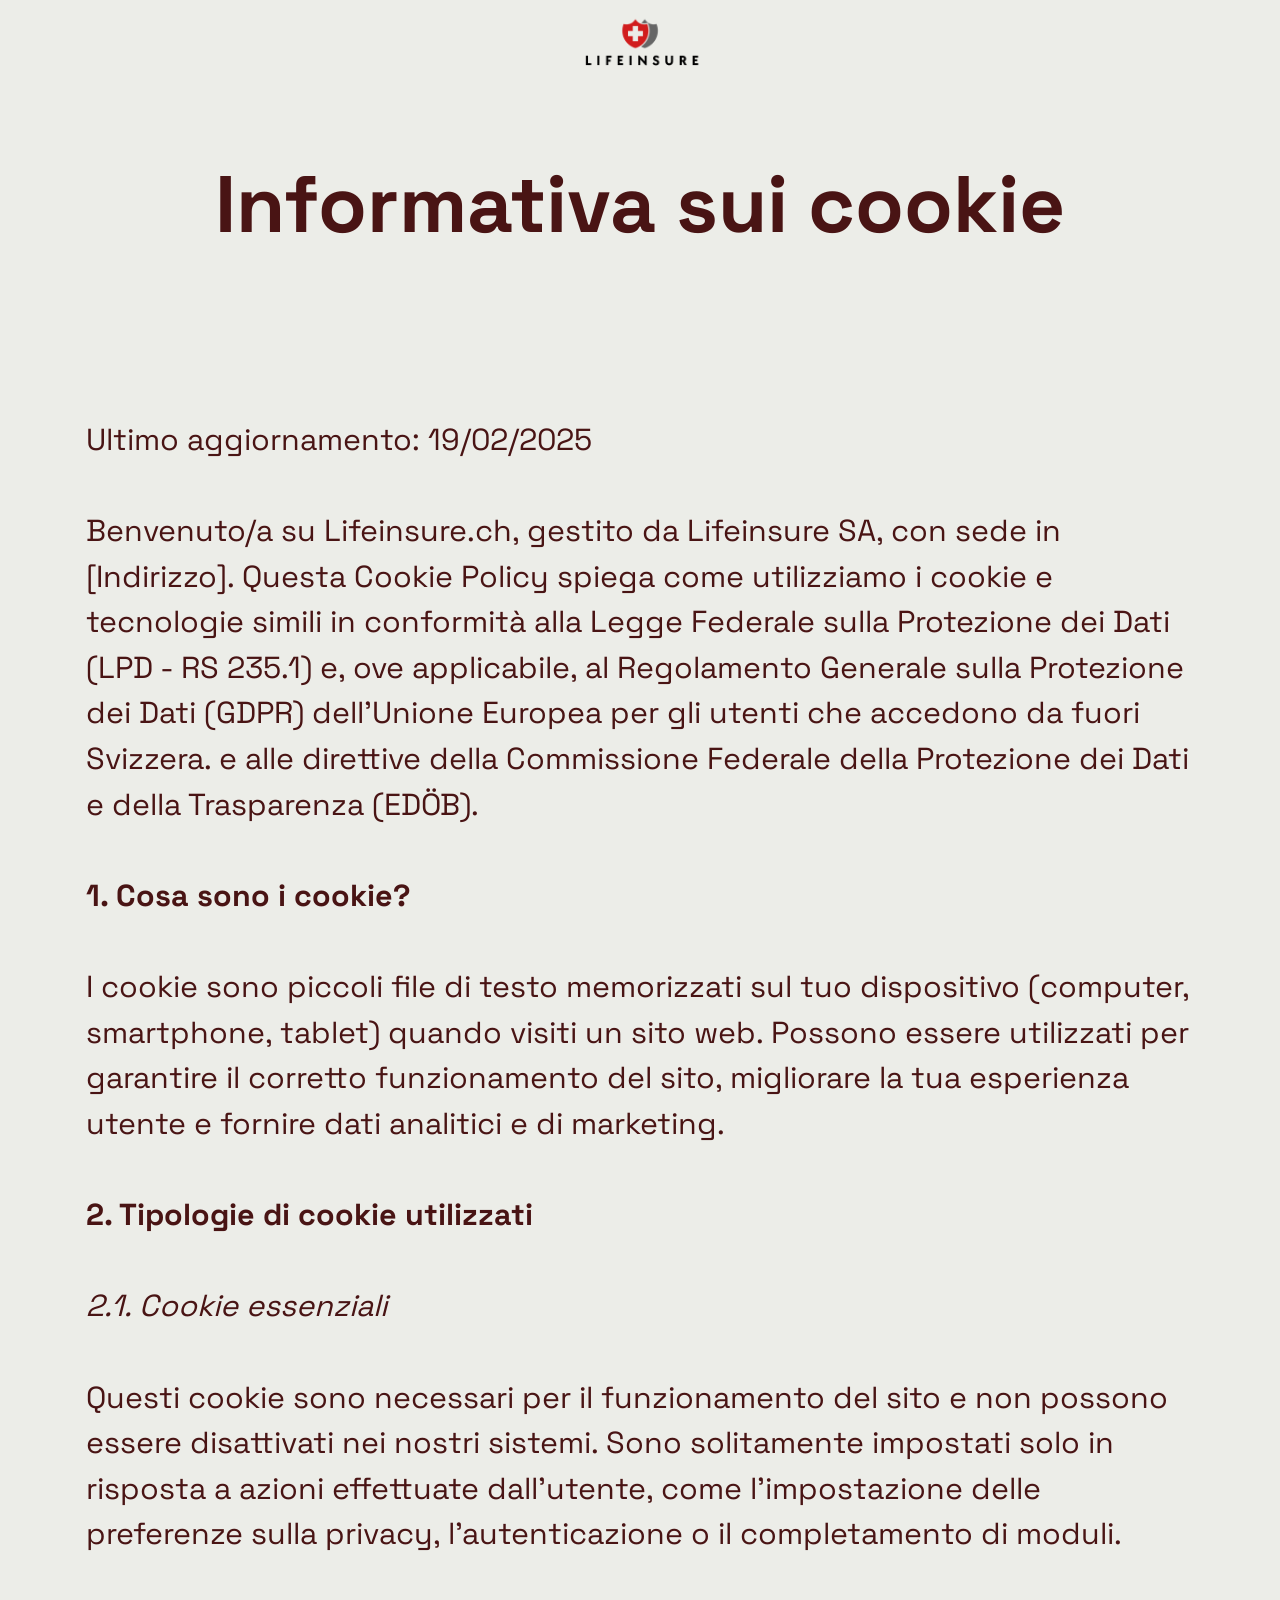
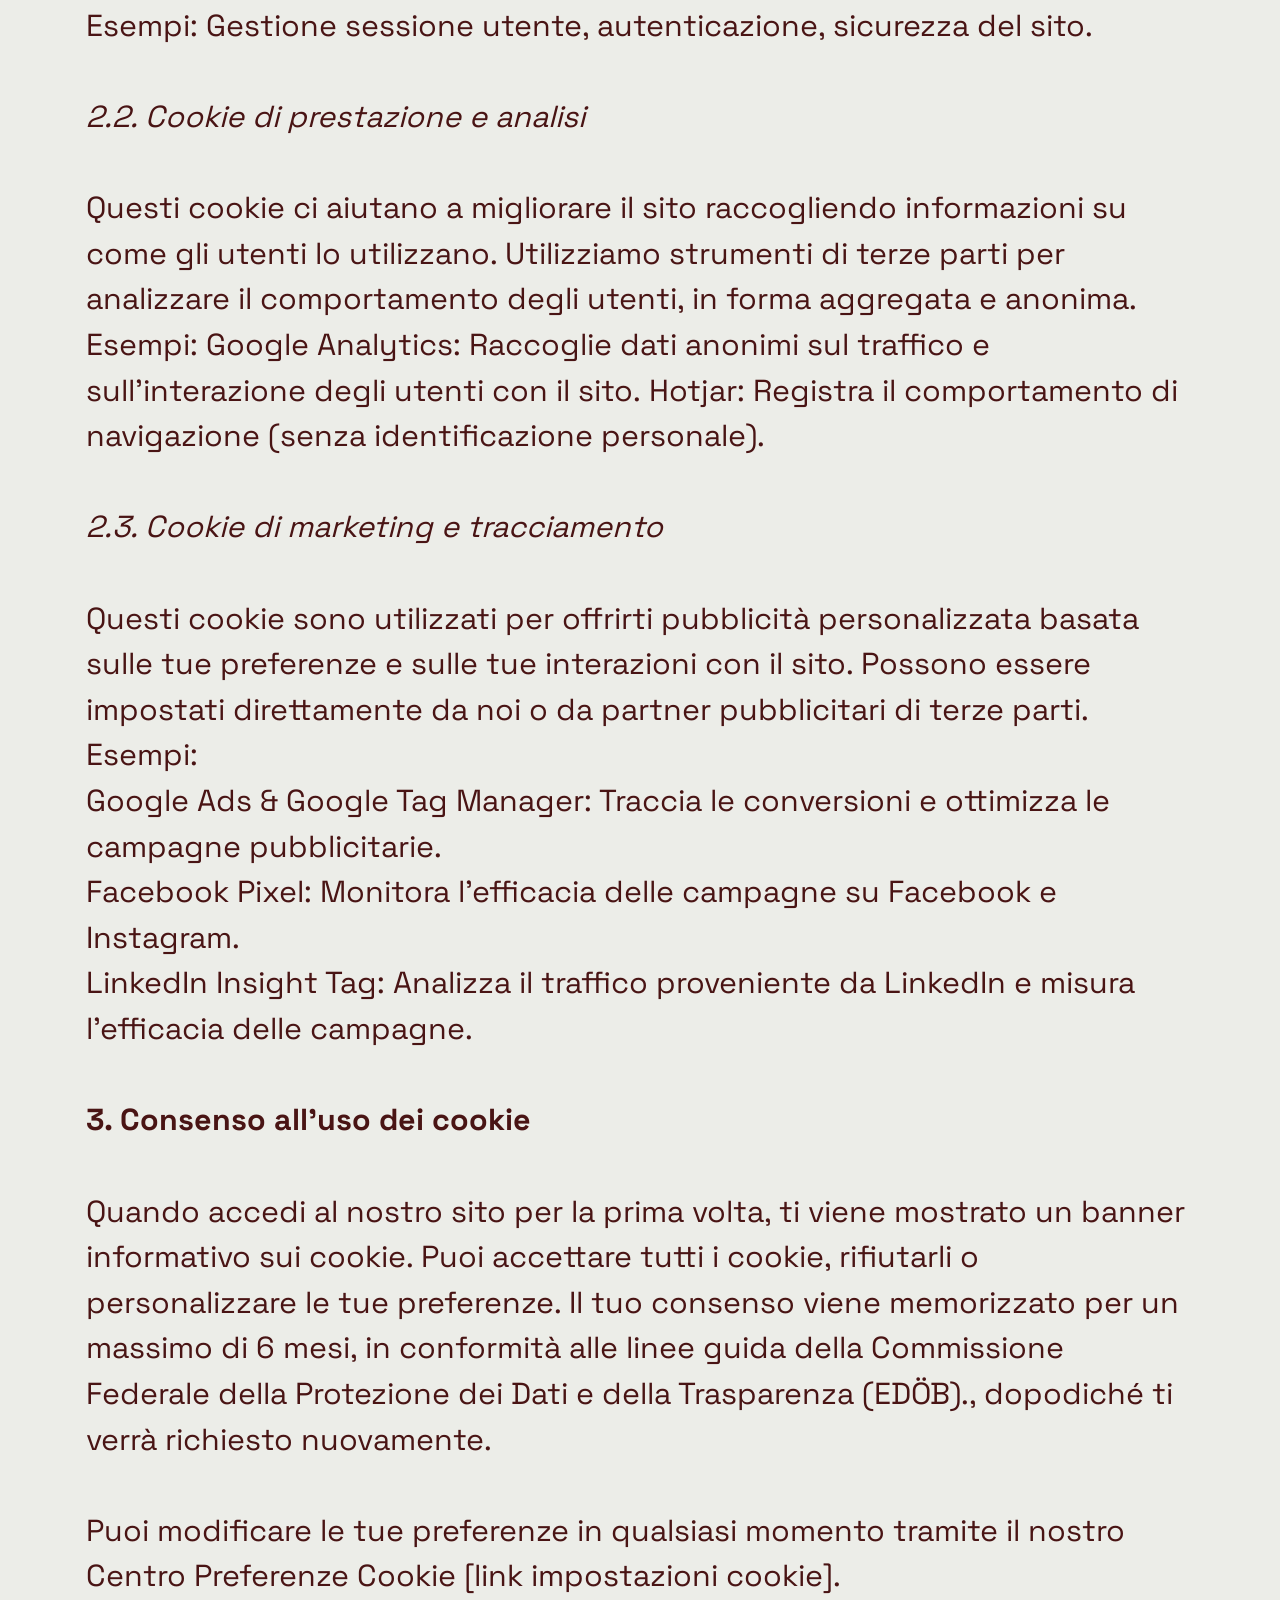
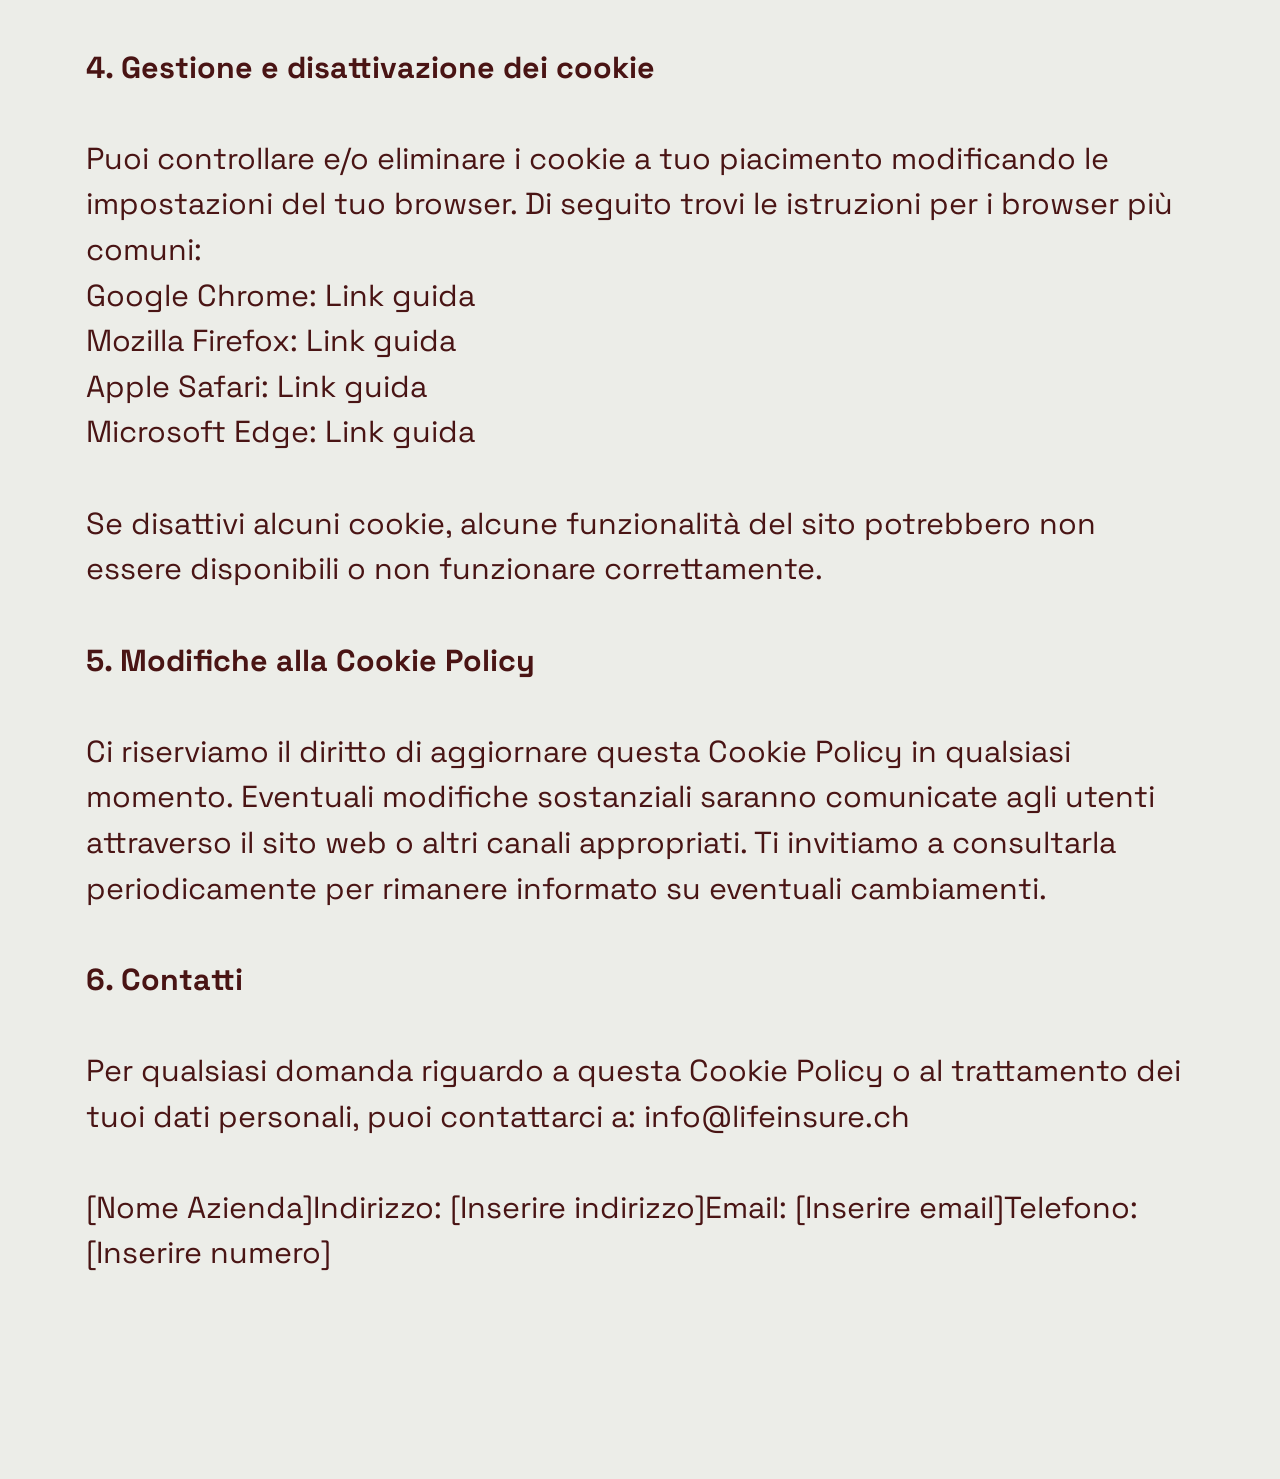
<file: cookie.html>
<!DOCTYPE html>
<html  lang="it">
<head>
  
  <meta charset="UTF-8">
  <meta http-equiv="X-UA-Compatible" content="IE=edge">
  
  <meta name="twitter:card" content="summary_large_image"/>
  <meta name="twitter:image:src" content="assets/images/cookie-meta.png">
  <meta property="og:image" content="assets/images/cookie-meta.png">
  <meta name="twitter:title" content="Cookie policy">
  <meta name="viewport" content="width=device-width, initial-scale=1, minimum-scale=1">
  <link rel="shortcut icon" href="assets/images/lifeinsure-1-172x172.png" type="image/x-icon">
  <meta name="description" content="Cookie policy - Calcolatore premio polizza vita decesso caso morte in Svizzera Ticino">
  
  
  <title>Cookie policy</title>
  <link rel="stylesheet" href="assets/bootstrap/css/bootstrap.min.css">
  <link rel="stylesheet" href="assets/bootstrap/css/bootstrap-grid.min.css">
  <link rel="stylesheet" href="assets/bootstrap/css/bootstrap-reboot.min.css">
  <link rel="stylesheet" href="assets/web/assets/gdpr-plugin/gdpr-styles.css">
  <link rel="stylesheet" href="assets/popup-overlay-plugin/style.css">
    <link rel="stylesheet" href="assets/dropdown/css/style.css">
  <link rel="stylesheet" href="assets/socicon/css/styles.css">
  <link rel="stylesheet" href="assets/theme/css/style.css">
  <link rel="preload" href="https://fonts.googleapis.com/css?family=Space+Grotesk:300,400,500,600,700&display=swap" as="style" onload="this.onload=null;this.rel='stylesheet'">
  <noscript><link rel="stylesheet" href="https://fonts.googleapis.com/css?family=Space+Grotesk:300,400,500,600,700&display=swap"></noscript>
  <link rel="preload" as="style" href="assets/mobirise/css/mbr-additional.css"><link rel="stylesheet" href="assets/mobirise/css/mbr-additional.css" type="text/css">

  
  
  

</head>
<body>
  
  <section data-bs-version="5.1" class="nichem5 menu menu1 cid-uDfPneUwjs" once="menu" id="menu01-32">
    
    <nav class="navbar navbar-dropdown navbar-expand-lg">
        <div class="container">
            <div class="navbar-brand">
                <span class="navbar-logo">
                    <a href="#">
                        <img src="assets/images/lifeinsure-1-172x172.png" alt="Lifeinsure home" style="height: 3.9rem;">
                    </a>
                </span>
                
            </div>
            
            
            

        </div>
    </nav>
</section>

<section data-bs-version="5.1" class="inspirem5 article4 cid-uDfoSwVGWr" id="article04-2x">
    

    
    
    <div class="container">
        <div class="row justify-content-center">
            <div class="title col-md-12 col-lg-12">
                <h3 class="mbr-section-title mbr-fonts-style align-center mb-4 display-1"><strong>Informativa sui cookie</strong></h3>
                <h4 class="mbr-section-subtitle align-center mbr-fonts-style mb-4 display-5"><div><br></div><br><div><br></div><div>Ultimo aggiornamento: 19/02/2025</div><div><br></div><div>Benvenuto/a su Lifeinsure.ch, gestito da Lifeinsure SA, con sede in [Indirizzo]. Questa Cookie Policy spiega come utilizziamo i cookie e tecnologie simili in conformità alla Legge Federale sulla Protezione dei Dati (LPD - RS 235.1) e, ove applicabile, al Regolamento Generale sulla Protezione dei Dati (GDPR) dell'Unione Europea per gli utenti che accedono da fuori Svizzera. e alle direttive della Commissione Federale della Protezione dei Dati e della Trasparenza (EDÖB).</div><div><br></div><div><strong>1. Cosa sono i cookie?</strong></div><div><br></div><div>I cookie sono piccoli file di testo memorizzati sul tuo dispositivo (computer, smartphone, tablet) quando visiti un sito web. Possono essere utilizzati per garantire il corretto funzionamento del sito, migliorare la tua esperienza utente e fornire dati analitici e di marketing.</div><div><br></div><div><strong>2. Tipologie di cookie utilizzati</strong></div><div><br></div><div><em>2.1. Cookie essenziali</em></div><div><br></div><div>Questi cookie sono necessari per il funzionamento del sito e non possono essere disattivati nei nostri sistemi. Sono solitamente impostati solo in risposta a azioni effettuate dall'utente, come l'impostazione delle preferenze sulla privacy, l'autenticazione o il completamento di moduli.</div><div><br></div><div>Esempi: Gestione sessione utente, autenticazione, sicurezza del sito.</div><div><em><br></em></div><div><em>2.2. Cookie di prestazione e analisi</em></div><div><br></div><div>Questi cookie ci aiutano a migliorare il sito raccogliendo informazioni su come gli utenti lo utilizzano. Utilizziamo strumenti di terze parti per analizzare il comportamento degli utenti, in forma aggregata e anonima.</div><div>Esempi: Google Analytics: Raccoglie dati anonimi sul traffico e sull'interazione degli utenti con il sito.&nbsp;<span style="font-size: 1.9rem;">Hotjar: Registra il comportamento di navigazione (senza identificazione personale).</span></div><div><br></div><div><em>2.3. Cookie di marketing e tracciamento</em></div><div><br></div><div>Questi cookie sono utilizzati per offrirti pubblicità personalizzata basata sulle tue preferenze e sulle tue interazioni con il sito. Possono essere impostati direttamente da noi o da partner pubblicitari di terze parti.</div><div>Esempi:&nbsp;</div><div>Google Ads &amp; Google Tag Manager: Traccia le conversioni e ottimizza le campagne pubblicitarie.</div><div>Facebook Pixel: Monitora l'efficacia delle campagne su Facebook e Instagram.</div><div>LinkedIn Insight Tag: Analizza il traffico proveniente da LinkedIn e misura l'efficacia delle campagne.</div><div><strong><br></strong></div><div><strong>3. Consenso all’uso dei cookie</strong></div><div><br></div><div>Quando accedi al nostro sito per la prima volta, ti viene mostrato un banner informativo sui cookie. Puoi accettare tutti i cookie, rifiutarli o personalizzare le tue preferenze. Il tuo consenso viene memorizzato per un massimo di 6 mesi, in conformità alle linee guida della Commissione Federale della Protezione dei Dati e della Trasparenza (EDÖB)., dopodiché ti verrà richiesto nuovamente.</div><div><br></div><div>Puoi modificare le tue preferenze in qualsiasi momento tramite il nostro Centro Preferenze Cookie [link impostazioni cookie].</div><div><br></div><div><strong>4. Gestione e disattivazione dei cookie</strong></div><div><br></div><div>Puoi controllare e/o eliminare i cookie a tuo piacimento modificando le impostazioni del tuo browser. Di seguito trovi le istruzioni per i browser più comuni:</div><div>Google Chrome: Link guida</div><div>Mozilla Firefox: Link guida</div><div>Apple Safari: Link guida</div><div>Microsoft Edge: Link guida</div><div><br></div><div>Se disattivi alcuni cookie, alcune funzionalità del sito potrebbero non essere disponibili o non funzionare correttamente.</div><div><br></div><div><strong>5. Modifiche alla Cookie Policy</strong></div><div><br></div><div>Ci riserviamo il diritto di aggiornare questa Cookie Policy in qualsiasi momento. Eventuali modifiche sostanziali saranno comunicate agli utenti attraverso il sito web o altri canali appropriati. Ti invitiamo a consultarla periodicamente per rimanere informato su eventuali cambiamenti.</div><div><br></div><div><strong>6. Contatti</strong></div><div><br></div><div>Per qualsiasi domanda riguardo a questa Cookie Policy o al trattamento dei tuoi dati personali, puoi contattarci a: info@lifeinsure.ch</div><div><br></div><div>[Nome Azienda]Indirizzo: [Inserire indirizzo]Email: [Inserire email]Telefono: [Inserire numero]</div><div><br></div><div><br></div></h4>
                
            </div>
        </div>
    </div>
</section>


<script src="assets/bootstrap/js/bootstrap.bundle.min.js"></script>
  <script src="assets/smoothscroll/smooth-scroll.js"></script>
  <script src="assets/ytplayer/index.js"></script>
      <script src="assets/dropdown/js/navbar-dropdown.js"></script>
  <script src="assets/theme/js/script.js"></script>
  
  
  

</body>
</html>
</file>
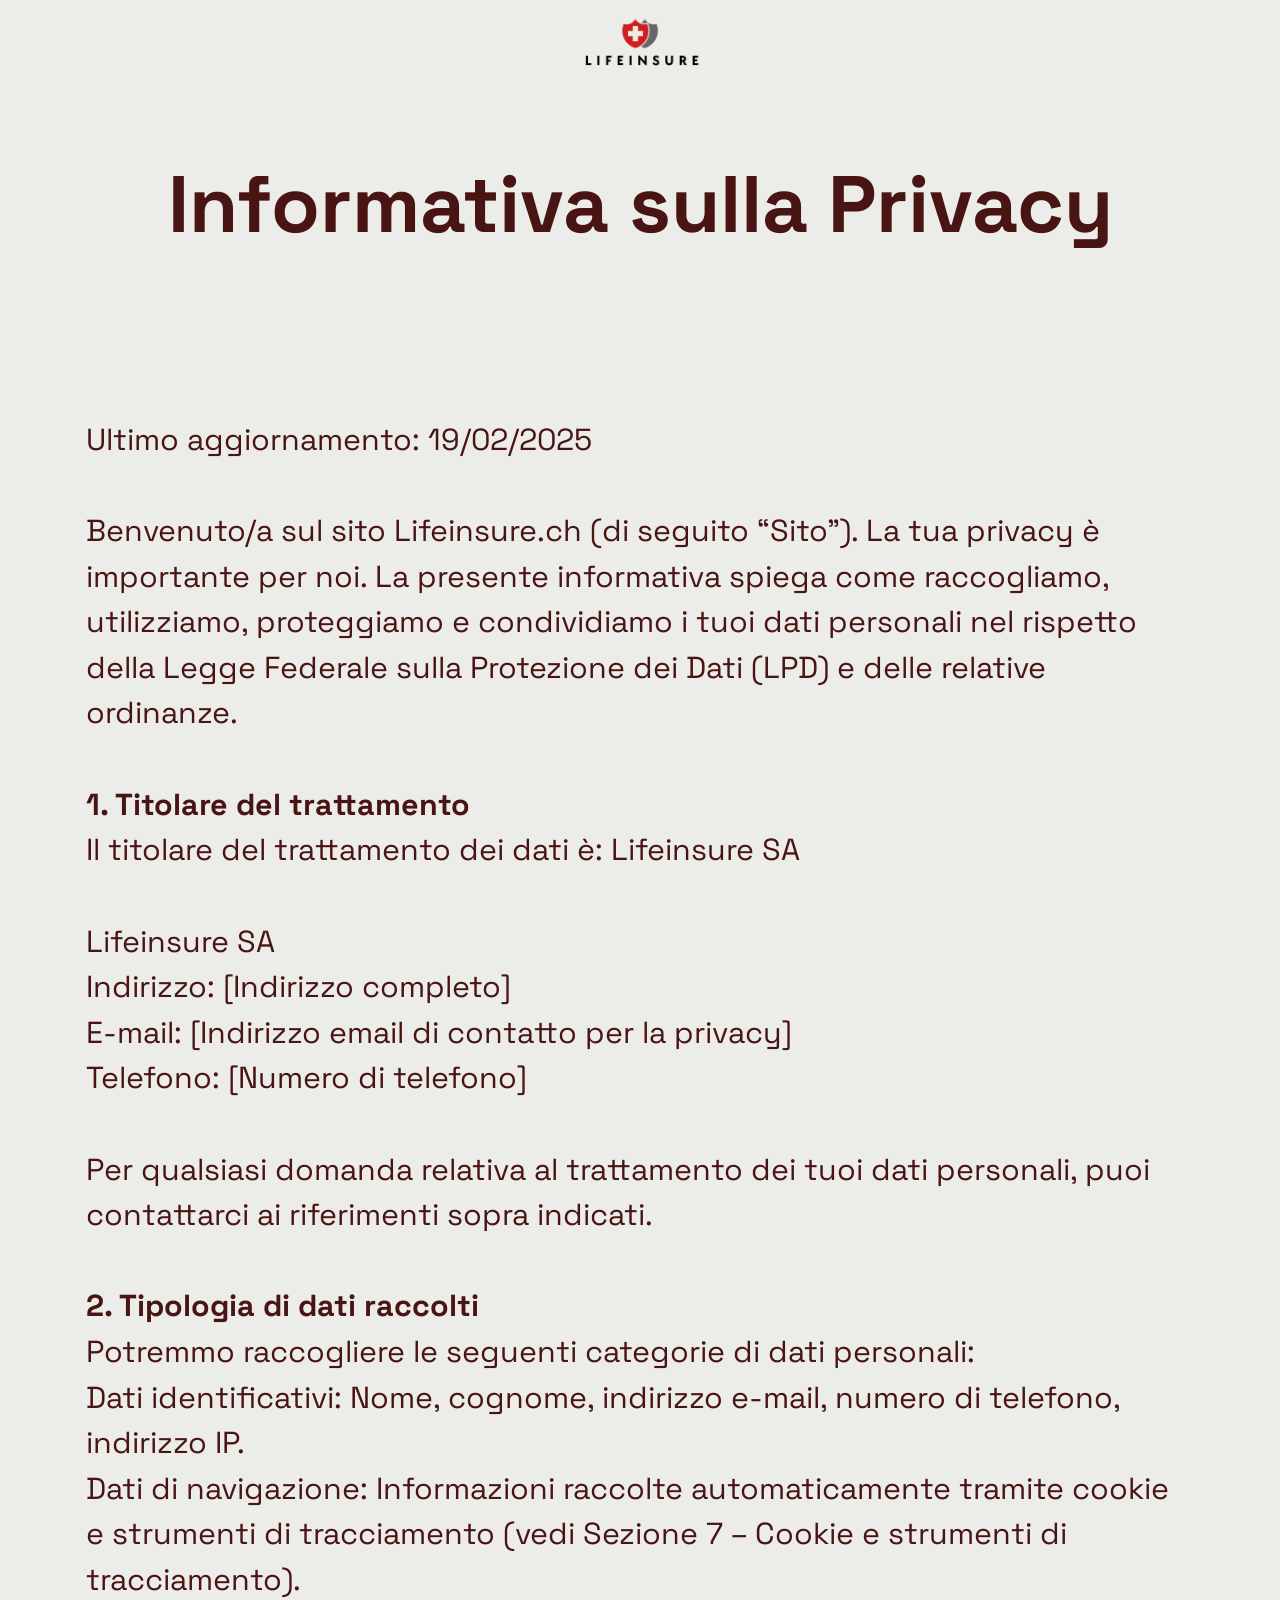
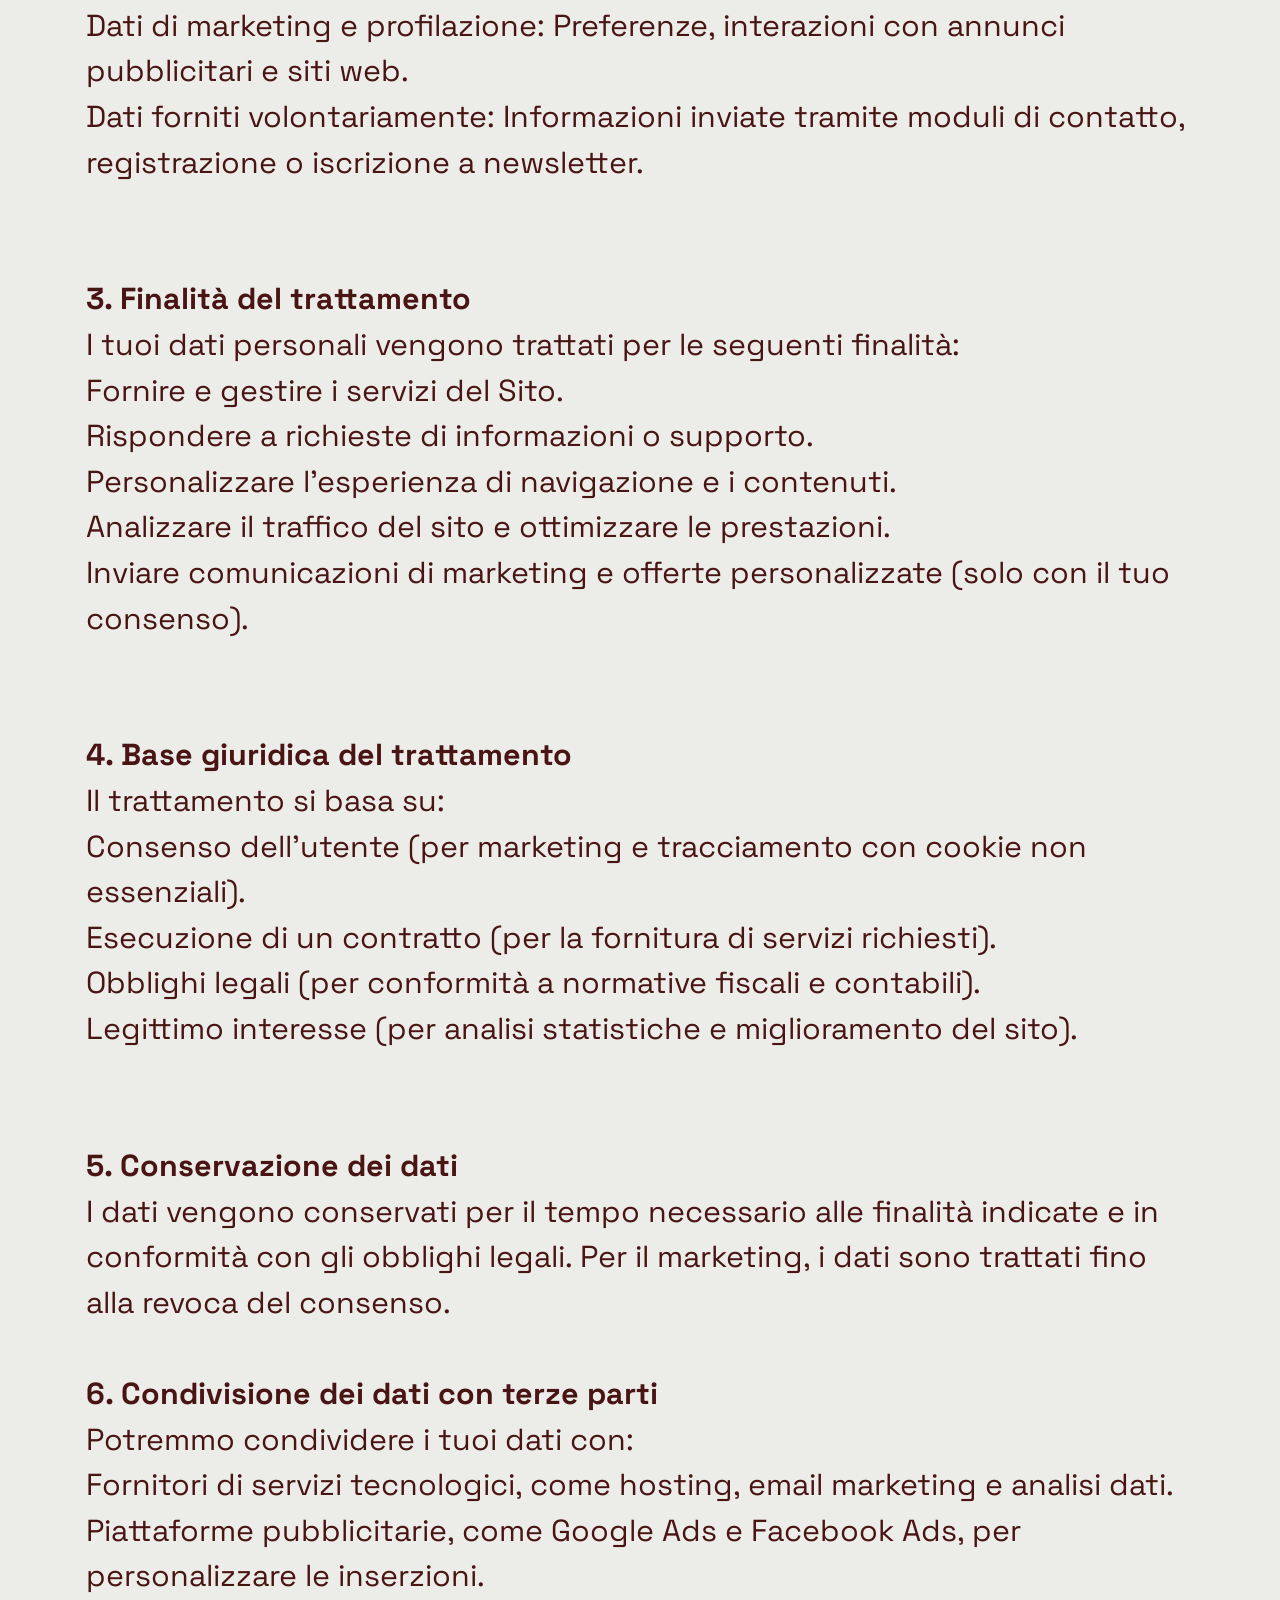
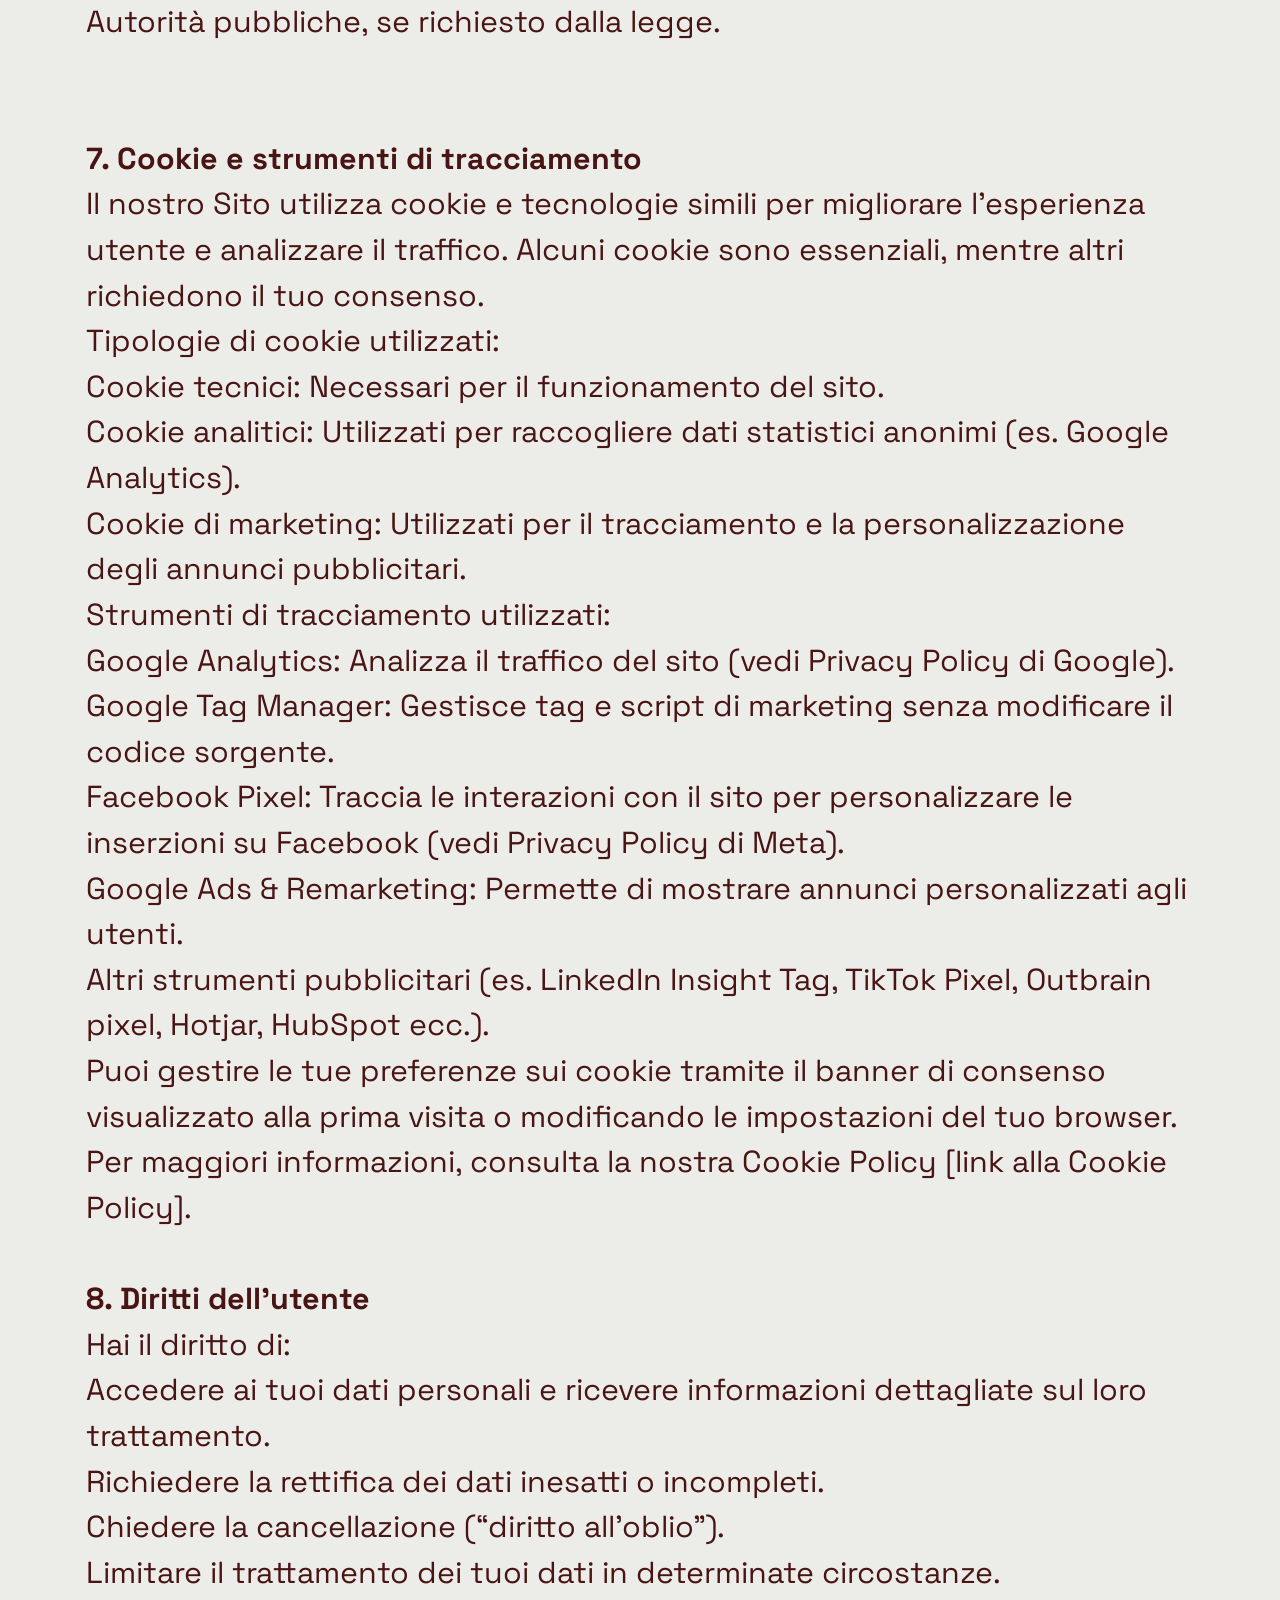
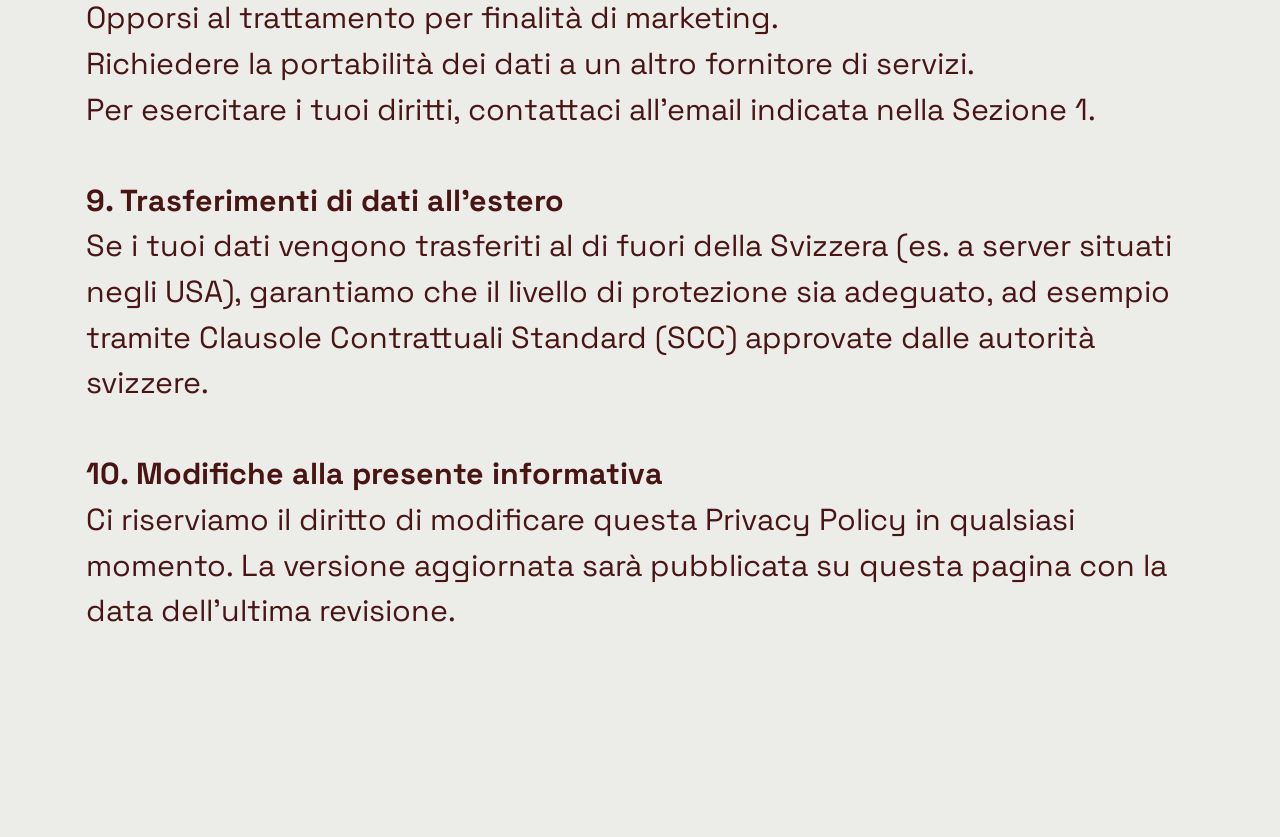
<file: privacy.html>
<!DOCTYPE html>
<html  lang="it">
<head>
  
  <meta charset="UTF-8">
  <meta http-equiv="X-UA-Compatible" content="IE=edge">
  
  <meta name="twitter:card" content="summary_large_image"/>
  <meta name="twitter:image:src" content="assets/images/privacy-meta.png">
  <meta property="og:image" content="assets/images/privacy-meta.png">
  <meta name="twitter:title" content="Privacy policy">
  <meta name="viewport" content="width=device-width, initial-scale=1, minimum-scale=1">
  <link rel="shortcut icon" href="assets/images/lifeinsure-1-172x172.png" type="image/x-icon">
  <meta name="description" content="Privacy policy - Calcolatore premio polizza vita decesso caso morte in Svizzera Ticino">
  
  
  <title>Privacy policy</title>
  <link rel="stylesheet" href="assets/bootstrap/css/bootstrap.min.css">
  <link rel="stylesheet" href="assets/bootstrap/css/bootstrap-grid.min.css">
  <link rel="stylesheet" href="assets/bootstrap/css/bootstrap-reboot.min.css">
  <link rel="stylesheet" href="assets/web/assets/gdpr-plugin/gdpr-styles.css">
  <link rel="stylesheet" href="assets/popup-overlay-plugin/style.css">
    <link rel="stylesheet" href="assets/dropdown/css/style.css">
  <link rel="stylesheet" href="assets/socicon/css/styles.css">
  <link rel="stylesheet" href="assets/theme/css/style.css">
  <link rel="preload" href="https://fonts.googleapis.com/css?family=Space+Grotesk:300,400,500,600,700&display=swap" as="style" onload="this.onload=null;this.rel='stylesheet'">
  <noscript><link rel="stylesheet" href="https://fonts.googleapis.com/css?family=Space+Grotesk:300,400,500,600,700&display=swap"></noscript>
  <link rel="preload" as="style" href="assets/mobirise/css/mbr-additional.css"><link rel="stylesheet" href="assets/mobirise/css/mbr-additional.css" type="text/css">

  
  
  

</head>
<body>
  
  <section data-bs-version="5.1" class="nichem5 menu menu1 cid-uDfPneUwjs" once="menu" id="menu01-32">
    
    <nav class="navbar navbar-dropdown navbar-expand-lg">
        <div class="container">
            <div class="navbar-brand">
                <span class="navbar-logo">
                    <a href="#">
                        <img src="assets/images/lifeinsure-1-172x172.png" alt="Lifeinsure home" style="height: 3.9rem;">
                    </a>
                </span>
                
            </div>
            
            
            

        </div>
    </nav>
</section>

<section data-bs-version="5.1" class="inspirem5 article4 cid-uDfk1SnT5g" id="article04-2u">
    

    
    
    <div class="container">
        <div class="row justify-content-center">
            <div class="title col-md-12 col-lg-12">
                <h3 class="mbr-section-title mbr-fonts-style align-center mb-4 display-1"><strong>Informativa sulla Privacy</strong></h3>
                <h4 class="mbr-section-subtitle align-center mbr-fonts-style mb-4 display-5"><div><br></div><br><div><br></div><div>Ultimo aggiornamento: 19/02/2025</div><div><br></div><div>Benvenuto/a sul sito Lifeinsure.ch (di seguito “Sito”). La tua privacy è importante per noi. La presente informativa spiega come raccogliamo, utilizziamo, proteggiamo e condividiamo i tuoi dati personali nel rispetto della Legge Federale sulla Protezione dei Dati (LPD) e delle relative ordinanze.</div><div><strong><br></strong></div><div><strong>1. Titolare del trattamento</strong></div><div>Il titolare del trattamento dei dati è: Lifeinsure SA</div><div><br></div><div>Lifeinsure SA</div><div>Indirizzo: [Indirizzo completo]</div><div>E-mail: [Indirizzo email di contatto per la privacy]</div><div>Telefono: [Numero di telefono]</div><div><br></div><div>Per qualsiasi domanda relativa al trattamento dei tuoi dati personali, puoi contattarci ai riferimenti sopra indicati.</div><div><strong><br></strong></div><div><strong>2. Tipologia di dati raccolti</strong></div><div>Potremmo raccogliere le seguenti categorie di dati personali:</div><div>Dati identificativi: Nome, cognome, indirizzo e-mail, numero di telefono, indirizzo IP.</div><div>Dati di navigazione: Informazioni raccolte automaticamente tramite cookie e strumenti di tracciamento (vedi Sezione 7 – Cookie e strumenti di tracciamento).</div><div>Dati di marketing e profilazione: Preferenze, interazioni con annunci pubblicitari e siti web.</div><div>Dati forniti volontariamente: Informazioni inviate tramite moduli di contatto, registrazione o iscrizione a newsletter.</div><br><div><br></div><div><strong>3. Finalità del trattamento</strong></div><div>I tuoi dati personali vengono trattati per le seguenti finalità:</div><div>Fornire e gestire i servizi del Sito.</div><div>Rispondere a richieste di informazioni o supporto.</div><div>Personalizzare l’esperienza di navigazione e i contenuti.</div><div>Analizzare il traffico del sito e ottimizzare le prestazioni.</div><div>Inviare comunicazioni di marketing e offerte personalizzate (solo con il tuo consenso).</div><br><div><br></div><div><strong>4. Base giuridica del trattamento</strong></div><div>Il trattamento si basa su:</div><div>Consenso dell’utente (per marketing e tracciamento con cookie non essenziali).</div><div>Esecuzione di un contratto (per la fornitura di servizi richiesti).</div><div>Obblighi legali (per conformità a normative fiscali e contabili).</div><div>Legittimo interesse (per analisi statistiche e miglioramento del sito).</div><br><div><br></div><div><strong>5. Conservazione dei dati</strong></div><div>I dati vengono conservati per il tempo necessario alle finalità indicate e in conformità con gli obblighi legali. Per il marketing, i dati sono trattati fino alla revoca del consenso.</div><div><br></div><div><strong>6. Condivisione dei dati con terze parti</strong></div><div>Potremmo condividere i tuoi dati con:</div><div>Fornitori di servizi tecnologici, come hosting, email marketing e analisi dati.</div><div>Piattaforme pubblicitarie, come Google Ads e Facebook Ads, per personalizzare le inserzioni.</div><div>Autorità pubbliche, se richiesto dalla legge.</div><br><div><br></div><div><strong>7. Cookie e strumenti di tracciamento</strong></div><div>Il nostro Sito utilizza cookie e tecnologie simili per migliorare l’esperienza utente e analizzare il traffico. Alcuni cookie sono essenziali, mentre altri richiedono il tuo consenso.</div><div>Tipologie di cookie utilizzati:</div><div>Cookie tecnici: Necessari per il funzionamento del sito.</div><div>Cookie analitici: Utilizzati per raccogliere dati statistici anonimi (es. Google Analytics).</div><div>Cookie di marketing: Utilizzati per il tracciamento e la personalizzazione degli annunci pubblicitari.</div><div>Strumenti di tracciamento utilizzati:</div><div>Google Analytics: Analizza il traffico del sito (vedi Privacy Policy di Google).</div><div>Google Tag Manager: Gestisce tag e script di marketing senza modificare il codice sorgente.</div><div>Facebook Pixel: Traccia le interazioni con il sito per personalizzare le inserzioni su Facebook (vedi Privacy Policy di Meta).</div><div>Google Ads &amp; Remarketing: Permette di mostrare annunci personalizzati agli utenti.</div><div>Altri strumenti pubblicitari (es. LinkedIn Insight Tag, TikTok Pixel, Outbrain pixel, Hotjar, HubSpot ecc.).</div><div>Puoi gestire le tue preferenze sui cookie tramite il banner di consenso visualizzato alla prima visita o modificando le impostazioni del tuo browser. Per maggiori informazioni, consulta la nostra Cookie Policy [link alla Cookie Policy].</div><div><br></div><div><strong>8. Diritti dell’utente</strong></div><div>Hai il diritto di:</div><div>Accedere ai tuoi dati personali e ricevere informazioni dettagliate sul loro trattamento.</div><div>Richiedere la rettifica dei dati inesatti o incompleti.</div><div>Chiedere la cancellazione (“diritto all’oblio”).</div><div>Limitare il trattamento dei tuoi dati in determinate circostanze.</div><div>Opporsi al trattamento per finalità di marketing.</div><div>Richiedere la portabilità dei dati a un altro fornitore di servizi.</div><div>Per esercitare i tuoi diritti, contattaci all’email indicata nella Sezione 1.</div><div><strong><br></strong></div><div><strong>9. Trasferimenti di dati all'estero</strong></div><div>Se i tuoi dati vengono trasferiti al di fuori della Svizzera (es. a server situati negli USA), garantiamo che il livello di protezione sia adeguato, ad esempio tramite Clausole Contrattuali Standard (SCC) approvate dalle autorità svizzere.</div><div><br></div><div><strong>10. Modifiche alla presente informativa</strong></div><div>Ci riserviamo il diritto di modificare questa Privacy Policy in qualsiasi momento. La versione aggiornata sarà pubblicata su questa pagina con la data dell’ultima revisione.</div><div><br></div><div><br></div></h4>
                
            </div>
        </div>
    </div>
</section>


<script src="assets/bootstrap/js/bootstrap.bundle.min.js"></script>
  <script src="assets/smoothscroll/smooth-scroll.js"></script>
  <script src="assets/ytplayer/index.js"></script>
      <script src="assets/dropdown/js/navbar-dropdown.js"></script>
  <script src="assets/theme/js/script.js"></script>
  
  
  

</body>
</html>
</file>
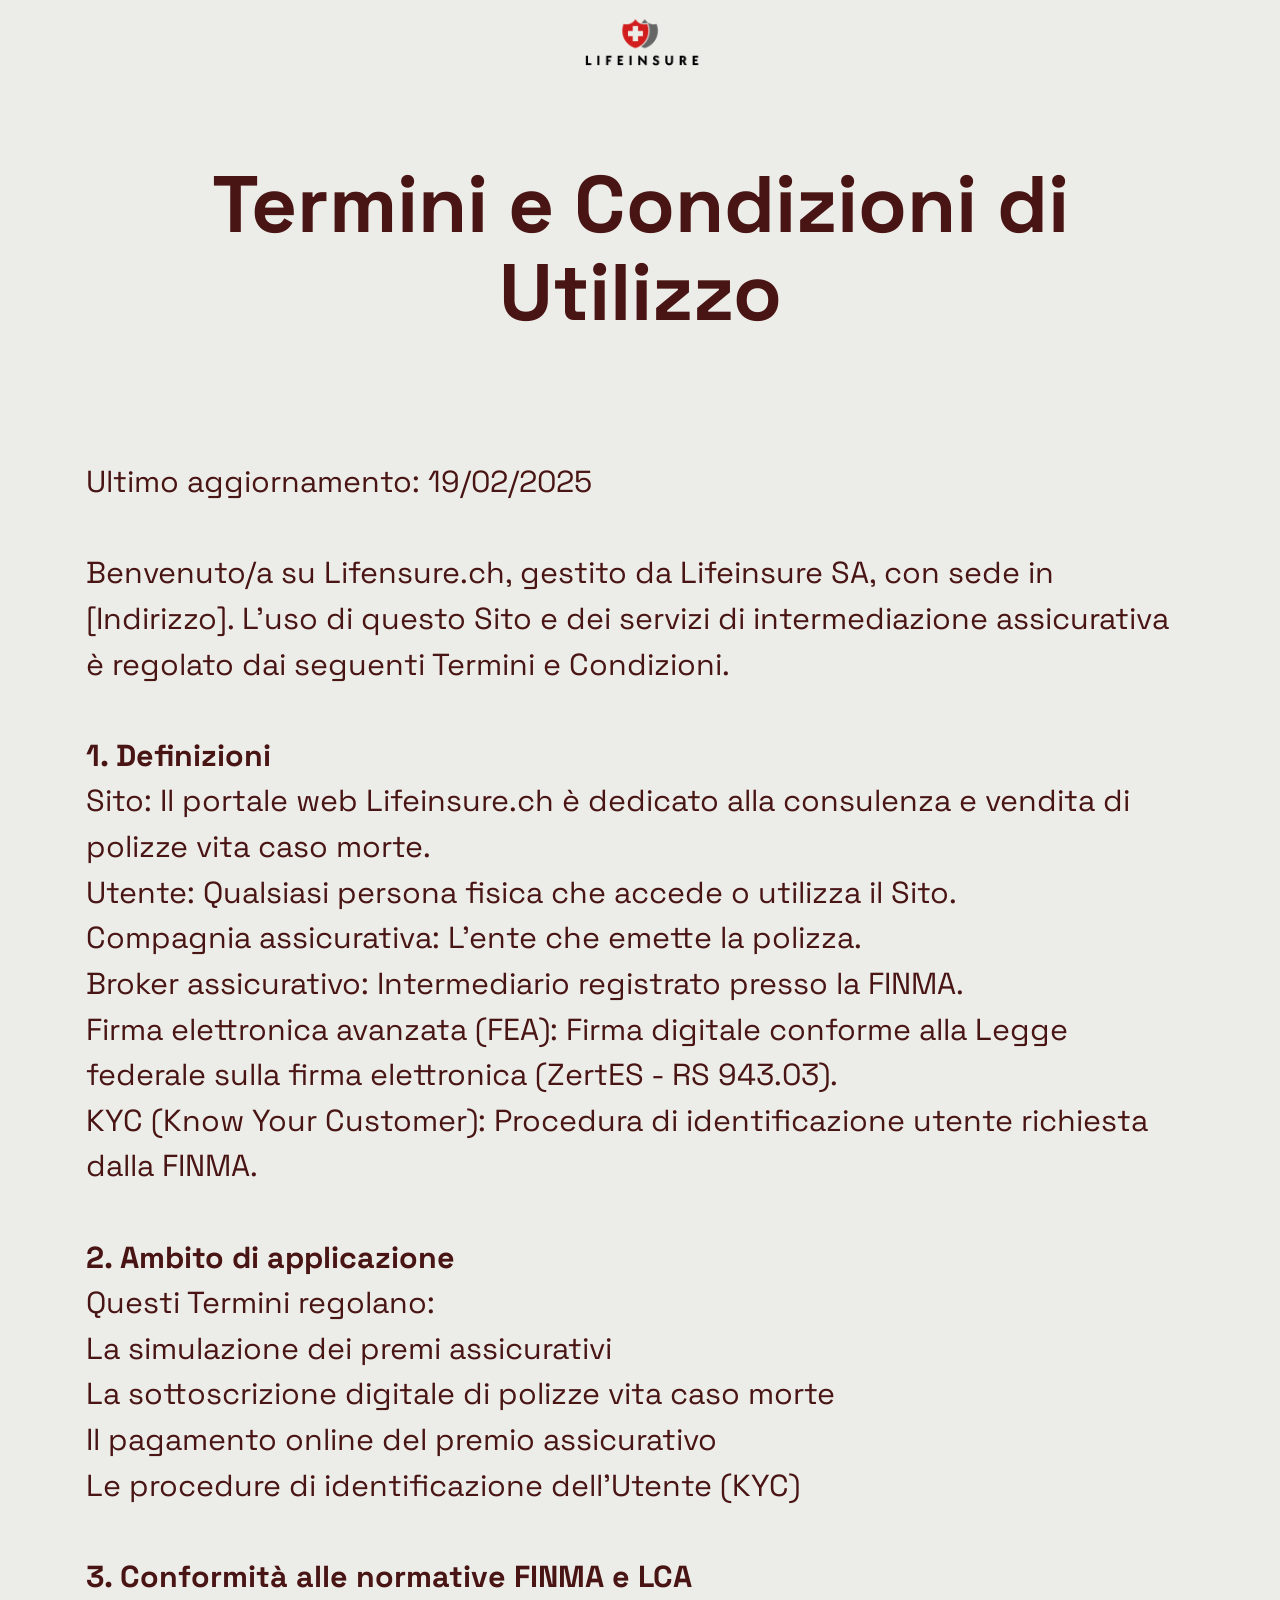
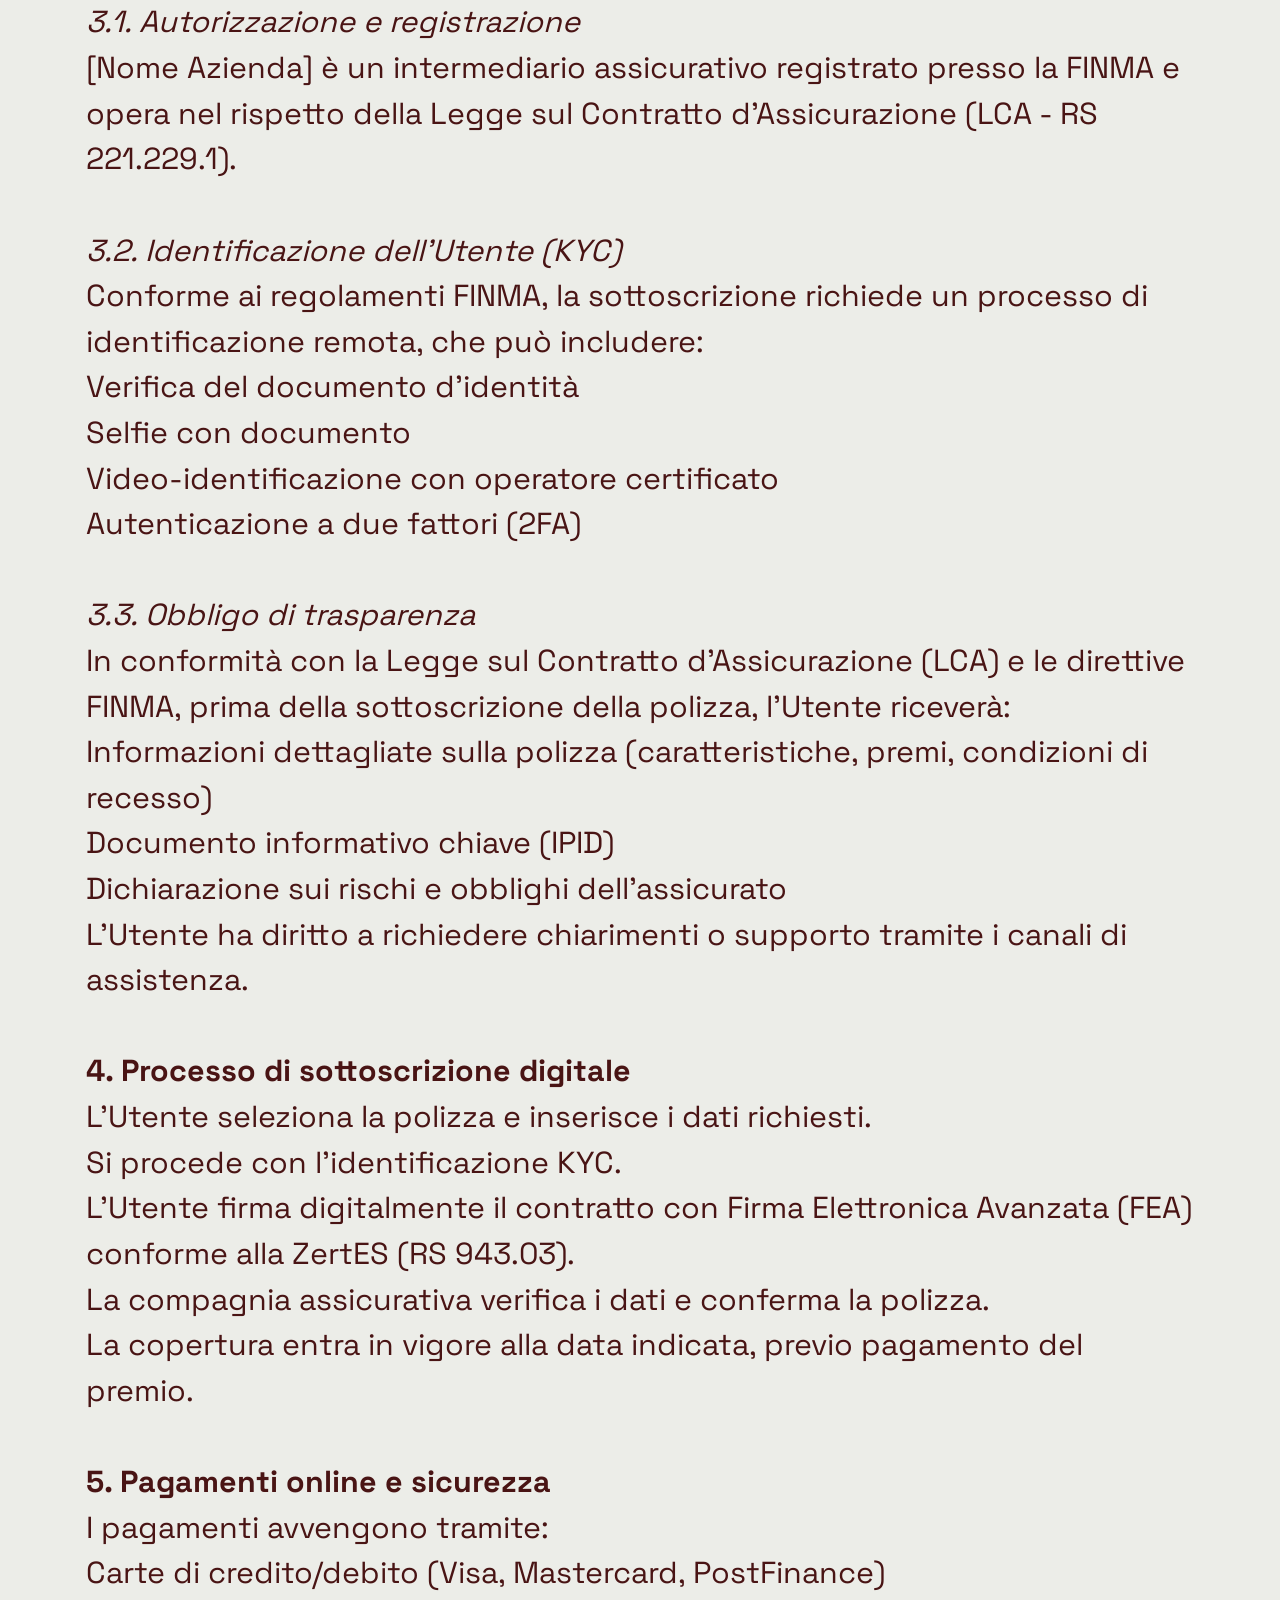
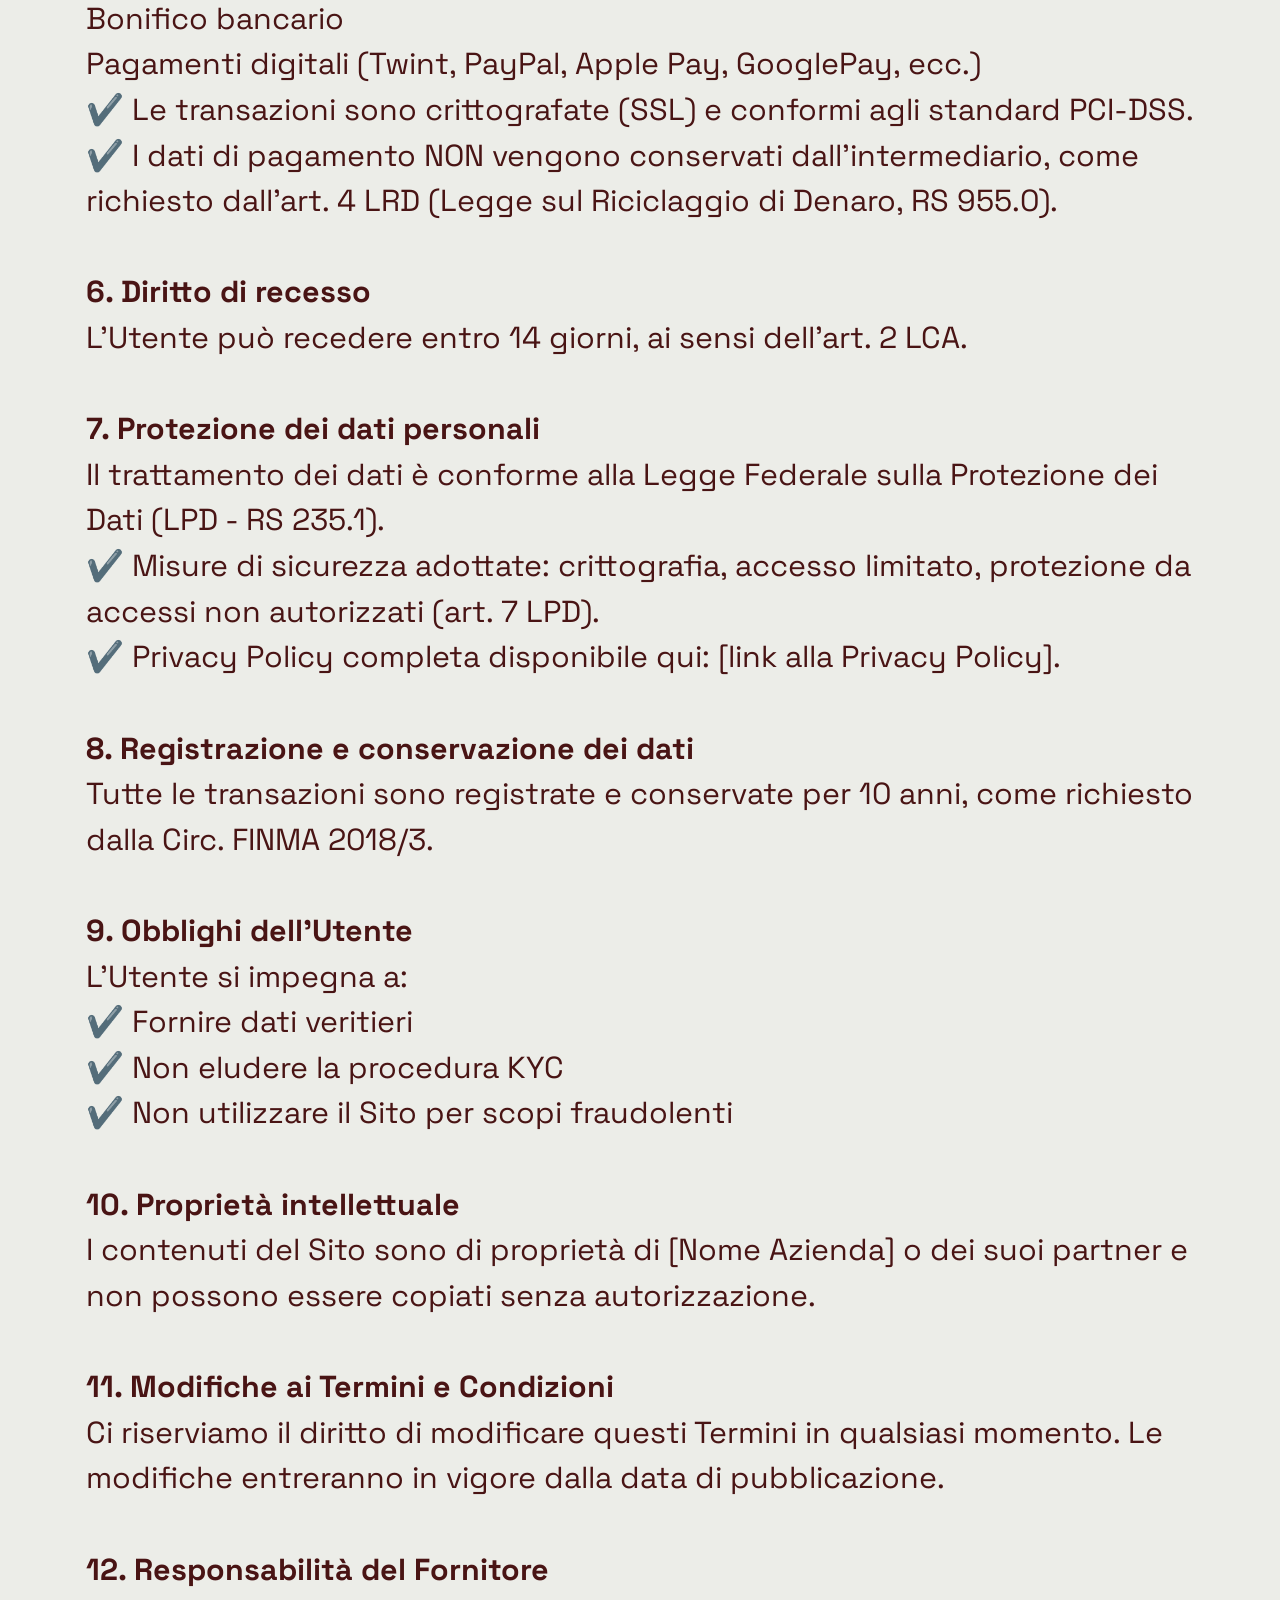
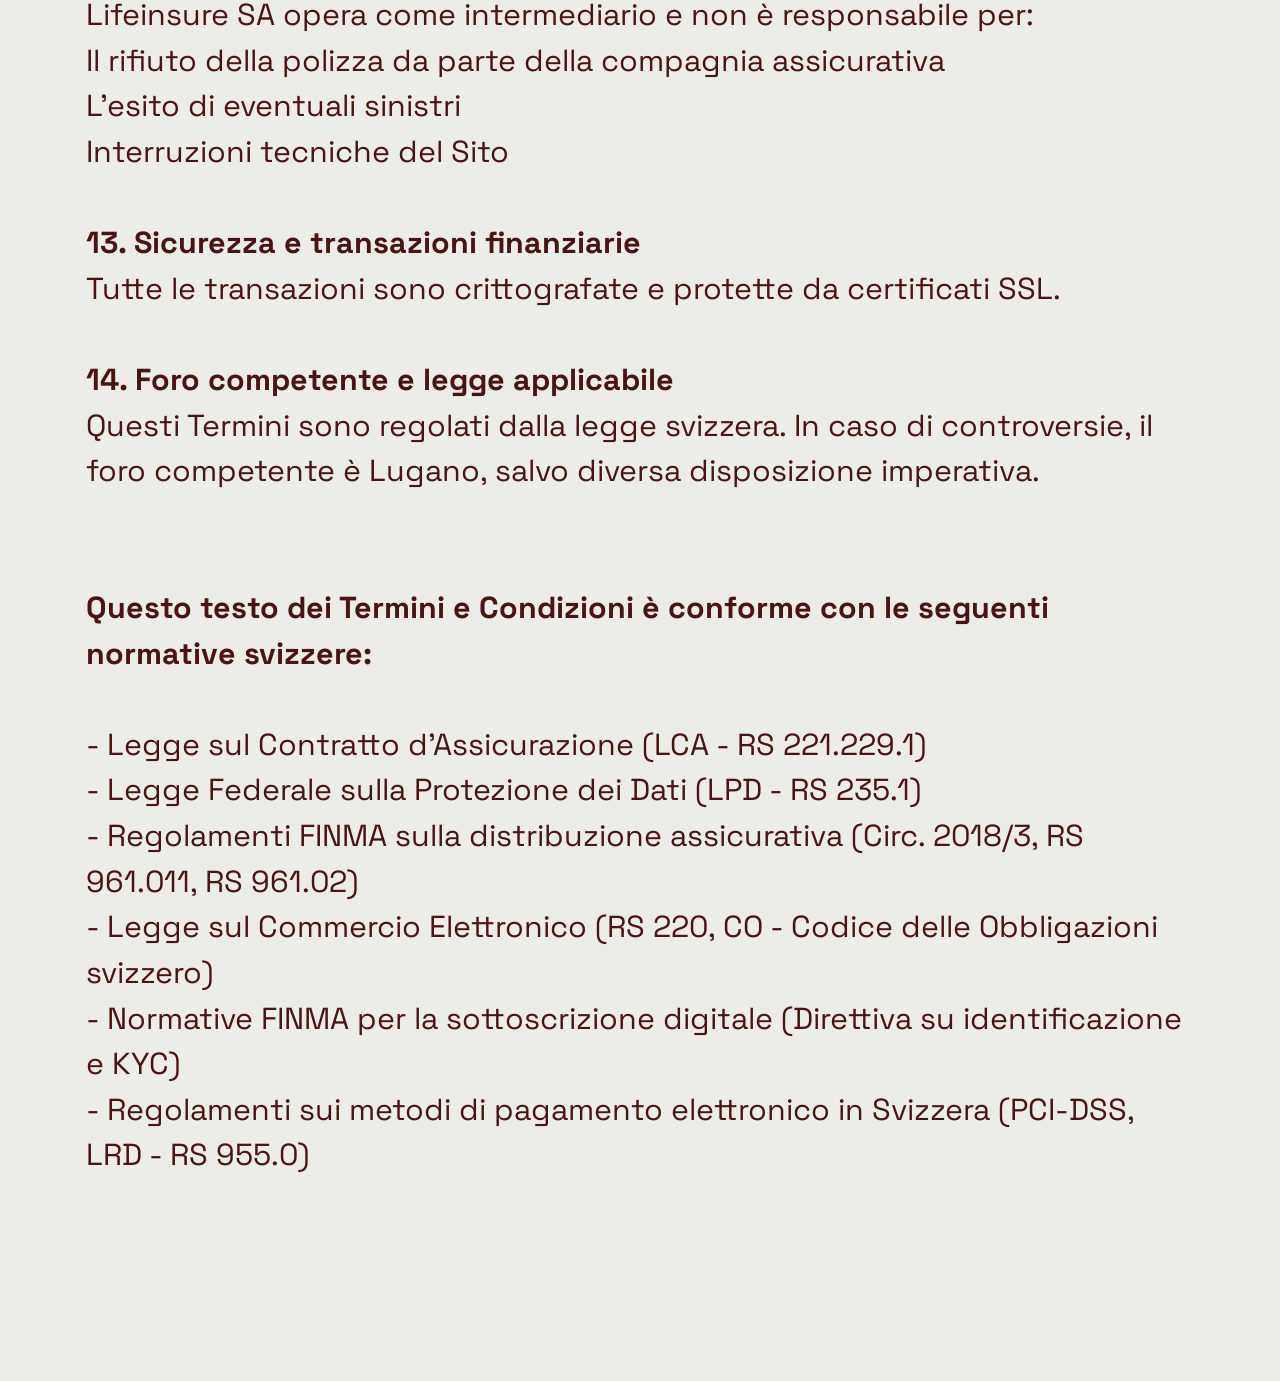
<file: termini-condizioni.html>
<!DOCTYPE html>
<html  lang="it">
<head>
  
  <meta charset="UTF-8">
  <meta http-equiv="X-UA-Compatible" content="IE=edge">
  
  <meta name="twitter:card" content="summary_large_image"/>
  <meta name="twitter:image:src" content="assets/images/termini-condizioni-meta.png">
  <meta property="og:image" content="assets/images/termini-condizioni-meta.png">
  <meta name="twitter:title" content="Termini &amp; Condizioni">
  <meta name="viewport" content="width=device-width, initial-scale=1, minimum-scale=1">
  <link rel="shortcut icon" href="assets/images/lifeinsure-1-172x172.png" type="image/x-icon">
  <meta name="description" content="Termini e condizioni - Calcolatore premio polizza vita decesso caso morte in Svizzera Ticino">
  
  
  <title>Termini &amp; Condizioni</title>
  <link rel="stylesheet" href="assets/bootstrap/css/bootstrap.min.css">
  <link rel="stylesheet" href="assets/bootstrap/css/bootstrap-grid.min.css">
  <link rel="stylesheet" href="assets/bootstrap/css/bootstrap-reboot.min.css">
  <link rel="stylesheet" href="assets/web/assets/gdpr-plugin/gdpr-styles.css">
  <link rel="stylesheet" href="assets/popup-overlay-plugin/style.css">
    <link rel="stylesheet" href="assets/dropdown/css/style.css">
  <link rel="stylesheet" href="assets/socicon/css/styles.css">
  <link rel="stylesheet" href="assets/theme/css/style.css">
  <link rel="preload" href="https://fonts.googleapis.com/css?family=Space+Grotesk:300,400,500,600,700&display=swap" as="style" onload="this.onload=null;this.rel='stylesheet'">
  <noscript><link rel="stylesheet" href="https://fonts.googleapis.com/css?family=Space+Grotesk:300,400,500,600,700&display=swap"></noscript>
  <link rel="preload" as="style" href="assets/mobirise/css/mbr-additional.css"><link rel="stylesheet" href="assets/mobirise/css/mbr-additional.css" type="text/css">

  
  
  

</head>
<body>
  
  <section data-bs-version="5.1" class="nichem5 menu menu1 cid-uDfPneUwjs" once="menu" id="menu01-32">
    
    <nav class="navbar navbar-dropdown navbar-expand-lg">
        <div class="container">
            <div class="navbar-brand">
                <span class="navbar-logo">
                    <a href="#">
                        <img src="assets/images/lifeinsure-1-172x172.png" alt="Lifeinsure home" style="height: 3.9rem;">
                    </a>
                </span>
                
            </div>
            
            
            

        </div>
    </nav>
</section>

<section data-bs-version="5.1" class="inspirem5 article4 cid-uDfbOpSumv" id="article04-2s">
    

    
    
    <div class="container">
        <div class="row justify-content-center">
            <div class="title col-md-12 col-lg-12">
                <h3 class="mbr-section-title mbr-fonts-style align-center mb-4 display-1"><strong>Termini e Condizioni di Utilizzo</strong></h3>
                <h4 class="mbr-section-subtitle align-center mbr-fonts-style mb-4 display-5"><div><br></div><br><div>Ultimo aggiornamento: 19/02/2025</div><div><br></div><div>Benvenuto/a su Lifensure.ch, gestito da Lifeinsure SA, con sede in [Indirizzo]. L’uso di questo Sito e dei servizi di intermediazione assicurativa è regolato dai seguenti Termini e Condizioni.</div><div><br></div><div><strong>1. Definizioni</strong></div><div>Sito: Il portale web Lifeinsure.ch è dedicato alla consulenza e vendita di polizze vita caso morte.</div><div>Utente: Qualsiasi persona fisica che accede o utilizza il Sito.</div><div>Compagnia assicurativa: L’ente che emette la polizza.</div><div>Broker assicurativo: Intermediario registrato presso la FINMA.</div><div>Firma elettronica avanzata (FEA): Firma digitale conforme alla Legge federale sulla firma elettronica (ZertES - RS 943.03).</div><div>KYC (Know Your Customer): Procedura di identificazione utente richiesta dalla FINMA.</div><div><br></div><div><strong>2. Ambito di applicazione</strong></div><div>Questi Termini regolano:</div><div>La simulazione dei premi assicurativi</div><div>La sottoscrizione digitale di polizze vita caso morte</div><div>Il pagamento online del premio assicurativo</div><div>Le procedure di identificazione dell’Utente (KYC)</div><div><br></div><div><strong>3. Conformità alle normative FINMA e LCA</strong></div><div><em>3.1. Autorizzazione e registrazione</em></div><div>[Nome Azienda] è un intermediario assicurativo registrato presso la FINMA e opera nel rispetto della Legge sul Contratto d’Assicurazione (LCA - RS 221.229.1).</div><div><br></div><div><em>3.2. Identificazione dell’Utente (KYC)</em></div><div>Conforme ai regolamenti FINMA, la sottoscrizione richiede un processo di identificazione remota, che può includere:</div><div><span style="font-size: 1.9rem;">Verifica del documento d’identità</span><br></div><div>Selfie con documento</div><div>Video-identificazione con operatore certificato</div><div>Autenticazione a due fattori (2FA)</div><br><div><em>3.3. Obbligo di trasparenza</em></div><div>In conformità con la Legge sul Contratto d’Assicurazione (LCA) e le direttive FINMA, prima della sottoscrizione della polizza, l’Utente riceverà:</div><div>Informazioni dettagliate sulla polizza (caratteristiche, premi, condizioni di recesso)</div><div>Documento informativo chiave (IPID)</div><div>Dichiarazione sui rischi e obblighi dell’assicurato</div><div>L’Utente ha diritto a richiedere chiarimenti o supporto tramite i canali di assistenza.</div><div><br></div><div><strong>4. Processo di sottoscrizione digitale</strong></div><div>L’Utente seleziona la polizza e inserisce i dati richiesti.</div><div>Si procede con l’identificazione KYC.</div><div>L’Utente firma digitalmente il contratto con Firma Elettronica Avanzata (FEA) conforme alla ZertES (RS 943.03).</div><div>La compagnia assicurativa verifica i dati e conferma la polizza.</div><div>La copertura entra in vigore alla data indicata, previo pagamento del premio.</div><div><br></div><div><strong>5. Pagamenti online e sicurezza</strong></div><div>I pagamenti avvengono tramite:</div><div>Carte di credito/debito (Visa, Mastercard, PostFinance)</div><div>Bonifico bancario</div><div>Pagamenti digitali (Twint, PayPal, Apple Pay, GooglePay, ecc.)</div><div>✔️ Le transazioni sono crittografate (SSL) e conformi agli standard PCI-DSS.</div><div>✔️ I dati di pagamento NON vengono conservati dall’intermediario, come richiesto dall’art. 4 LRD (Legge sul Riciclaggio di Denaro, RS 955.0).</div><div><br></div><div><strong>6. Diritto di recesso</strong></div><div>L’Utente può recedere entro 14 giorni, ai sensi dell’art. 2 LCA.</div><div><br></div><div><strong>7. Protezione dei dati personali</strong></div><div>Il trattamento dei dati è conforme alla Legge Federale sulla Protezione dei Dati (LPD - RS 235.1).</div><div>✔️ Misure di sicurezza adottate: crittografia, accesso limitato, protezione da accessi non autorizzati (art. 7 LPD).</div><div>✔️ Privacy Policy completa disponibile qui: [link alla Privacy Policy].</div><div><br></div><div><strong>8. Registrazione e conservazione dei dati</strong></div><div>Tutte le transazioni sono registrate e conservate per 10 anni, come richiesto dalla Circ. FINMA 2018/3.</div><div><br></div><div><strong>9. Obblighi dell’Utente</strong></div><div>L’Utente si impegna a:</div><div>✔️ Fornire dati veritieri</div><div>✔️ Non eludere la procedura KYC</div><div>✔️ Non utilizzare il Sito per scopi fraudolenti</div><br><div><strong>10. Proprietà intellettuale</strong></div><div>I contenuti del Sito sono di proprietà di [Nome Azienda] o dei suoi partner e non possono essere copiati senza autorizzazione.</div><div><br></div><div><strong>11. Modifiche ai Termini e Condizioni</strong></div><div>Ci riserviamo il diritto di modificare questi Termini in qualsiasi momento. Le modifiche entreranno in vigore dalla data di pubblicazione.</div><br><div><strong>12. Responsabilità del Fornitore</strong></div><div>Lifeinsure SA opera come intermediario e non è responsabile per:</div><div>Il rifiuto della polizza da parte della compagnia assicurativa</div><div>L’esito di eventuali sinistri</div><div>Interruzioni tecniche del Sito<br><br></div><div><strong>13. Sicurezza e transazioni finanziarie</strong></div><div>Tutte le transazioni sono crittografate e protette da certificati SSL.</div><div><br></div><div><strong>14. Foro competente e legge applicabile</strong></div><div>Questi Termini sono regolati dalla legge svizzera. In caso di controversie, il foro competente è Lugano, salvo diversa disposizione imperativa.</div><br><br><div><strong>Questo testo dei Termini e Condizioni è conforme con le seguenti normative svizzere:</strong></div><div><br></div><div>- Legge sul Contratto d’Assicurazione (LCA - RS 221.229.1)</div><div>- Legge Federale sulla Protezione dei Dati (LPD - RS 235.1)</div><div>- Regolamenti FINMA sulla distribuzione assicurativa (Circ. 2018/3, RS 961.011, RS 961.02)</div><div>- Legge sul Commercio Elettronico (RS 220, CO - Codice delle Obbligazioni svizzero)</div><div>- Normative FINMA per la sottoscrizione digitale (Direttiva su identificazione e KYC)</div><div>- Regolamenti sui metodi di pagamento elettronico in Svizzera (PCI-DSS, LRD - RS 955.0)</div><div><br></div><div><br></div></h4>
                
            </div>
        </div>
    </div>
</section>


<script src="assets/bootstrap/js/bootstrap.bundle.min.js"></script>
  <script src="assets/smoothscroll/smooth-scroll.js"></script>
  <script src="assets/ytplayer/index.js"></script>
      <script src="assets/dropdown/js/navbar-dropdown.js"></script>
  <script src="assets/theme/js/script.js"></script>
  
  
  

</body>
</html>
</file>
<file: assets/web/assets/gdpr-plugin/gdpr-styles.css>
.gdpr-block {
    padding: 10px;
    font-size: 14px;
    display: block;
    width: 100%;
    text-align: center;
}
.gdpr-block.covert {
	display: none;
}
.textGDPR {
    position: relative;
}
.gdpr-block label span.textGDPR input[name='gdpr']{
    width: 15px;
    height: 15px;
    margin: 0;
    position: absolute;
    top: 3px;
    left: -20px;
}
.gdpr-block label {
    color: #a7a7a7;
    vertical-align: middle;
    user-select: none;
    margin-bottom: 0;
}
</file>
<file: assets/popup-overlay-plugin/style.css>
html.is-builder .modal-backdrop.show {
    display: none !important;
}
</file>
<file: assets/dropdown/css/style.css>
.navbar-dropdown {
  left: 0;
  padding: 0;
  position: absolute;
  right: 0;
  top: 0;
  transition: all 0.45s ease;
  z-index: 1030;
  background: #282828; }
  .navbar-dropdown .navbar-logo {
    margin-right: 0.8rem;
    transition: margin 0.3s ease-in-out;
    vertical-align: middle; }
    .navbar-dropdown .navbar-logo img {
      height: 3.125rem;
      transition: all 0.3s ease-in-out; }
    .navbar-dropdown .navbar-logo.mbr-iconfont {
      font-size: 3.125rem;
      line-height: 3.125rem; }
  .navbar-dropdown .navbar-caption {
    font-weight: 700;
    white-space: normal;
    vertical-align: -4px;
    line-height: 3.125rem !important; }
    .navbar-dropdown .navbar-caption, .navbar-dropdown .navbar-caption:hover {
      color: inherit;
      text-decoration: none; }
  .navbar-dropdown .mbr-iconfont + .navbar-caption {
    vertical-align: -1px; }
  .navbar-dropdown.navbar-fixed-top {
    position: fixed; }
  .navbar-dropdown .navbar-brand span {
    vertical-align: -4px; }
  .navbar-dropdown.bg-color.transparent {
    background: none; }
  .navbar-dropdown.navbar-short .navbar-brand {
    padding: 0.625rem 0; }
    .navbar-dropdown.navbar-short .navbar-brand span {
      vertical-align: -1px; }
  .navbar-dropdown.navbar-short .navbar-caption {
    line-height: 2.375rem !important;
    vertical-align: -2px; }
  .navbar-dropdown.navbar-short .navbar-logo {
    margin-right: 0.5rem; }
    .navbar-dropdown.navbar-short .navbar-logo img {
      height: 2.375rem; }
    .navbar-dropdown.navbar-short .navbar-logo.mbr-iconfont {
      font-size: 2.375rem;
      line-height: 2.375rem; }
  .navbar-dropdown.navbar-short .mbr-table-cell {
    height: 3.625rem; }
  .navbar-dropdown .navbar-close {
    left: 0.6875rem;
    position: fixed;
    top: 0.75rem;
    z-index: 1000; }
  .navbar-dropdown .hamburger-icon {
    content: "";
    display: inline-block;
    vertical-align: middle;
    width: 16px;
    -webkit-box-shadow: 0 -6px 0 1px #282828,0 0 0 1px #282828,0 6px 0 1px #282828;
    -moz-box-shadow: 0 -6px 0 1px #282828,0 0 0 1px #282828,0 6px 0 1px #282828;
    box-shadow: 0 -6px 0 1px #282828,0 0 0 1px #282828,0 6px 0 1px #282828; }

.dropdown-menu .dropdown-toggle[data-toggle="dropdown-submenu"]::after {
  border-bottom: 0.35em solid transparent;
  border-left: 0.35em solid;
  border-right: 0;
  border-top: 0.35em solid transparent;
  margin-left: 0.3rem; }

.dropdown-menu .dropdown-item:focus {
  outline: 0; }

.nav-dropdown {
  font-size: 0.75rem;
  font-weight: 500;
  height: auto !important; }
  .nav-dropdown .nav-btn {
    padding-left: 1rem; }
  .nav-dropdown .link {
    margin: .667em 1.667em;
    font-weight: 500;
    padding: 0;
    transition: color .2s ease-in-out; }
    .nav-dropdown .link.dropdown-toggle {
      margin-right: 2.583em; }
      .nav-dropdown .link.dropdown-toggle::after {
        margin-left: .25rem;
        border-top: 0.35em solid;
        border-right: 0.35em solid transparent;
        border-left: 0.35em solid transparent;
        border-bottom: 0; }
      .nav-dropdown .link.dropdown-toggle[aria-expanded="true"] {
        margin: 0;
        padding: 0.667em 3.263em  0.667em 1.667em; }
  .nav-dropdown .link::after,
  .nav-dropdown .dropdown-item::after {
    color: inherit; }
  .nav-dropdown .btn {
    font-size: 0.75rem;
    font-weight: 700;
    letter-spacing: 0;
    margin-bottom: 0;
    padding-left: 1.25rem;
    padding-right: 1.25rem; }
  .nav-dropdown .dropdown-menu {
    border-radius: 0;
    border: 0;
    left: 0;
    margin: 0;
    padding-bottom: 1.25rem;
    padding-top: 1.25rem;
    position: relative; }
  .nav-dropdown .dropdown-submenu {
    margin-left: 0.125rem;
    top: 0; }
  .nav-dropdown .dropdown-item {
    font-weight: 500;
    line-height: 2;
    padding: 0.3846em 4.615em 0.3846em 1.5385em;
    position: relative;
    transition: color .2s ease-in-out, background-color .2s ease-in-out; }
    .nav-dropdown .dropdown-item::after {
      margin-top: -0.3077em;
      position: absolute;
      right: 1.1538em;
      top: 50%; }
    .nav-dropdown .dropdown-item:focus, .nav-dropdown .dropdown-item:hover {
      background: none; }

@media (max-width: 767px) {
  .nav-dropdown.navbar-toggleable-sm {
    bottom: 0;
    display: none;
    left: 0;
    overflow-x: hidden;
    position: fixed;
    top: 0;
    transform: translateX(-100%);
    -ms-transform: translateX(-100%);
    -webkit-transform: translateX(-100%);
    width: 18.75rem;
    z-index: 999; } }
.nav-dropdown.navbar-toggleable-xl {
  bottom: 0;
  display: none;
  left: 0;
  overflow-x: hidden;
  position: fixed;
  top: 0;
  transform: translateX(-100%);
  -ms-transform: translateX(-100%);
  -webkit-transform: translateX(-100%);
  width: 18.75rem;
  z-index: 999; }

.nav-dropdown-sm {
  display: block !important;
  overflow-x: hidden;
  overflow: auto;
  padding-top: 3.875rem; }
  .nav-dropdown-sm::after {
    content: "";
    display: block;
    height: 3rem;
    width: 100%; }
  .nav-dropdown-sm.collapse.in ~ .navbar-close {
    display: block !important; }
  .nav-dropdown-sm.collapsing, .nav-dropdown-sm.collapse.in {
    transform: translateX(0);
    -ms-transform: translateX(0);
    -webkit-transform: translateX(0);
    transition: all 0.25s ease-out;
    -webkit-transition: all 0.25s ease-out;
    background: #282828; }
  .nav-dropdown-sm.collapsing[aria-expanded="false"] {
    transform: translateX(-100%);
    -ms-transform: translateX(-100%);
    -webkit-transform: translateX(-100%); }
  .nav-dropdown-sm .nav-item {
    display: block;
    margin-left: 0 !important;
    padding-left: 0; }
  .nav-dropdown-sm .link,
  .nav-dropdown-sm .dropdown-item {
    border-top: 1px dotted rgba(255, 255, 255, 0.1);
    font-size: 0.8125rem;
    line-height: 1.6;
    margin: 0 !important;
    padding: 0.875rem 2.4rem 0.875rem 1.5625rem !important;
    position: relative;
    white-space: normal; }
    .nav-dropdown-sm .link:focus, .nav-dropdown-sm .link:hover,
    .nav-dropdown-sm .dropdown-item:focus,
    .nav-dropdown-sm .dropdown-item:hover {
      background: rgba(0, 0, 0, 0.2) !important;
      color: #c0a375; }
  .nav-dropdown-sm .nav-btn {
    position: relative;
    padding: 1.5625rem 1.5625rem 0 1.5625rem; }
    .nav-dropdown-sm .nav-btn::before {
      border-top: 1px dotted rgba(255, 255, 255, 0.1);
      content: "";
      left: 0;
      position: absolute;
      top: 0;
      width: 100%; }
    .nav-dropdown-sm .nav-btn + .nav-btn {
      padding-top: 0.625rem; }
      .nav-dropdown-sm .nav-btn + .nav-btn::before {
        display: none; }
  .nav-dropdown-sm .btn {
    padding: 0.625rem 0; }
  .nav-dropdown-sm .dropdown-toggle[data-toggle="dropdown-submenu"]::after {
    margin-left: .25rem;
    border-top: 0.35em solid;
    border-right: 0.35em solid transparent;
    border-left: 0.35em solid transparent;
    border-bottom: 0; }
  .nav-dropdown-sm .dropdown-toggle[data-toggle="dropdown-submenu"][aria-expanded="true"]::after {
    border-top: 0;
    border-right: 0.35em solid transparent;
    border-left: 0.35em solid transparent;
    border-bottom: 0.35em solid; }
  .nav-dropdown-sm .dropdown-menu {
    margin: 0;
    padding: 0;
    position: relative;
    top: 0;
    left: 0;
    width: 100%;
    border: 0;
    float: none;
    border-radius: 0;
    background: none; }
  .nav-dropdown-sm .dropdown-submenu {
    left: 100%;
    margin-left: 0.125rem;
    margin-top: -1.25rem;
    top: 0; }

.navbar-toggleable-sm .nav-dropdown .dropdown-menu {
  position: absolute; }

.navbar-toggleable-sm .nav-dropdown .dropdown-submenu {
  left: 100%;
  margin-left: 0.125rem;
  margin-top: -1.25rem;
  top: 0; }

.navbar-toggleable-sm.opened .nav-dropdown .dropdown-menu {
  position: relative; }

.navbar-toggleable-sm.opened .nav-dropdown .dropdown-submenu {
  left: 0;
  margin-left: 00rem;
  margin-top: 0rem;
  top: 0; }

.is-builder .nav-dropdown.collapsing {
  transition: none !important; }
</file>
<file: assets/socicon/css/styles.css>
@charset "UTF-8";

@font-face {
  font-family: 'Socicon';
  src:  url('../fonts/socicon.eot');
  src:  url('../fonts/socicon.eot?#iefix') format('embedded-opentype'),
    url('../fonts/socicon.woff2') format('woff2'),
    url('../fonts/socicon.ttf') format('truetype'),
    url('../fonts/socicon.woff') format('woff'),
    url('../fonts/socicon.svg#socicon') format('svg');
  font-weight: normal;
  font-style: normal;
  font-display: swap;
}

[data-icon]:before {
  font-family: "socicon" !important;
  content: attr(data-icon);
  font-style: normal !important;
  font-weight: normal !important;
  font-variant: normal !important;
  text-transform: none !important;
  speak: none;
  line-height: 1;
  -webkit-font-smoothing: antialiased;
  -moz-osx-font-smoothing: grayscale;
}

[class^="socicon-"], [class*=" socicon-"] {
  /* use !important to prevent issues with browser extensions that change fonts */
  font-family: 'Socicon' !important;
  speak: none;
  font-style: normal;
  font-weight: normal;
  font-variant: normal;
  text-transform: none;
  line-height: 1;

  /* Better Font Rendering =========== */
  -webkit-font-smoothing: antialiased;
  -moz-osx-font-smoothing: grayscale;
}

.socicon-500px:before {
  content: "\e000";
}
.socicon-8tracks:before {
  content: "\e001";
}
.socicon-airbnb:before {
  content: "\e002";
}
.socicon-alliance:before {
  content: "\e003";
}
.socicon-amazon:before {
  content: "\e004";
}
.socicon-amplement:before {
  content: "\e005";
}
.socicon-android:before {
  content: "\e006";
}
.socicon-angellist:before {
  content: "\e007";
}
.socicon-apple:before {
  content: "\e008";
}
.socicon-appnet:before {
  content: "\e009";
}
.socicon-baidu:before {
  content: "\e00a";
}
.socicon-bandcamp:before {
  content: "\e00b";
}
.socicon-battlenet:before {
  content: "\e00c";
}
.socicon-mixer:before {
  content: "\e00d";
}
.socicon-bebee:before {
  content: "\e00e";
}
.socicon-bebo:before {
  content: "\e00f";
}
.socicon-behance:before {
  content: "\e010";
}
.socicon-blizzard:before {
  content: "\e011";
}
.socicon-blogger:before {
  content: "\e012";
}
.socicon-buffer:before {
  content: "\e013";
}
.socicon-chrome:before {
  content: "\e014";
}
.socicon-coderwall:before {
  content: "\e015";
}
.socicon-curse:before {
  content: "\e016";
}
.socicon-dailymotion:before {
  content: "\e017";
}
.socicon-deezer:before {
  content: "\e018";
}
.socicon-delicious:before {
  content: "\e019";
}
.socicon-deviantart:before {
  content: "\e01a";
}
.socicon-diablo:before {
  content: "\e01b";
}
.socicon-digg:before {
  content: "\e01c";
}
.socicon-discord:before {
  content: "\e01d";
}
.socicon-disqus:before {
  content: "\e01e";
}
.socicon-douban:before {
  content: "\e01f";
}
.socicon-draugiem:before {
  content: "\e020";
}
.socicon-dribbble:before {
  content: "\e021";
}
.socicon-drupal:before {
  content: "\e022";
}
.socicon-ebay:before {
  content: "\e023";
}
.socicon-ello:before {
  content: "\e024";
}
.socicon-endomodo:before {
  content: "\e025";
}
.socicon-envato:before {
  content: "\e026";
}
.socicon-etsy:before {
  content: "\e027";
}
.socicon-facebook:before {
  content: "\e028";
}
.socicon-feedburner:before {
  content: "\e029";
}
.socicon-filmweb:before {
  content: "\e02a";
}
.socicon-firefox:before {
  content: "\e02b";
}
.socicon-flattr:before {
  content: "\e02c";
}
.socicon-flickr:before {
  content: "\e02d";
}
.socicon-formulr:before {
  content: "\e02e";
}
.socicon-forrst:before {
  content: "\e02f";
}
.socicon-foursquare:before {
  content: "\e030";
}
.socicon-friendfeed:before {
  content: "\e031";
}
.socicon-github:before {
  content: "\e032";
}
.socicon-goodreads:before {
  content: "\e033";
}
.socicon-google:before {
  content: "\e034";
}
.socicon-googlescholar:before {
  content: "\e035";
}
.socicon-googlegroups:before {
  content: "\e036";
}
.socicon-googlephotos:before {
  content: "\e037";
}
.socicon-googleplus:before {
  content: "\e038";
}
.socicon-grooveshark:before {
  content: "\e039";
}
.socicon-hackerrank:before {
  content: "\e03a";
}
.socicon-hearthstone:before {
  content: "\e03b";
}
.socicon-hellocoton:before {
  content: "\e03c";
}
.socicon-heroes:before {
  content: "\e03d";
}
.socicon-smashcast:before {
  content: "\e03e";
}
.socicon-horde:before {
  content: "\e03f";
}
.socicon-houzz:before {
  content: "\e040";
}
.socicon-icq:before {
  content: "\e041";
}
.socicon-identica:before {
  content: "\e042";
}
.socicon-imdb:before {
  content: "\e043";
}
.socicon-instagram:before {
  content: "\e044";
}
.socicon-issuu:before {
  content: "\e045";
}
.socicon-istock:before {
  content: "\e046";
}
.socicon-itunes:before {
  content: "\e047";
}
.socicon-keybase:before {
  content: "\e048";
}
.socicon-lanyrd:before {
  content: "\e049";
}
.socicon-lastfm:before {
  content: "\e04a";
}
.socicon-line:before {
  content: "\e04b";
}
.socicon-linkedin:before {
  content: "\e04c";
}
.socicon-livejournal:before {
  content: "\e04d";
}
.socicon-lyft:before {
  content: "\e04e";
}
.socicon-macos:before {
  content: "\e04f";
}
.socicon-mail:before {
  content: "\e050";
}
.socicon-medium:before {
  content: "\e051";
}
.socicon-meetup:before {
  content: "\e052";
}
.socicon-mixcloud:before {
  content: "\e053";
}
.socicon-modelmayhem:before {
  content: "\e054";
}
.socicon-mumble:before {
  content: "\e055";
}
.socicon-myspace:before {
  content: "\e056";
}
.socicon-newsvine:before {
  content: "\e057";
}
.socicon-nintendo:before {
  content: "\e058";
}
.socicon-npm:before {
  content: "\e059";
}
.socicon-odnoklassniki:before {
  content: "\e05a";
}
.socicon-openid:before {
  content: "\e05b";
}
.socicon-opera:before {
  content: "\e05c";
}
.socicon-outlook:before {
  content: "\e05d";
}
.socicon-overwatch:before {
  content: "\e05e";
}
.socicon-patreon:before {
  content: "\e05f";
}
.socicon-paypal:before {
  content: "\e060";
}
.socicon-periscope:before {
  content: "\e061";
}
.socicon-persona:before {
  content: "\e062";
}
.socicon-pinterest:before {
  content: "\e063";
}
.socicon-play:before {
  content: "\e064";
}
.socicon-player:before {
  content: "\e065";
}
.socicon-playstation:before {
  content: "\e066";
}
.socicon-pocket:before {
  content: "\e067";
}
.socicon-qq:before {
  content: "\e068";
}
.socicon-quora:before {
  content: "\e069";
}
.socicon-raidcall:before {
  content: "\e06a";
}
.socicon-ravelry:before {
  content: "\e06b";
}
.socicon-reddit:before {
  content: "\e06c";
}
.socicon-renren:before {
  content: "\e06d";
}
.socicon-researchgate:before {
  content: "\e06e";
}
.socicon-residentadvisor:before {
  content: "\e06f";
}
.socicon-reverbnation:before {
  content: "\e070";
}
.socicon-rss:before {
  content: "\e071";
}
.socicon-sharethis:before {
  content: "\e072";
}
.socicon-skype:before {
  content: "\e073";
}
.socicon-slideshare:before {
  content: "\e074";
}
.socicon-smugmug:before {
  content: "\e075";
}
.socicon-snapchat:before {
  content: "\e076";
}
.socicon-songkick:before {
  content: "\e077";
}
.socicon-soundcloud:before {
  content: "\e078";
}
.socicon-spotify:before {
  content: "\e079";
}
.socicon-stackexchange:before {
  content: "\e07a";
}
.socicon-stackoverflow:before {
  content: "\e07b";
}
.socicon-starcraft:before {
  content: "\e07c";
}
.socicon-stayfriends:before {
  content: "\e07d";
}
.socicon-steam:before {
  content: "\e07e";
}
.socicon-storehouse:before {
  content: "\e07f";
}
.socicon-strava:before {
  content: "\e080";
}
.socicon-streamjar:before {
  content: "\e081";
}
.socicon-stumbleupon:before {
  content: "\e082";
}
.socicon-swarm:before {
  content: "\e083";
}
.socicon-teamspeak:before {
  content: "\e084";
}
.socicon-teamviewer:before {
  content: "\e085";
}
.socicon-technorati:before {
  content: "\e086";
}
.socicon-telegram:before {
  content: "\e087";
}
.socicon-tripadvisor:before {
  content: "\e088";
}
.socicon-tripit:before {
  content: "\e089";
}
.socicon-triplej:before {
  content: "\e08a";
}
.socicon-tumblr:before {
  content: "\e08b";
}
.socicon-twitch:before {
  content: "\e08c";
}
.socicon-twitter:before {
  content: "\e08d";
}
.socicon-uber:before {
  content: "\e08e";
}
.socicon-ventrilo:before {
  content: "\e08f";
}
.socicon-viadeo:before {
  content: "\e090";
}
.socicon-viber:before {
  content: "\e091";
}
.socicon-viewbug:before {
  content: "\e092";
}
.socicon-vimeo:before {
  content: "\e093";
}
.socicon-vine:before {
  content: "\e094";
}
.socicon-vkontakte:before {
  content: "\e095";
}
.socicon-warcraft:before {
  content: "\e096";
}
.socicon-wechat:before {
  content: "\e097";
}
.socicon-weibo:before {
  content: "\e098";
}
.socicon-whatsapp:before {
  content: "\e099";
}
.socicon-wikipedia:before {
  content: "\e09a";
}
.socicon-windows:before {
  content: "\e09b";
}
.socicon-wordpress:before {
  content: "\e09c";
}
.socicon-wykop:before {
  content: "\e09d";
}
.socicon-xbox:before {
  content: "\e09e";
}
.socicon-xing:before {
  content: "\e09f";
}
.socicon-yahoo:before {
  content: "\e0a0";
}
.socicon-yammer:before {
  content: "\e0a1";
}
.socicon-yandex:before {
  content: "\e0a2";
}
.socicon-yelp:before {
  content: "\e0a3";
}
.socicon-younow:before {
  content: "\e0a4";
}
.socicon-youtube:before {
  content: "\e0a5";
}
.socicon-zapier:before {
  content: "\e0a6";
}
.socicon-zerply:before {
  content: "\e0a7";
}
.socicon-zomato:before {
  content: "\e0a8";
}
.socicon-zynga:before {
  content: "\e0a9";
}
.socicon-spreadshirt:before {
  content: "\e901";
}
.socicon-gamejolt:before {
  content: "\e902";
}
.socicon-trello:before {
  content: "\e903";
}
.socicon-tunein:before {
  content: "\e904";
}
.socicon-bloglovin:before {
  content: "\e905";
}
.socicon-gamewisp:before {
  content: "\e906";
}
.socicon-messenger:before {
  content: "\e907";
}
.socicon-pandora:before {
  content: "\e908";
}
.socicon-augment:before {
  content: "\e909";
}
.socicon-bitbucket:before {
  content: "\e90a";
}
.socicon-fyuse:before {
  content: "\e90b";
}
.socicon-yt-gaming:before {
  content: "\e90c";
}
.socicon-sketchfab:before {
  content: "\e90d";
}
.socicon-mobcrush:before {
  content: "\e90e";
}
.socicon-microsoft:before {
  content: "\e90f";
}
.socicon-realtor:before {
  content: "\e910";
}
.socicon-tidal:before {
  content: "\e911";
}
.socicon-qobuz:before {
  content: "\e912";
}
.socicon-natgeo:before {
  content: "\e913";
}
.socicon-mastodon:before {
  content: "\e914";
}
.socicon-unsplash:before {
  content: "\e915";
}
.socicon-homeadvisor:before {
  content: "\e916";
}
.socicon-angieslist:before {
  content: "\e917";
}
.socicon-codepen:before {
  content: "\e918";
}
.socicon-slack:before {
  content: "\e919";
}
.socicon-openaigym:before {
  content: "\e91a";
}
.socicon-logmein:before {
  content: "\e91b";
}
.socicon-fiverr:before {
  content: "\e91c";
}
.socicon-gotomeeting:before {
  content: "\e91d";
}
.socicon-aliexpress:before {
  content: "\e91e";
}
.socicon-guru:before {
  content: "\e91f";
}
.socicon-appstore:before {
  content: "\e920";
}
.socicon-homes:before {
  content: "\e921";
}
.socicon-zoom:before {
  content: "\e922";
}
.socicon-alibaba:before {
  content: "\e923";
}
.socicon-craigslist:before {
  content: "\e924";
}
.socicon-wix:before {
  content: "\e925";
}
.socicon-redfin:before {
  content: "\e926";
}
.socicon-googlecalendar:before {
  content: "\e927";
}
.socicon-shopify:before {
  content: "\e928";
}
.socicon-freelancer:before {
  content: "\e929";
}
.socicon-seedrs:before {
  content: "\e92a";
}
.socicon-bing:before {
  content: "\e92b";
}
.socicon-doodle:before {
  content: "\e92c";
}
.socicon-bonanza:before {
  content: "\e92d";
}
.socicon-squarespace:before {
  content: "\e92e";
}
.socicon-toptal:before {
  content: "\e92f";
}
.socicon-gust:before {
  content: "\e930";
}
.socicon-ask:before {
  content: "\e931";
}
.socicon-trulia:before {
  content: "\e932";
}
.socicon-loomly:before {
  content: "\e933";
}
.socicon-ghost:before {
  content: "\e934";
}
.socicon-upwork:before {
  content: "\e935";
}
.socicon-fundable:before {
  content: "\e936";
}
.socicon-booking:before {
  content: "\e937";
}
.socicon-googlemaps:before {
  content: "\e938";
}
.socicon-zillow:before {
  content: "\e939";
}
.socicon-niconico:before {
  content: "\e93a";
}
.socicon-toneden:before {
  content: "\e93b";
}
.socicon-crunchbase:before {
  content: "\e93c";
}
.socicon-homefy:before {
  content: "\e93d";
}
.socicon-calendly:before {
  content: "\e93e";
}
.socicon-livemaster:before {
  content: "\e93f";
}
.socicon-udemy:before {
  content: "\e940";
}
.socicon-codered:before {
  content: "\e941";
}
.socicon-origin:before {
  content: "\e942";
}
.socicon-nextdoor:before {
  content: "\e943";
}
.socicon-portfolio:before {
  content: "\e944";
}
.socicon-instructables:before {
  content: "\e945";
}
.socicon-gitlab:before {
  content: "\e946";
}
.socicon-hackernews:before {
  content: "\e947";
}
.socicon-smashwords:before {
  content: "\e948";
}
.socicon-kobo:before {
  content: "\e949";
}
.socicon-bookbub:before {
  content: "\e94a";
}
.socicon-mailru:before {
  content: "\e94b";
}
.socicon-moddb:before {
  content: "\e94c";
}
.socicon-indiedb:before {
  content: "\e94d";
}
.socicon-traxsource:before {
  content: "\e94e";
}
.socicon-gamefor:before {
  content: "\e94f";
}
.socicon-pixiv:before {
  content: "\e950";
}
.socicon-myanimelist:before {
  content: "\e951";
}
.socicon-blackberry:before {
  content: "\e952";
}
.socicon-wickr:before {
  content: "\e953";
}
.socicon-spip:before {
  content: "\e954";
}
.socicon-napster:before {
  content: "\e955";
}
.socicon-beatport:before {
  content: "\e956";
}
.socicon-hackerone:before {
  content: "\e957";
}
.socicon-internet:before {
  content: "\e958";
}
.socicon-ubuntu:before {
  content: "\e959";
}
.socicon-artstation:before {
  content: "\e95a";
}
.socicon-invision:before {
  content: "\e95b";
}
.socicon-torial:before {
  content: "\e95c";
}
.socicon-collectorz:before {
  content: "\e95d";
}
.socicon-seenthis:before {
  content: "\e95e";
}
.socicon-googleplaymusic:before {
  content: "\e95f";
}
.socicon-debian:before {
  content: "\e960";
}
.socicon-filmfreeway:before {
  content: "\e961";
}
.socicon-gnome:before {
  content: "\e962";
}
.socicon-itchio:before {
  content: "\e963";
}
.socicon-jamendo:before {
  content: "\e964";
}
.socicon-mix:before {
  content: "\e965";
}
.socicon-sharepoint:before {
  content: "\e966";
}
.socicon-tinder:before {
  content: "\e967";
}
.socicon-windguru:before {
  content: "\e968";
}
.socicon-cdbaby:before {
  content: "\e969";
}
.socicon-elementaryos:before {
  content: "\e96a";
}
.socicon-stage32:before {
  content: "\e96b";
}
.socicon-tiktok:before {
  content: "\e96c";
}
.socicon-gitter:before {
  content: "\e96d";
}
.socicon-letterboxd:before {
  content: "\e96e";
}
.socicon-threema:before {
  content: "\e96f";
}
.socicon-splice:before {
  content: "\e970";
}
.socicon-metapop:before {
  content: "\e971";
}
.socicon-naver:before {
  content: "\e972";
}
.socicon-remote:before {
  content: "\e973";
}
.socicon-flipboard:before {
  content: "\e974";
}
.socicon-googlehangouts:before {
  content: "\e975";
}
.socicon-dlive:before {
  content: "\e976";
}
.socicon-vsco:before {
  content: "\e977";
}
.socicon-stitcher:before {
  content: "\e978";
}
.socicon-avvo:before {
  content: "\e979";
}
.socicon-redbubble:before {
  content: "\e97a";
}
.socicon-society6:before {
  content: "\e97b";
}
.socicon-zazzle:before {
  content: "\e97c";
}
.socicon-eitaa:before {
  content: "\e97d";
}
.socicon-soroush:before {
  content: "\e97e";
}
.socicon-bale:before {
  content: "\e97f";
}
</file>
<file: assets/theme/css/style.css>
@charset "UTF-8";

section {
  background-color: #ffffff;
}

body {
  font-style: normal;
  line-height: 1.5;
  font-weight: 400;
  color: #232323;
  position: relative;
}

button {
  background-color: transparent;
  border-color: transparent;
}

section,
.container,
.container-fluid {
  position: relative;
  word-wrap: break-word;
}

a.mbr-iconfont:hover {
  text-decoration: none;
}

.article .lead p,
.article .lead ul,
.article .lead ol,
.article .lead pre,
.article .lead blockquote {
  margin-bottom: 0;
}


a,
a:hover {
  text-decoration: none;
}

.mbr-section-title {
  font-style: normal;
  line-height: 1.3;
}

.mbr-section-subtitle {
  line-height: 1.3;
}

.mbr-text {
  font-style: normal;
  line-height: 1.7;
}

h1,
h2,
h3,
h4,
h5,
h6,
.display-1,
.display-2,
.display-4,
.display-5,
.display-7,
span,
p,
a {
  line-height: 1;
  word-break: break-word;
  word-wrap: break-word;
  font-weight: 400;
}

a {
  font-style: normal;
  font-weight: 600;
  cursor: pointer;
}

b,
strong {
  font-weight: bold;
}

input:-webkit-autofill,
input:-webkit-autofill:hover,
input:-webkit-autofill:focus,
input:-webkit-autofill:active {
  transition-delay: 9999s;
  -webkit-transition-property: background-color, color;
  transition-property: background-color, color;
}

textarea[type=hidden] {
  display: none;
}

section {
  background-position: 50% 50%;
  background-repeat: no-repeat;
  background-size: cover;
}

section .mbr-background-video,
section .mbr-background-video-preview {
  position: absolute;
  bottom: 0;
  left: 0;
  right: 0;
  top: 0;
}

.hidden {
  visibility: hidden;
}

.mbr-z-index20 {
  z-index: 20;
}

/*! Base colors */
.mbr-white {
  color: #ffffff;
}

.mbr-black {
  color: #111111;
}

.mbr-bg-white {
  background-color: #ffffff;
}

.mbr-bg-black {
  background-color: #000000;
}

/*! Text-aligns */
.align-left {
  text-align: left;
}

.align-center {
  text-align: center;
}

.align-right {
  text-align: right;
}

@media (max-width: 767px) {

  .align-left,
  .align-right {
    text-align: center;
  }
}

@media (max-width: 992px) {
  .md-pb {
    margin-bottom: 2rem;
  }
}

/*! Font-weight  */
.mbr-light {
  font-weight: 300;
}

.mbr-regular {
  font-weight: 400;
}

.mbr-semibold {
  font-weight: 500;
}

.mbr-bold {
  font-weight: 700;
}

/*! Media  */
.media-content {
  flex-basis: 100%;
}

.media-container-row {
  display: flex;
  flex-direction: row;
  flex-wrap: wrap;
  justify-content: center;
  align-content: center;
  align-items: start;
}

.media-container-row .media-size-item {
  width: 400px;
}

.media-container-column {
  display: flex;
  flex-direction: column;
  flex-wrap: wrap;
  justify-content: center;
  align-content: center;
  align-items: stretch;
}

.media-container-column>* {
  width: 100%;
}

@media (min-width: 992px) {
  .media-container-row {
    flex-wrap: nowrap;
  }
}

figure {
  margin-bottom: 0;
  overflow: hidden;
}

figure[mbr-media-size] {
  transition: width 0.1s;
}

img,
iframe {
  display: block;
  width: 100%;
}

.card {
  background-color: transparent;
  border: none;
}

.card-box {
  width: 100%;
}

.card-img {
  text-align: center;
  flex-shrink: 0;
  -webkit-flex-shrink: 0;
}

.media {
  max-width: 100%;
  margin: 0 auto;
}

.mbr-figure {
  align-self: center;
}

.media-container>div {
  max-width: 100%;
}

.mbr-figure img,
.card-img img {
  width: 100%;
}

@media (max-width: 991px) {
  .media-size-item {
    width: auto !important;
  }

  .media {
    width: auto;
  }

  .mbr-figure {
    width: 100% !important;
  }
}

/*! Buttons */
.mbr-section-btn {
  margin-left: -0.6rem;
  margin-right: -0.6rem;
  font-size: 0;
}

.btn {
  font-weight: 600;
  border-width: 1px;
  font-style: normal;
  margin: 0.6rem 0.6rem;
  white-space: normal;
  transition: all 0.2s ease-in-out;
  display: inline-flex;
  align-items: center;
  justify-content: center;
  word-break: break-word;
}

.btn-sm {
  font-weight: 600;
  letter-spacing: 0px;
  transition: all 0.3s ease-in-out;
}

.btn-md {
  font-weight: 600;
  letter-spacing: 0px;
  transition: all 0.3s ease-in-out;
}

.btn-lg {
  font-weight: 600;
  letter-spacing: 0px;
  transition: all 0.3s ease-in-out;
}

.btn-form {
  margin: 0;
}

.btn-form:hover {
  cursor: pointer;
}

nav .mbr-section-btn {
  margin-left: 0rem;
  margin-right: 0rem;
}

/*! Btn icon margin */
.btn .mbr-iconfont,
.btn.btn-sm .mbr-iconfont {
  order: 1;
  cursor: pointer;
  margin-left: 0.5rem;
  vertical-align: sub;
}

.btn.btn-md .mbr-iconfont,
.btn.btn-md .mbr-iconfont {
  margin-left: 0.8rem;
}

.mbr-regular {
  font-weight: 400;
}

.mbr-semibold {
  font-weight: 500;
}

.mbr-bold {
  font-weight: 700;
}

[type=submit] {
  -webkit-appearance: none;
}

/*! Full-screen */
.mbr-fullscreen .mbr-overlay {
  min-height: 100vh;
}

.mbr-fullscreen {
  display: flex;
  display: -moz-flex;
  display: -ms-flex;
  display: -o-flex;
  align-items: center;
  min-height: 100vh;
  padding-top: 3rem;
  padding-bottom: 3rem;
}

/*! Map */
.map {
  height: 25rem;
  position: relative;
}

.map iframe {
  width: 100%;
  height: 100%;
}

/*! Scroll to top arrow */
.mbr-arrow-up {
  bottom: 25px;
  right: 90px;
  position: fixed;
  text-align: right;
  z-index: 5000;
  color: #ffffff;
  font-size: 22px;
}

.mbr-arrow-up a {
  background: rgba(0, 0, 0, 0.2);
  border-radius: 50%;
  color: #fff;
  display: inline-block;
  height: 60px;
  width: 60px;
  border: 2px solid #fff;
  outline-style: none !important;
  position: relative;
  text-decoration: none;
  transition: all 0.3s ease-in-out;
  cursor: pointer;
  text-align: center;
}

.mbr-arrow-up a:hover {
  background-color: rgba(0, 0, 0, 0.4);
}

.mbr-arrow-up a i {
  line-height: 60px;
}

.mbr-arrow-up-icon {
  display: block;
  color: #fff;
}

.mbr-arrow-up-icon::before {
  content: "›";
  display: inline-block;
  font-family: serif;
  font-size: 22px;
  line-height: 1;
  font-style: normal;
  position: relative;
  top: 6px;
  left: -4px;
  transform: rotate(-90deg);
}

/*! Arrow Down */
.mbr-arrow {
  position: absolute;
  bottom: 45px;
  left: 50%;
  width: 60px;
  height: 60px;
  cursor: pointer;
  background-color: rgba(80, 80, 80, 0.5);
  border-radius: 50%;
  transform: translateX(-50%);
}

@media (max-width: 767px) {
  .mbr-arrow {
    display: none;
  }
}

.mbr-arrow>a {
  display: inline-block;
  text-decoration: none;
  outline-style: none;
  -webkit-animation: arrowdown 1.7s ease-in-out infinite;
  animation: arrowdown 1.7s ease-in-out infinite;
  color: #ffffff;
}

.mbr-arrow>a>i {
  position: absolute;
  top: -2px;
  left: 15px;
  font-size: 2rem;
}

#scrollToTop a i::before {
  content: "";
  position: absolute;
  display: block;
  border-bottom: 2.5px solid #fff;
  border-left: 2.5px solid #fff;
  width: 27.8%;
  height: 27.8%;
  left: 50%;
  top: 51%;
  transform: translateY(-30%) translateX(-50%) rotate(135deg);
}

@keyframes arrowdown {
  0% {
    transform: translateY(0px);
  }

  50% {
    transform: translateY(-5px);
  }

  100% {
    transform: translateY(0px);
  }
}

@-webkit-keyframes arrowdown {
  0% {
    transform: translateY(0px);
  }

  50% {
    transform: translateY(-5px);
  }

  100% {
    transform: translateY(0px);
  }
}

@media (max-width: 500px) {
  .mbr-arrow-up {
    left: 0;
    right: 0;
    text-align: center;
  }
}

/*Gradients animation*/
@keyframes gradient-animation {
  from {
    background-position: 0% 100%;
    -webkit-animation-timing-function: ease-in-out;
    animation-timing-function: ease-in-out;
  }

  to {
    background-position: 100% 0%;
    -webkit-animation-timing-function: ease-in-out;
    animation-timing-function: ease-in-out;
  }
}

@-webkit-keyframes gradient-animation {
  from {
    background-position: 0% 100%;
    -webkit-animation-timing-function: ease-in-out;
    animation-timing-function: ease-in-out;
  }

  to {
    background-position: 100% 0%;
    -webkit-animation-timing-function: ease-in-out;
    animation-timing-function: ease-in-out;
  }
}

.bg-gradient {
  background-size: 200% 200%;
  animation: gradient-animation 5s infinite alternate;
  -webkit-animation: gradient-animation 5s infinite alternate;
}

.menu .navbar-brand {
  display: -webkit-flex;
}

.menu .navbar-brand span {
  display: flex;
  display: -webkit-flex;
}

.menu .navbar-brand .navbar-caption-wrap {
  display: -webkit-flex;
}

.menu .navbar-brand .navbar-logo img {
  display: -webkit-flex;
  width: auto;
}

@media (min-width: 768px) and (max-width: 991px) {
  .menu .navbar-toggleable-sm .navbar-nav {
    display: -ms-flexbox;
  }
}

@media (max-width: 991px) {
  .menu .navbar-collapse {
    max-height: 93.5vh;
  }

  .menu .navbar-collapse.show {
    overflow: auto;
  }
}

@media (min-width: 992px) {
  .menu .navbar-nav.nav-dropdown {
    display: -webkit-flex;
  }

  .menu .navbar-toggleable-sm .navbar-collapse {
    display: -webkit-flex !important;
  }

  .menu .collapsed .navbar-collapse {
    max-height: 93.5vh;
  }

  .menu .collapsed .navbar-collapse.show {
    overflow: auto;
  }
}

@media (max-width: 767px) {
  .menu .navbar-collapse {
    max-height: 80vh;
  }
}

.nav-link .mbr-iconfont {
  margin-right: 0.5rem;
}

.navbar {
  display: -webkit-flex;
  -webkit-flex-wrap: wrap;
  -webkit-align-items: center;
  -webkit-justify-content: space-between;
}

.navbar-collapse {
  -webkit-flex-basis: 100%;
  -webkit-flex-grow: 1;
  -webkit-align-items: center;
}

.nav-dropdown .link {
  padding: 0.667em 1.667em !important;
  margin: 0 !important;
}

.nav {
  display: -webkit-flex;
  -webkit-flex-wrap: wrap;
}

.row {
  display: -webkit-flex;
  -webkit-flex-wrap: wrap;
}

.justify-content-center {
  -webkit-justify-content: center;
}

.form-inline {
  display: -webkit-flex;
}

.card-wrapper {
  -webkit-flex: 1;
}

.carousel-control {
  z-index: 10;
  display: -webkit-flex;
}

.carousel-controls {
  display: -webkit-flex;
}

.media {
  display: -webkit-flex;
}

.form-group:focus {
  outline: none;
}

.jq-selectbox__select {
  padding: 7px 0;
  position: relative;
}

.jq-selectbox__dropdown {
  overflow: hidden;
  border-radius: 10px;
  position: absolute;
  top: 100%;
  left: 0 !important;
  width: 100% !important;
}

.jq-selectbox__trigger-arrow {
  right: 0;
  transform: translateY(-50%);
}

.jq-selectbox li {
  padding: 1.07em 0.5em;
}

input[type=range] {
  padding-left: 0 !important;
  padding-right: 0 !important;
}

.modal-dialog,
.modal-content {
  height: 100%;
}

.modal-dialog .carousel-inner {
  height: calc(100vh - 1.75rem);
}

@media (max-width: 575px) {
  .modal-dialog .carousel-inner {
    height: calc(100vh - 1rem);
  }
}

.carousel-item {
  text-align: center;
}

.carousel-item img {
  margin: auto;
}

.navbar-toggler {
  align-self: flex-start;
  padding: 0.25rem 0.75rem;
  font-size: 1.25rem;
  line-height: 1;
  background: transparent;
  border: 1px solid transparent;
  border-radius: 0.25rem;
}

.navbar-toggler:focus,
.navbar-toggler:hover {
  text-decoration: none;
  box-shadow: none;
}

.navbar-toggler-icon {
  display: inline-block;
  width: 1.5em;
  height: 1.5em;
  vertical-align: middle;
  content: "";
  background: no-repeat center center;
  background-size: 100% 100%;
}

.navbar-toggler-left {
  position: absolute;
  left: 1rem;
}

.navbar-toggler-right {
  position: absolute;
  right: 1rem;
}

.card-img {
  width: auto;
}

.menu .navbar.collapsed:not(.beta-menu) {
  flex-direction: column;
}

.carousel-item.active,
.carousel-item-next,
.carousel-item-prev {
  display: flex;
}

.note-air-layout .dropup .dropdown-menu,
.note-air-layout .navbar-fixed-bottom .dropdown .dropdown-menu {
  bottom: initial !important;
}

html,
body {
  height: auto;
  min-height: 100vh;
}

.dropup .dropdown-toggle::after {
  display: none;
}

.form-asterisk {
  font-family: initial;
  position: absolute;
  top: -2px;
  font-weight: normal;
}

.form-control-label {
  position: relative;
  cursor: pointer;
  margin-bottom: 0.357em;
  padding: 0;
}

.alert {
  color: #ffffff;
  border-radius: 0;
  border: 0;
  font-size: 1.1rem;
  line-height: 1.5;
  margin-bottom: 1.875rem;
  padding: 1.25rem;
  position: relative;
  text-align: center;
}

.alert.alert-form::after {
  background-color: inherit;
  bottom: -7px;
  content: "";
  display: block;
  height: 14px;
  left: 50%;
  margin-left: -7px;
  position: absolute;
  transform: rotate(45deg);
  width: 14px;
}

.form-control {
  background-color: #ffffff;
  background-clip: border-box;
  color: #232323;
  line-height: 1rem !important;
  height: auto;
  padding: 0.6rem 1.2rem;
  transition: border-color 0.25s ease 0s;
  border: 1px solid transparent !important;
  border-radius: 4px;
  box-shadow: rgba(0, 0, 0, 0.07) 0px 1px 1px 0px, rgba(0, 0, 0, 0.07) 0px 1px 3px 0px, rgba(0, 0, 0, 0.03) 0px 0px 0px 1px;
}

.form-active .form-control:invalid {
  border-color: red;
}

form .row {
  margin-left: -0.6rem;
  margin-right: -0.6rem;
}

form .row [class*=col] {
  padding-left: 0.6rem;
  padding-right: 0.6rem;
}

form .mbr-section-btn {
  margin: 0;
  padding-left: 0.6rem;
  padding-right: 0.6rem;
}

form .btn {
  display: flex;
  padding: 0.6rem 1.2rem;
  margin: 0;
}

form .form-check-input {
  margin-top: 0.5;
}

textarea.form-control {
  line-height: 1.5rem !important;
}

.form-group {
  margin-bottom: 1.2rem;
}

.form-control,
form .btn {
  min-height: 48px;
}

.gdpr-block label span.textGDPR input[name=gdpr] {
  top: 7px;
}

.form-control:focus {
  box-shadow: none;
}

:focus {
  outline: none;
}

.mbr-overlay {
  background-color: #000;
  bottom: 0;
  left: 0;
  opacity: 0.5;
  position: absolute;
  right: 0;
  top: 0;
  z-index: 0;
  pointer-events: none;
}

blockquote {
  font-style: italic;
  padding: 3rem;
  font-size: 1.09rem;
  position: relative;
  border-left: 3px solid;
}

ul,
ol,
pre,
blockquote {
  margin-bottom: 2.3125rem;
}

.mt-4 {
  margin-top: 2rem !important;
}

.mb-4 {
  margin-bottom: 2rem !important;
}

@media (min-width: 992px) {
  .container {
    padding-left: 16px;
    padding-right: 16px;
  }

  .row {
    margin-left: -16px;
    margin-right: -16px;
  }

  .row>[class*=col] {
    padding-left: 16px;
    padding-right: 16px;
  }
}


@media (min-width: 768px) {
  .container-fluid {
    padding-left: 32px;
    padding-right: 32px;
  }
}

@media (min-width:1600px) {
  .container-fluid {
    padding-left: 5rem;
    padding-right: 5rem;
  }
}

@media (min-width: 768px) and (max-width: 991px) {
  .mbr-container {
    padding-left: 32px;
    padding-right: 32px;
  }
}

@media (max-width: 767px) {
  .mbr-container {
    padding-left: 16px;
    padding-right: 16px;
  }
}

.card-wrapper,
.item-wrapper {
  overflow: hidden;
}

.app-video-wrapper>img {
  opacity: 1;
}

.item {
  position: relative;
}

.dropdown-menu .dropdown-menu {
  left: 100%;
}

.dropdown-item+.dropdown-menu {
  display: none;
}

.dropdown-item:hover+.dropdown-menu,
.dropdown-menu:hover {
  display: block;
}

@media (min-aspect-ratio: 16/9) {
  .mbr-video-foreground {
    height: 300% !important;
    top: -100% !important;
  }
}

@media (max-aspect-ratio: 16/9) {
  .mbr-video-foreground {
    width: 300% !important;
    left: -100% !important;
  }
}
</file>
<file: assets/mobirise/css/mbr-additional.css>
.btn {
  border-width: 2px;
}
body {
  font-family: Space Grotesk;
}
.display-1 {
  font-family: 'Space Grotesk', sans-serif;
  font-size: 5rem;
  line-height: 1.1;
}
.display-1 > .mbr-iconfont {
  font-size: 6.25rem;
}
.display-2 {
  font-family: 'Space Grotesk', sans-serif;
  font-size: 3rem;
  line-height: 1.1;
}
.display-2 > .mbr-iconfont {
  font-size: 3.75rem;
}
.display-4 {
  font-family: 'Space Grotesk', sans-serif;
  font-size: 1.1rem;
  line-height: 1.5;
}
.display-4 > .mbr-iconfont {
  font-size: 1.375rem;
}
.display-5 {
  font-family: 'Space Grotesk', sans-serif;
  font-size: 1.9rem;
  line-height: 1.5;
}
.display-5 > .mbr-iconfont {
  font-size: 2.375rem;
}
.display-7 {
  font-family: 'Space Grotesk', sans-serif;
  font-size: 1.4rem;
  line-height: 1.5;
}
.display-7 > .mbr-iconfont {
  font-size: 1.75rem;
}
/* ---- Fluid typography for mobile devices ---- */
/* 1.4 - font scale ratio ( bootstrap == 1.42857 ) */
/* 100vw - current viewport width */
/* (48 - 20)  48 == 48rem == 768px, 20 == 20rem == 320px(minimal supported viewport) */
/* 0.65 - min scale variable, may vary */
@media (max-width: 992px) {
  .display-1 {
    font-size: 2rem;
  }
}
@media (max-width: 768px) {
  .display-1 {
    font-size: 3.5rem;
    font-size: calc( 2.4rem + (5 - 2.4) * ((100vw - 20rem) / (48 - 20)));
    line-height: calc( 1.1 * (2.4rem + (5 - 2.4) * ((100vw - 20rem) / (48 - 20))));
  }
  .display-2 {
    font-size: 2.4rem;
    font-size: calc( 1.7rem + (3 - 1.7) * ((100vw - 20rem) / (48 - 20)));
    line-height: calc( 1.3 * (1.7rem + (3 - 1.7) * ((100vw - 20rem) / (48 - 20))));
  }
  .display-4 {
    font-size: 0.88rem;
    font-size: calc( 1.0350000000000001rem + (1.1 - 1.0350000000000001) * ((100vw - 20rem) / (48 - 20)));
    line-height: calc( 1.4 * (1.0350000000000001rem + (1.1 - 1.0350000000000001) * ((100vw - 20rem) / (48 - 20))));
  }
  .display-5 {
    font-size: 1.52rem;
    font-size: calc( 1.315rem + (1.9 - 1.315) * ((100vw - 20rem) / (48 - 20)));
    line-height: calc( 1.4 * (1.315rem + (1.9 - 1.315) * ((100vw - 20rem) / (48 - 20))));
  }
  .display-7 {
    font-size: 1.12rem;
    font-size: calc( 1.14rem + (1.4 - 1.14) * ((100vw - 20rem) / (48 - 20)));
    line-height: calc( 1.4 * (1.14rem + (1.4 - 1.14) * ((100vw - 20rem) / (48 - 20))));
  }
}
/* Buttons */
.btn {
  padding: 0.6rem 1.2rem;
  border-radius: 4px;
}
.btn-sm {
  padding: 0.6rem 1.2rem;
  border-radius: 4px;
}
.btn-md {
  padding: 0.6rem 1.2rem;
  border-radius: 4px;
}
.btn-lg {
  padding: 1rem 3rem;
  border-radius: 4px;
}
.bg-primary {
  background-color: #491414 !important;
}
.bg-success {
  background-color: #d5c409 !important;
}
.bg-info {
  background-color: #47b5ed !important;
}
.bg-warning {
  background-color: #40b0bf !important;
}
.bg-danger {
  background-color: #e5a500 !important;
}
.btn-primary,
.btn-primary:active {
  background-color: #491414 !important;
  border-color: #491414 !important;
  color: #ffffff !important;
  box-shadow: 0 2px 2px 0 rgba(0, 0, 0, 0.2);
}
.btn-primary:hover,
.btn-primary:focus,
.btn-primary.focus,
.btn-primary.active {
  color: #ffffff !important;
  background-color: #050101 !important;
  border-color: #050101 !important;
  box-shadow: 0 2px 5px 0 rgba(0, 0, 0, 0.2);
}
.btn-primary.disabled,
.btn-primary:disabled {
  color: #ffffff !important;
  background-color: #050101 !important;
  border-color: #050101 !important;
}
.btn-secondary,
.btn-secondary:active {
  background-color: #1d5356 !important;
  border-color: #1d5356 !important;
  color: #ffffff !important;
  box-shadow: 0 2px 2px 0 rgba(0, 0, 0, 0.2);
}
.btn-secondary:hover,
.btn-secondary:focus,
.btn-secondary.focus,
.btn-secondary.active {
  color: #ffffff !important;
  background-color: #071415 !important;
  border-color: #071415 !important;
  box-shadow: 0 2px 5px 0 rgba(0, 0, 0, 0.2);
}
.btn-secondary.disabled,
.btn-secondary:disabled {
  color: #ffffff !important;
  background-color: #071415 !important;
  border-color: #071415 !important;
}
.btn-info,
.btn-info:active {
  background-color: #47b5ed !important;
  border-color: #47b5ed !important;
  color: #ffffff !important;
  box-shadow: 0 2px 2px 0 rgba(0, 0, 0, 0.2);
}
.btn-info:hover,
.btn-info:focus,
.btn-info.focus,
.btn-info.active {
  color: #ffffff !important;
  background-color: #148cca !important;
  border-color: #148cca !important;
  box-shadow: 0 2px 5px 0 rgba(0, 0, 0, 0.2);
}
.btn-info.disabled,
.btn-info:disabled {
  color: #ffffff !important;
  background-color: #148cca !important;
  border-color: #148cca !important;
}
.btn-success,
.btn-success:active {
  background-color: #d5c409 !important;
  border-color: #d5c409 !important;
  color: #ffffff !important;
  box-shadow: 0 2px 2px 0 rgba(0, 0, 0, 0.2);
}
.btn-success:hover,
.btn-success:focus,
.btn-success.focus,
.btn-success.active {
  color: #ffffff !important;
  background-color: #827705 !important;
  border-color: #827705 !important;
  box-shadow: 0 2px 5px 0 rgba(0, 0, 0, 0.2);
}
.btn-success.disabled,
.btn-success:disabled {
  color: #ffffff !important;
  background-color: #827705 !important;
  border-color: #827705 !important;
}
.btn-warning,
.btn-warning:active {
  background-color: #40b0bf !important;
  border-color: #40b0bf !important;
  color: #ffffff !important;
  box-shadow: 0 2px 2px 0 rgba(0, 0, 0, 0.2);
}
.btn-warning:hover,
.btn-warning:focus,
.btn-warning.focus,
.btn-warning.active {
  color: #ffffff !important;
  background-color: #2a747e !important;
  border-color: #2a747e !important;
  box-shadow: 0 2px 5px 0 rgba(0, 0, 0, 0.2);
}
.btn-warning.disabled,
.btn-warning:disabled {
  color: #ffffff !important;
  background-color: #2a747e !important;
  border-color: #2a747e !important;
}
.btn-danger,
.btn-danger:active {
  background-color: #e5a500 !important;
  border-color: #e5a500 !important;
  color: #ffffff !important;
  box-shadow: 0 2px 2px 0 rgba(0, 0, 0, 0.2);
}
.btn-danger:hover,
.btn-danger:focus,
.btn-danger.focus,
.btn-danger.active {
  color: #ffffff !important;
  background-color: #8e6700 !important;
  border-color: #8e6700 !important;
  box-shadow: 0 2px 5px 0 rgba(0, 0, 0, 0.2);
}
.btn-danger.disabled,
.btn-danger:disabled {
  color: #ffffff !important;
  background-color: #8e6700 !important;
  border-color: #8e6700 !important;
}
.btn-white,
.btn-white:active {
  background-color: #fafafa !important;
  border-color: #fafafa !important;
  color: #7a7a7a !important;
  box-shadow: 0 2px 2px 0 rgba(0, 0, 0, 0.2);
}
.btn-white:hover,
.btn-white:focus,
.btn-white.focus,
.btn-white.active {
  color: #4f4f4f !important;
  background-color: #cfcfcf !important;
  border-color: #cfcfcf !important;
  box-shadow: 0 2px 5px 0 rgba(0, 0, 0, 0.2);
}
.btn-white.disabled,
.btn-white:disabled {
  color: #7a7a7a !important;
  background-color: #cfcfcf !important;
  border-color: #cfcfcf !important;
}
.btn-black,
.btn-black:active {
  background-color: #232323 !important;
  border-color: #232323 !important;
  color: #ffffff !important;
  box-shadow: 0 2px 2px 0 rgba(0, 0, 0, 0.2);
}
.btn-black:hover,
.btn-black:focus,
.btn-black.focus,
.btn-black.active {
  color: #ffffff !important;
  background-color: #000000 !important;
  border-color: #000000 !important;
  box-shadow: 0 2px 5px 0 rgba(0, 0, 0, 0.2);
}
.btn-black.disabled,
.btn-black:disabled {
  color: #ffffff !important;
  background-color: #000000 !important;
  border-color: #000000 !important;
}
.btn-primary-outline,
.btn-primary-outline:active {
  background-color: transparent !important;
  border-color: #491414;
  color: #491414;
}
.btn-primary-outline:hover,
.btn-primary-outline:focus,
.btn-primary-outline.focus,
.btn-primary-outline.active {
  color: #050101 !important;
  background-color: transparent !important;
  border-color: #050101 !important;
  box-shadow: none !important;
}
.btn-primary-outline.disabled,
.btn-primary-outline:disabled {
  color: #ffffff !important;
  background-color: #491414 !important;
  border-color: #491414 !important;
}
.btn-secondary-outline,
.btn-secondary-outline:active {
  background-color: transparent !important;
  border-color: #1d5356;
  color: #1d5356;
}
.btn-secondary-outline:hover,
.btn-secondary-outline:focus,
.btn-secondary-outline.focus,
.btn-secondary-outline.active {
  color: #071415 !important;
  background-color: transparent !important;
  border-color: #071415 !important;
  box-shadow: none !important;
}
.btn-secondary-outline.disabled,
.btn-secondary-outline:disabled {
  color: #ffffff !important;
  background-color: #1d5356 !important;
  border-color: #1d5356 !important;
}
.btn-info-outline,
.btn-info-outline:active {
  background-color: transparent !important;
  border-color: #47b5ed;
  color: #47b5ed;
}
.btn-info-outline:hover,
.btn-info-outline:focus,
.btn-info-outline.focus,
.btn-info-outline.active {
  color: #148cca !important;
  background-color: transparent !important;
  border-color: #148cca !important;
  box-shadow: none !important;
}
.btn-info-outline.disabled,
.btn-info-outline:disabled {
  color: #ffffff !important;
  background-color: #47b5ed !important;
  border-color: #47b5ed !important;
}
.btn-success-outline,
.btn-success-outline:active {
  background-color: transparent !important;
  border-color: #d5c409;
  color: #d5c409;
}
.btn-success-outline:hover,
.btn-success-outline:focus,
.btn-success-outline.focus,
.btn-success-outline.active {
  color: #827705 !important;
  background-color: transparent !important;
  border-color: #827705 !important;
  box-shadow: none !important;
}
.btn-success-outline.disabled,
.btn-success-outline:disabled {
  color: #ffffff !important;
  background-color: #d5c409 !important;
  border-color: #d5c409 !important;
}
.btn-warning-outline,
.btn-warning-outline:active {
  background-color: transparent !important;
  border-color: #40b0bf;
  color: #40b0bf;
}
.btn-warning-outline:hover,
.btn-warning-outline:focus,
.btn-warning-outline.focus,
.btn-warning-outline.active {
  color: #2a747e !important;
  background-color: transparent !important;
  border-color: #2a747e !important;
  box-shadow: none !important;
}
.btn-warning-outline.disabled,
.btn-warning-outline:disabled {
  color: #ffffff !important;
  background-color: #40b0bf !important;
  border-color: #40b0bf !important;
}
.btn-danger-outline,
.btn-danger-outline:active {
  background-color: transparent !important;
  border-color: #e5a500;
  color: #e5a500;
}
.btn-danger-outline:hover,
.btn-danger-outline:focus,
.btn-danger-outline.focus,
.btn-danger-outline.active {
  color: #8e6700 !important;
  background-color: transparent !important;
  border-color: #8e6700 !important;
  box-shadow: none !important;
}
.btn-danger-outline.disabled,
.btn-danger-outline:disabled {
  color: #ffffff !important;
  background-color: #e5a500 !important;
  border-color: #e5a500 !important;
}
.btn-black-outline,
.btn-black-outline:active {
  background-color: transparent !important;
  border-color: #232323;
  color: #232323;
}
.btn-black-outline:hover,
.btn-black-outline:focus,
.btn-black-outline.focus,
.btn-black-outline.active {
  color: #000000 !important;
  background-color: transparent !important;
  border-color: #000000 !important;
  box-shadow: none !important;
}
.btn-black-outline.disabled,
.btn-black-outline:disabled {
  color: #ffffff !important;
  background-color: #232323 !important;
  border-color: #232323 !important;
}
.btn-white-outline,
.btn-white-outline:active {
  background-color: transparent !important;
  border-color: #fafafa;
  color: #fafafa;
}
.btn-white-outline:hover,
.btn-white-outline:focus,
.btn-white-outline.focus,
.btn-white-outline.active {
  color: #cfcfcf !important;
  background-color: transparent !important;
  border-color: #cfcfcf !important;
  box-shadow: none !important;
}
.btn-white-outline.disabled,
.btn-white-outline:disabled {
  color: #7a7a7a !important;
  background-color: #fafafa !important;
  border-color: #fafafa !important;
}
.text-primary {
  color: #491414 !important;
}
.text-secondary {
  color: #1d5356 !important;
}
.text-success {
  color: #d5c409 !important;
}
.text-info {
  color: #47b5ed !important;
}
.text-warning {
  color: #40b0bf !important;
}
.text-danger {
  color: #e5a500 !important;
}
.text-white {
  color: #fafafa !important;
}
.text-black {
  color: #232323 !important;
}
a.text-primary:hover,
a.text-primary:focus,
a.text-primary.active {
  color: #000000 !important;
}
a.text-secondary:hover,
a.text-secondary:focus,
a.text-secondary.active {
  color: #03090a !important;
}
a.text-success:hover,
a.text-success:focus,
a.text-success.active {
  color: #736a05 !important;
}
a.text-info:hover,
a.text-info:focus,
a.text-info.active {
  color: #1283bc !important;
}
a.text-warning:hover,
a.text-warning:focus,
a.text-warning.active {
  color: #266a73 !important;
}
a.text-danger:hover,
a.text-danger:focus,
a.text-danger.active {
  color: #7f5c00 !important;
}
a.text-white:hover,
a.text-white:focus,
a.text-white.active {
  color: #c7c7c7 !important;
}
a.text-black:hover,
a.text-black:focus,
a.text-black.active {
  color: #000000 !important;
}
a[class*="text-"]:not(.nav-link):not(.dropdown-item):not([role]):not(.navbar-caption) {
  position: relative;
  background-image: transparent;
  background-size: 10000px 2px;
  background-repeat: no-repeat;
  background-position: 0px 1.2em;
  background-position: -10000px 1.2em;
}
.nav-tabs .nav-link.active {
  color: #491414;
}
.nav-tabs .nav-link:not(.active) {
  color: #232323;
}
.alert-success {
  background-color: #70c770;
}
.alert-info {
  background-color: #47b5ed;
}
.alert-warning {
  background-color: #40b0bf;
}
.alert-danger {
  background-color: #e5a500;
}
.mbr-section-btn a.btn:not(.btn-form) {
  border-radius: 100px;
}
.mbr-gallery-filter li a {
  border-radius: 100px !important;
}
.mbr-gallery-filter li.active .btn {
  background-color: #491414;
  border-color: #491414;
  color: #ffffff;
}
.mbr-gallery-filter li.active .btn:focus {
  box-shadow: none;
}
.nav-tabs .nav-link {
  border-radius: 100px !important;
}
a,
a:hover {
  color: #491414;
}
.mbr-plan-header.bg-primary .mbr-plan-subtitle,
.mbr-plan-header.bg-primary .mbr-plan-price-desc {
  color: #d76c6c;
}
.mbr-plan-header.bg-success .mbr-plan-subtitle,
.mbr-plan-header.bg-success .mbr-plan-price-desc {
  color: #fcf5ae;
}
.mbr-plan-header.bg-info .mbr-plan-subtitle,
.mbr-plan-header.bg-info .mbr-plan-price-desc {
  color: #ffffff;
}
.mbr-plan-header.bg-warning .mbr-plan-subtitle,
.mbr-plan-header.bg-warning .mbr-plan-price-desc {
  color: #a0d8df;
}
.mbr-plan-header.bg-danger .mbr-plan-subtitle,
.mbr-plan-header.bg-danger .mbr-plan-price-desc {
  color: #ffe9b2;
}
/* Scroll to top button*/
.scrollToTop_wraper {
  display: none;
}
.form-control {
  font-family: 'Space Grotesk', sans-serif;
  font-size: 1.1rem;
  line-height: 1.5;
  font-weight: 400;
}
.form-control > .mbr-iconfont {
  font-size: 1.375rem;
}
.form-control:hover,
.form-control:focus {
  box-shadow: rgba(0, 0, 0, 0.07) 0px 1px 1px 0px, rgba(0, 0, 0, 0.07) 0px 1px 3px 0px, rgba(0, 0, 0, 0.03) 0px 0px 0px 1px;
  border-color: #491414 !important;
}
.form-control:-webkit-input-placeholder {
  font-family: 'Space Grotesk', sans-serif;
  font-size: 1.1rem;
  line-height: 1.5;
  font-weight: 400;
}
.form-control:-webkit-input-placeholder > .mbr-iconfont {
  font-size: 1.375rem;
}
blockquote {
  border-color: #491414;
}
/* Forms */
.mbr-form .input-group-btn a.btn {
  border-radius: 100px !important;
}
.mbr-form .input-group-btn a.btn:hover {
  box-shadow: 0 10px 40px 0 rgba(0, 0, 0, 0.2);
}
.mbr-form .input-group-btn button[type="submit"] {
  border-radius: 100px !important;
  padding: 1rem 3rem;
}
.mbr-form .input-group-btn button[type="submit"]:hover {
  box-shadow: 0 10px 40px 0 rgba(0, 0, 0, 0.2);
}
.jq-selectbox li:hover,
.jq-selectbox li.selected {
  background-color: #491414;
  color: #ffffff;
}
.jq-number__spin {
  transition: 0.25s ease;
}
.jq-number__spin:hover {
  border-color: #491414;
}
.jq-selectbox .jq-selectbox__trigger-arrow,
.jq-number__spin.minus:after,
.jq-number__spin.plus:after {
  transition: 0.4s;
  border-top-color: #353535;
  border-bottom-color: #353535;
}
.jq-selectbox:hover .jq-selectbox__trigger-arrow,
.jq-number__spin.minus:hover:after,
.jq-number__spin.plus:hover:after {
  border-top-color: #491414;
  border-bottom-color: #491414;
}
.xdsoft_datetimepicker .xdsoft_calendar td.xdsoft_default,
.xdsoft_datetimepicker .xdsoft_calendar td.xdsoft_current,
.xdsoft_datetimepicker .xdsoft_timepicker .xdsoft_time_box > div > div.xdsoft_current {
  color: #ffffff !important;
  background-color: #491414 !important;
  box-shadow: none !important;
}
.xdsoft_datetimepicker .xdsoft_calendar td:hover,
.xdsoft_datetimepicker .xdsoft_timepicker .xdsoft_time_box > div > div:hover {
  color: #ffffff !important;
  background: #1d5356 !important;
  box-shadow: none !important;
}
.lazy-bg {
  background-image: none !important;
}
.lazy-placeholder:not(section),
.lazy-none {
  display: block;
  position: relative;
  padding-bottom: 56.25%;
  width: 100%;
  height: auto;
}
iframe.lazy-placeholder,
.lazy-placeholder:after {
  content: '';
  position: absolute;
  width: 200px;
  height: 200px;
  background: transparent no-repeat center;
  background-size: contain;
  top: 50%;
  left: 50%;
  transform: translateX(-50%) translateY(-50%);
  background-image: url("data:image/svg+xml;charset=UTF-8,%3csvg width='32' height='32' viewBox='0 0 64 64' xmlns='http://www.w3.org/2000/svg' stroke='%23491414' %3e%3cg fill='none' fill-rule='evenodd'%3e%3cg transform='translate(16 16)' stroke-width='2'%3e%3ccircle stroke-opacity='.5' cx='16' cy='16' r='16'/%3e%3cpath d='M32 16c0-9.94-8.06-16-16-16'%3e%3canimateTransform attributeName='transform' type='rotate' from='0 16 16' to='360 16 16' dur='1s' repeatCount='indefinite'/%3e%3c/path%3e%3c/g%3e%3c/g%3e%3c/svg%3e");
}
section.lazy-placeholder:after {
  opacity: 0.5;
}
body {
  overflow-x: hidden;
}
a {
  transition: color 0.6s;
}
.cid-uDfPneUwjs .navbar-dropdown {
  position: relative !important;
}
.cid-uDfPneUwjs .navbar-dropdown {
  position: absolute !important;
}
.cid-uDfPneUwjs .navbar {
  min-height: 140px;
  transition: all 0.3s;
  border-bottom: 1px solid transparent;
  position: absolute;
  background: rgba(101, 0, 224, 0);
}
.cid-uDfPneUwjs .navbar.opened {
  transition: all 0.3s;
}
.cid-uDfPneUwjs .navbar .dropdown-item {
  padding: 0.5rem 1.8rem;
}
.cid-uDfPneUwjs .navbar .navbar-logo img {
  width: auto;
}
.cid-uDfPneUwjs .navbar .navbar-collapse {
  justify-content: flex-end;
  z-index: 1;
}
.cid-uDfPneUwjs .navbar.collapsed {
  justify-content: center;
}
.cid-uDfPneUwjs .navbar.collapsed .nav-item .nav-link::before {
  display: none;
}
.cid-uDfPneUwjs .navbar.collapsed.opened .dropdown-menu {
  top: 0;
}
@media (min-width: 992px) {
  .cid-uDfPneUwjs .navbar.collapsed.opened:not(.navbar-short) .navbar-collapse {
    max-height: calc(98.5vh - 3.9rem);
  }
}
.cid-uDfPneUwjs .navbar.collapsed .dropdown-menu .dropdown-submenu {
  left: 0 !important;
}
.cid-uDfPneUwjs .navbar.collapsed .dropdown-menu .dropdown-item:after {
  right: auto;
}
.cid-uDfPneUwjs .navbar.collapsed .dropdown-menu .dropdown-toggle[data-toggle="dropdown-submenu"]:after {
  margin-left: 0.5rem;
  margin-top: 0.2rem;
  border-top: 0.35em solid;
  border-right: 0.35em solid transparent;
  border-left: 0.35em solid transparent;
  border-bottom: 0;
  top: 41%;
}
.cid-uDfPneUwjs .navbar.collapsed ul.navbar-nav li {
  margin: auto;
}
.cid-uDfPneUwjs .navbar.collapsed .dropdown-menu .dropdown-item {
  padding: 0.25rem 1.5rem;
  text-align: center;
}
.cid-uDfPneUwjs .navbar.collapsed .icons-menu {
  padding-left: 0;
  padding-right: 0;
  padding-top: 0.5rem;
  padding-bottom: 0.5rem;
}
@media (max-width: 991px) {
  .cid-uDfPneUwjs .navbar .nav-item .nav-link::before {
    display: none;
  }
  .cid-uDfPneUwjs .navbar.opened .dropdown-menu {
    top: 0;
  }
  .cid-uDfPneUwjs .navbar .dropdown-menu .dropdown-submenu {
    left: 0 !important;
  }
  .cid-uDfPneUwjs .navbar .dropdown-menu .dropdown-item:after {
    right: auto;
  }
  .cid-uDfPneUwjs .navbar .dropdown-menu .dropdown-toggle[data-toggle="dropdown-submenu"]:after {
    margin-left: 0.5rem;
    margin-top: 0.2rem;
    border-top: 0.35em solid;
    border-right: 0.35em solid transparent;
    border-left: 0.35em solid transparent;
    border-bottom: 0;
    top: 40%;
  }
  .cid-uDfPneUwjs .navbar .navbar-logo img {
    height: 3rem !important;
  }
  .cid-uDfPneUwjs .navbar ul.navbar-nav li {
    margin: auto;
  }
  .cid-uDfPneUwjs .navbar .dropdown-menu .dropdown-item {
    padding: 0.25rem 1.5rem !important;
    text-align: center;
  }
  .cid-uDfPneUwjs .navbar .navbar-brand {
    flex-shrink: initial;
    flex-basis: auto;
    word-break: break-word;
    padding-right: 2rem;
  }
  .cid-uDfPneUwjs .navbar .navbar-toggler {
    flex-basis: auto;
  }
  .cid-uDfPneUwjs .navbar .icons-menu {
    padding-left: 0;
    padding-top: 0.5rem;
    padding-bottom: 0.5rem;
  }
}
@media (max-width: 991px) and (max-width: 767px) {
  .cid-uDfPneUwjs .navbar .navbar-brand {
    width: calc(100% - 31px);
  }
}
.cid-uDfPneUwjs .navbar.navbar-short {
  min-height: 60px;
}
.cid-uDfPneUwjs .navbar.navbar-short .navbar-logo img {
  height: 2.5rem !important;
}
.cid-uDfPneUwjs .navbar.navbar-short .navbar-brand {
  min-height: 60px;
  padding: 0;
}
.cid-uDfPneUwjs .navbar-logo {
  margin: 0;
}
.cid-uDfPneUwjs .container,
.cid-uDfPneUwjs .container-fluid {
  justify-content: flex-end;
  min-height: 100px;
}
@media (max-width: 767px) {
  .cid-uDfPneUwjs .container,
  .cid-uDfPneUwjs .container-fluid {
    justify-content: space-between;
  }
}
.cid-uDfPneUwjs .navbar-brand {
  margin: auto !important;
  position: absolute;
  width: 200px;
  flex-direction: column;
  top: -5px;
  left: 50%;
  right: 50%;
  transform: translateX(-50%);
  min-height: 70px;
  flex-shrink: 0;
  align-items: center;
  margin-right: 0;
  padding: 0 !important;
  transition: all 0.3s;
  word-break: break-word;
  z-index: 1;
}
.cid-uDfPneUwjs .navbar-brand .navbar-caption {
  line-height: inherit !important;
}
.cid-uDfPneUwjs .navbar-brand .navbar-logo a {
  outline: none;
  margin-bottom: 0.5rem;
}
@media (max-width: 767px) {
  .cid-uDfPneUwjs .navbar-brand {
    display: none;
  }
}
.cid-uDfPneUwjs .dropdown-item:before {
  font-family: Moririse2 !important;
  content: "\e966";
  display: inline-block;
  width: 0;
  position: absolute;
  left: 1rem;
  top: 0.5rem;
  margin-right: 0.5rem;
  line-height: 1;
  font-size: inherit;
  vertical-align: middle;
  text-align: center;
  overflow: hidden;
  transform: scale(0, 1);
  transition: all 0.25s ease-in-out;
}
.cid-uDfPneUwjs .dropdown-menu {
  padding: 0;
  border-radius: 4px;
  box-shadow: 0 1px 3px 0 rgba(0, 0, 0, 0.1);
}
.cid-uDfPneUwjs .dropdown-item {
  border-bottom: 1px solid #e6e6e6;
}
.cid-uDfPneUwjs .dropdown-item:hover,
.cid-uDfPneUwjs .dropdown-item:focus {
  background: #491414 !important;
  color: white !important;
}
.cid-uDfPneUwjs .dropdown-item:hover span {
  color: white;
}
.cid-uDfPneUwjs .dropdown-item:first-child {
  border-top-left-radius: 4px;
  border-top-right-radius: 4px;
}
.cid-uDfPneUwjs .dropdown-item:last-child {
  border-bottom: none;
  border-bottom-left-radius: 4px;
  border-bottom-right-radius: 4px;
}
.cid-uDfPneUwjs .nav-dropdown .link {
  padding: 0 0.3em !important;
  margin: 0.2em 1em !important;
}
.cid-uDfPneUwjs .nav-dropdown .link.dropdown-toggle::after {
  margin-left: 0.5rem;
  margin-top: 0.2rem;
}
.cid-uDfPneUwjs .nav-link {
  position: relative;
}
.cid-uDfPneUwjs .container {
  display: flex;
  margin: auto;
}
@media (min-width: 992px) {
  .cid-uDfPneUwjs .container {
    flex-wrap: nowrap;
  }
}
.cid-uDfPneUwjs .iconfont-wrapper {
  color: #ffffff !important;
  font-size: 1.5rem;
  padding-right: 0.5rem;
}
.cid-uDfPneUwjs .dropdown-menu,
.cid-uDfPneUwjs .navbar.opened {
  background: #6500e0 !important;
}
.cid-uDfPneUwjs .nav-item:focus,
.cid-uDfPneUwjs .nav-link:focus {
  outline: none;
}
.cid-uDfPneUwjs .dropdown .dropdown-menu .dropdown-item {
  width: auto;
  transition: all 0.25s ease-in-out;
}
.cid-uDfPneUwjs .dropdown .dropdown-menu .dropdown-item::after {
  right: 0.5rem;
}
.cid-uDfPneUwjs .dropdown .dropdown-menu .dropdown-item .mbr-iconfont {
  margin-right: 0.5rem;
  vertical-align: sub;
}
.cid-uDfPneUwjs .dropdown .dropdown-menu .dropdown-item .mbr-iconfont:before {
  display: inline-block;
  transform: scale(1, 1);
  transition: all 0.25s ease-in-out;
}
.cid-uDfPneUwjs .collapsed .dropdown-menu .dropdown-item:before {
  display: none;
}
.cid-uDfPneUwjs .collapsed .dropdown .dropdown-menu .dropdown-item {
  padding: 0.235em 1.5em 0.235em 1.5em !important;
  transition: none;
  margin: 0 !important;
}
.cid-uDfPneUwjs .dropdown-item.active,
.cid-uDfPneUwjs .dropdown-item:active {
  background-color: transparent;
}
.cid-uDfPneUwjs .navbar-expand-lg .navbar-nav .nav-link {
  padding: 0;
}
.cid-uDfPneUwjs .nav-dropdown .link.dropdown-toggle {
  margin-right: 1.667em;
}
.cid-uDfPneUwjs .nav-dropdown .link.dropdown-toggle[aria-expanded="true"] {
  margin-right: 0;
  padding: 0.667em 1.667em;
}
.cid-uDfPneUwjs .navbar.navbar-expand-lg .dropdown .dropdown-menu {
  background: #6500e0;
}
.cid-uDfPneUwjs .navbar.navbar-expand-lg .dropdown .dropdown-menu .dropdown-submenu {
  margin: 0;
  left: 100%;
}
.cid-uDfPneUwjs .navbar .dropdown.open > .dropdown-menu {
  display: block;
}
.cid-uDfPneUwjs ul.navbar-nav {
  flex-wrap: wrap;
}
.cid-uDfPneUwjs .navbar-buttons {
  text-align: center;
  min-width: 170px;
}
.cid-uDfPneUwjs button.navbar-toggler {
  outline: none;
  width: 31px;
  height: 20px;
  cursor: pointer;
  transition: all 0.2s;
  position: relative;
  align-self: center;
}
.cid-uDfPneUwjs button.navbar-toggler .hamburger span {
  position: absolute;
  right: 0;
  width: 30px;
  height: 2px;
  border-right: 5px;
  background-color: #ffffff;
}
.cid-uDfPneUwjs button.navbar-toggler .hamburger span:nth-child(1) {
  top: 0;
  transition: all 0.2s;
}
.cid-uDfPneUwjs button.navbar-toggler .hamburger span:nth-child(2) {
  top: 8px;
  transition: all 0.15s;
}
.cid-uDfPneUwjs button.navbar-toggler .hamburger span:nth-child(3) {
  top: 8px;
  transition: all 0.15s;
}
.cid-uDfPneUwjs button.navbar-toggler .hamburger span:nth-child(4) {
  top: 16px;
  transition: all 0.2s;
}
.cid-uDfPneUwjs nav.opened .hamburger span:nth-child(1) {
  top: 8px;
  width: 0;
  opacity: 0;
  right: 50%;
  transition: all 0.2s;
}
.cid-uDfPneUwjs nav.opened .hamburger span:nth-child(2) {
  transform: rotate(45deg);
  transition: all 0.25s;
}
.cid-uDfPneUwjs nav.opened .hamburger span:nth-child(3) {
  transform: rotate(-45deg);
  transition: all 0.25s;
}
.cid-uDfPneUwjs nav.opened .hamburger span:nth-child(4) {
  top: 8px;
  width: 0;
  opacity: 0;
  right: 50%;
  transition: all 0.2s;
}
.cid-uDfPneUwjs .navbar-dropdown {
  padding: 0 1rem;
}
.cid-uDfPneUwjs a.nav-link {
  display: flex;
  align-items: center;
  justify-content: center;
}
.cid-uDfPneUwjs .icons-menu {
  flex-wrap: nowrap;
  display: flex;
  justify-content: center;
  padding-left: 1rem;
  padding-right: 1rem;
  padding-top: 0.3rem;
  text-align: center;
}
@media screen and (-ms-high-contrast: active), (-ms-high-contrast: none) {
  .cid-uDfPneUwjs .navbar {
    height: 70px;
  }
  .cid-uDfPneUwjs .navbar.opened {
    height: auto;
  }
  .cid-uDfPneUwjs .nav-item .nav-link:hover::before {
    width: 175%;
    max-width: calc(100% + 2rem);
    left: -1rem;
  }
}
.cid-uDfINkzyiX {
  padding-top: 6rem;
  padding-bottom: 0rem;
  background-color: #ecede8;
}
.cid-uDfINkzyiX .item-img {
  position: relative;
  padding: 1rem;
}
.cid-uDfINkzyiX .item-img:before {
  content: '';
  position: absolute;
  left: 0;
  transform: rotate(-1deg);
  top: 0;
  width: 100%;
  height: 100%;
  border: 4px solid #1d5356;
  opacity: 0.8;
  border-radius: 3rem;
}
.cid-uDfINkzyiX .item-img img {
  transform: rotate(1deg);
  border-radius: 3rem;
}
.cid-uDfINkzyiX img,
.cid-uDfINkzyiX .item-img {
  width: 100%;
  border-radius: 3rem;
}
.cid-uDfINkzyiX .item:focus,
.cid-uDfINkzyiX span:focus {
  outline: none;
}
.cid-uDfINkzyiX .item {
  cursor: pointer;
  margin-bottom: 2rem;
}
.cid-uDfINkzyiX .item-wrapper {
  position: relative;
  height: 100%;
  overflow: visible;
  display: flex;
  flex-flow: column nowrap;
}
@media (min-width: 992px) {
  .cid-uDfINkzyiX .item-wrapper .item-content {
    padding: 2rem;
  }
}
@media (max-width: 991px) {
  .cid-uDfINkzyiX .item-wrapper .item-content {
    padding: 1rem;
  }
}
.cid-uDfINkzyiX .mbr-section-btn {
  margin-top: auto !important;
}
.cid-uDfINkzyiX .mbr-section-title {
  color: #491414;
}
.cid-uDfINkzyiX .mbr-text,
.cid-uDfINkzyiX .mbr-section-btn {
  text-align: center;
}
.cid-uDfINkzyiX .item-title {
  text-align: center;
  color: #491414;
}
.cid-uDfINkzyiX .item-subtitle {
  text-align: center;
}
.cid-uDfbOpSumv {
  padding-top: 10rem;
  padding-bottom: 5rem;
  background-color: #ecede8;
}
.cid-uDfbOpSumv .mbr-fallback-image.disabled {
  display: none;
}
.cid-uDfbOpSumv .mbr-fallback-image {
  display: block;
  background-size: cover;
  background-position: center center;
  width: 100%;
  height: 100%;
  position: absolute;
  top: 0;
}
.cid-uDfbOpSumv .mbr-section-subtitle {
  color: #491414;
}
.cid-uDfbOpSumv .mbr-section-title {
  color: #491414;
}
.cid-uDfbOpSumv .mbr-section-subtitle DIV {
  text-align: left;
}
.cid-uDfPneUwjs .navbar-dropdown {
  position: relative !important;
}
.cid-uDfPneUwjs .navbar-dropdown {
  position: absolute !important;
}
.cid-uDfPneUwjs .navbar {
  min-height: 140px;
  transition: all 0.3s;
  border-bottom: 1px solid transparent;
  position: absolute;
  background: rgba(101, 0, 224, 0);
}
.cid-uDfPneUwjs .navbar.opened {
  transition: all 0.3s;
}
.cid-uDfPneUwjs .navbar .dropdown-item {
  padding: 0.5rem 1.8rem;
}
.cid-uDfPneUwjs .navbar .navbar-logo img {
  width: auto;
}
.cid-uDfPneUwjs .navbar .navbar-collapse {
  justify-content: flex-end;
  z-index: 1;
}
.cid-uDfPneUwjs .navbar.collapsed {
  justify-content: center;
}
.cid-uDfPneUwjs .navbar.collapsed .nav-item .nav-link::before {
  display: none;
}
.cid-uDfPneUwjs .navbar.collapsed.opened .dropdown-menu {
  top: 0;
}
@media (min-width: 992px) {
  .cid-uDfPneUwjs .navbar.collapsed.opened:not(.navbar-short) .navbar-collapse {
    max-height: calc(98.5vh - 3.9rem);
  }
}
.cid-uDfPneUwjs .navbar.collapsed .dropdown-menu .dropdown-submenu {
  left: 0 !important;
}
.cid-uDfPneUwjs .navbar.collapsed .dropdown-menu .dropdown-item:after {
  right: auto;
}
.cid-uDfPneUwjs .navbar.collapsed .dropdown-menu .dropdown-toggle[data-toggle="dropdown-submenu"]:after {
  margin-left: 0.5rem;
  margin-top: 0.2rem;
  border-top: 0.35em solid;
  border-right: 0.35em solid transparent;
  border-left: 0.35em solid transparent;
  border-bottom: 0;
  top: 41%;
}
.cid-uDfPneUwjs .navbar.collapsed ul.navbar-nav li {
  margin: auto;
}
.cid-uDfPneUwjs .navbar.collapsed .dropdown-menu .dropdown-item {
  padding: 0.25rem 1.5rem;
  text-align: center;
}
.cid-uDfPneUwjs .navbar.collapsed .icons-menu {
  padding-left: 0;
  padding-right: 0;
  padding-top: 0.5rem;
  padding-bottom: 0.5rem;
}
@media (max-width: 991px) {
  .cid-uDfPneUwjs .navbar .nav-item .nav-link::before {
    display: none;
  }
  .cid-uDfPneUwjs .navbar.opened .dropdown-menu {
    top: 0;
  }
  .cid-uDfPneUwjs .navbar .dropdown-menu .dropdown-submenu {
    left: 0 !important;
  }
  .cid-uDfPneUwjs .navbar .dropdown-menu .dropdown-item:after {
    right: auto;
  }
  .cid-uDfPneUwjs .navbar .dropdown-menu .dropdown-toggle[data-toggle="dropdown-submenu"]:after {
    margin-left: 0.5rem;
    margin-top: 0.2rem;
    border-top: 0.35em solid;
    border-right: 0.35em solid transparent;
    border-left: 0.35em solid transparent;
    border-bottom: 0;
    top: 40%;
  }
  .cid-uDfPneUwjs .navbar .navbar-logo img {
    height: 3rem !important;
  }
  .cid-uDfPneUwjs .navbar ul.navbar-nav li {
    margin: auto;
  }
  .cid-uDfPneUwjs .navbar .dropdown-menu .dropdown-item {
    padding: 0.25rem 1.5rem !important;
    text-align: center;
  }
  .cid-uDfPneUwjs .navbar .navbar-brand {
    flex-shrink: initial;
    flex-basis: auto;
    word-break: break-word;
    padding-right: 2rem;
  }
  .cid-uDfPneUwjs .navbar .navbar-toggler {
    flex-basis: auto;
  }
  .cid-uDfPneUwjs .navbar .icons-menu {
    padding-left: 0;
    padding-top: 0.5rem;
    padding-bottom: 0.5rem;
  }
}
@media (max-width: 991px) and (max-width: 767px) {
  .cid-uDfPneUwjs .navbar .navbar-brand {
    width: calc(100% - 31px);
  }
}
.cid-uDfPneUwjs .navbar.navbar-short {
  min-height: 60px;
}
.cid-uDfPneUwjs .navbar.navbar-short .navbar-logo img {
  height: 2.5rem !important;
}
.cid-uDfPneUwjs .navbar.navbar-short .navbar-brand {
  min-height: 60px;
  padding: 0;
}
.cid-uDfPneUwjs .navbar-logo {
  margin: 0;
}
.cid-uDfPneUwjs .container,
.cid-uDfPneUwjs .container-fluid {
  justify-content: flex-end;
  min-height: 100px;
}
@media (max-width: 767px) {
  .cid-uDfPneUwjs .container,
  .cid-uDfPneUwjs .container-fluid {
    justify-content: space-between;
  }
}
.cid-uDfPneUwjs .navbar-brand {
  margin: auto !important;
  position: absolute;
  width: 200px;
  flex-direction: column;
  top: -5px;
  left: 50%;
  right: 50%;
  transform: translateX(-50%);
  min-height: 70px;
  flex-shrink: 0;
  align-items: center;
  margin-right: 0;
  padding: 0 !important;
  transition: all 0.3s;
  word-break: break-word;
  z-index: 1;
}
.cid-uDfPneUwjs .navbar-brand .navbar-caption {
  line-height: inherit !important;
}
.cid-uDfPneUwjs .navbar-brand .navbar-logo a {
  outline: none;
  margin-bottom: 0.5rem;
}
@media (max-width: 767px) {
  .cid-uDfPneUwjs .navbar-brand {
    display: none;
  }
}
.cid-uDfPneUwjs .dropdown-item:before {
  font-family: Moririse2 !important;
  content: "\e966";
  display: inline-block;
  width: 0;
  position: absolute;
  left: 1rem;
  top: 0.5rem;
  margin-right: 0.5rem;
  line-height: 1;
  font-size: inherit;
  vertical-align: middle;
  text-align: center;
  overflow: hidden;
  transform: scale(0, 1);
  transition: all 0.25s ease-in-out;
}
.cid-uDfPneUwjs .dropdown-menu {
  padding: 0;
  border-radius: 4px;
  box-shadow: 0 1px 3px 0 rgba(0, 0, 0, 0.1);
}
.cid-uDfPneUwjs .dropdown-item {
  border-bottom: 1px solid #e6e6e6;
}
.cid-uDfPneUwjs .dropdown-item:hover,
.cid-uDfPneUwjs .dropdown-item:focus {
  background: #491414 !important;
  color: white !important;
}
.cid-uDfPneUwjs .dropdown-item:hover span {
  color: white;
}
.cid-uDfPneUwjs .dropdown-item:first-child {
  border-top-left-radius: 4px;
  border-top-right-radius: 4px;
}
.cid-uDfPneUwjs .dropdown-item:last-child {
  border-bottom: none;
  border-bottom-left-radius: 4px;
  border-bottom-right-radius: 4px;
}
.cid-uDfPneUwjs .nav-dropdown .link {
  padding: 0 0.3em !important;
  margin: 0.2em 1em !important;
}
.cid-uDfPneUwjs .nav-dropdown .link.dropdown-toggle::after {
  margin-left: 0.5rem;
  margin-top: 0.2rem;
}
.cid-uDfPneUwjs .nav-link {
  position: relative;
}
.cid-uDfPneUwjs .container {
  display: flex;
  margin: auto;
}
@media (min-width: 992px) {
  .cid-uDfPneUwjs .container {
    flex-wrap: nowrap;
  }
}
.cid-uDfPneUwjs .iconfont-wrapper {
  color: #ffffff !important;
  font-size: 1.5rem;
  padding-right: 0.5rem;
}
.cid-uDfPneUwjs .dropdown-menu,
.cid-uDfPneUwjs .navbar.opened {
  background: #6500e0 !important;
}
.cid-uDfPneUwjs .nav-item:focus,
.cid-uDfPneUwjs .nav-link:focus {
  outline: none;
}
.cid-uDfPneUwjs .dropdown .dropdown-menu .dropdown-item {
  width: auto;
  transition: all 0.25s ease-in-out;
}
.cid-uDfPneUwjs .dropdown .dropdown-menu .dropdown-item::after {
  right: 0.5rem;
}
.cid-uDfPneUwjs .dropdown .dropdown-menu .dropdown-item .mbr-iconfont {
  margin-right: 0.5rem;
  vertical-align: sub;
}
.cid-uDfPneUwjs .dropdown .dropdown-menu .dropdown-item .mbr-iconfont:before {
  display: inline-block;
  transform: scale(1, 1);
  transition: all 0.25s ease-in-out;
}
.cid-uDfPneUwjs .collapsed .dropdown-menu .dropdown-item:before {
  display: none;
}
.cid-uDfPneUwjs .collapsed .dropdown .dropdown-menu .dropdown-item {
  padding: 0.235em 1.5em 0.235em 1.5em !important;
  transition: none;
  margin: 0 !important;
}
.cid-uDfPneUwjs .dropdown-item.active,
.cid-uDfPneUwjs .dropdown-item:active {
  background-color: transparent;
}
.cid-uDfPneUwjs .navbar-expand-lg .navbar-nav .nav-link {
  padding: 0;
}
.cid-uDfPneUwjs .nav-dropdown .link.dropdown-toggle {
  margin-right: 1.667em;
}
.cid-uDfPneUwjs .nav-dropdown .link.dropdown-toggle[aria-expanded="true"] {
  margin-right: 0;
  padding: 0.667em 1.667em;
}
.cid-uDfPneUwjs .navbar.navbar-expand-lg .dropdown .dropdown-menu {
  background: #6500e0;
}
.cid-uDfPneUwjs .navbar.navbar-expand-lg .dropdown .dropdown-menu .dropdown-submenu {
  margin: 0;
  left: 100%;
}
.cid-uDfPneUwjs .navbar .dropdown.open > .dropdown-menu {
  display: block;
}
.cid-uDfPneUwjs ul.navbar-nav {
  flex-wrap: wrap;
}
.cid-uDfPneUwjs .navbar-buttons {
  text-align: center;
  min-width: 170px;
}
.cid-uDfPneUwjs button.navbar-toggler {
  outline: none;
  width: 31px;
  height: 20px;
  cursor: pointer;
  transition: all 0.2s;
  position: relative;
  align-self: center;
}
.cid-uDfPneUwjs button.navbar-toggler .hamburger span {
  position: absolute;
  right: 0;
  width: 30px;
  height: 2px;
  border-right: 5px;
  background-color: #ffffff;
}
.cid-uDfPneUwjs button.navbar-toggler .hamburger span:nth-child(1) {
  top: 0;
  transition: all 0.2s;
}
.cid-uDfPneUwjs button.navbar-toggler .hamburger span:nth-child(2) {
  top: 8px;
  transition: all 0.15s;
}
.cid-uDfPneUwjs button.navbar-toggler .hamburger span:nth-child(3) {
  top: 8px;
  transition: all 0.15s;
}
.cid-uDfPneUwjs button.navbar-toggler .hamburger span:nth-child(4) {
  top: 16px;
  transition: all 0.2s;
}
.cid-uDfPneUwjs nav.opened .hamburger span:nth-child(1) {
  top: 8px;
  width: 0;
  opacity: 0;
  right: 50%;
  transition: all 0.2s;
}
.cid-uDfPneUwjs nav.opened .hamburger span:nth-child(2) {
  transform: rotate(45deg);
  transition: all 0.25s;
}
.cid-uDfPneUwjs nav.opened .hamburger span:nth-child(3) {
  transform: rotate(-45deg);
  transition: all 0.25s;
}
.cid-uDfPneUwjs nav.opened .hamburger span:nth-child(4) {
  top: 8px;
  width: 0;
  opacity: 0;
  right: 50%;
  transition: all 0.2s;
}
.cid-uDfPneUwjs .navbar-dropdown {
  padding: 0 1rem;
}
.cid-uDfPneUwjs a.nav-link {
  display: flex;
  align-items: center;
  justify-content: center;
}
.cid-uDfPneUwjs .icons-menu {
  flex-wrap: nowrap;
  display: flex;
  justify-content: center;
  padding-left: 1rem;
  padding-right: 1rem;
  padding-top: 0.3rem;
  text-align: center;
}
@media screen and (-ms-high-contrast: active), (-ms-high-contrast: none) {
  .cid-uDfPneUwjs .navbar {
    height: 70px;
  }
  .cid-uDfPneUwjs .navbar.opened {
    height: auto;
  }
  .cid-uDfPneUwjs .nav-item .nav-link:hover::before {
    width: 175%;
    max-width: calc(100% + 2rem);
    left: -1rem;
  }
}
.cid-uDfk1SnT5g {
  padding-top: 10rem;
  padding-bottom: 5rem;
  background-color: #ecede8;
}
.cid-uDfk1SnT5g .mbr-fallback-image.disabled {
  display: none;
}
.cid-uDfk1SnT5g .mbr-fallback-image {
  display: block;
  background-size: cover;
  background-position: center center;
  width: 100%;
  height: 100%;
  position: absolute;
  top: 0;
}
.cid-uDfk1SnT5g .mbr-section-subtitle {
  color: #491414;
}
.cid-uDfk1SnT5g .mbr-section-title {
  color: #491414;
}
.cid-uDfk1SnT5g .mbr-section-subtitle DIV {
  text-align: left;
}
.cid-uDfPneUwjs .navbar-dropdown {
  position: relative !important;
}
.cid-uDfPneUwjs .navbar-dropdown {
  position: absolute !important;
}
.cid-uDfPneUwjs .navbar {
  min-height: 140px;
  transition: all 0.3s;
  border-bottom: 1px solid transparent;
  position: absolute;
  background: rgba(101, 0, 224, 0);
}
.cid-uDfPneUwjs .navbar.opened {
  transition: all 0.3s;
}
.cid-uDfPneUwjs .navbar .dropdown-item {
  padding: 0.5rem 1.8rem;
}
.cid-uDfPneUwjs .navbar .navbar-logo img {
  width: auto;
}
.cid-uDfPneUwjs .navbar .navbar-collapse {
  justify-content: flex-end;
  z-index: 1;
}
.cid-uDfPneUwjs .navbar.collapsed {
  justify-content: center;
}
.cid-uDfPneUwjs .navbar.collapsed .nav-item .nav-link::before {
  display: none;
}
.cid-uDfPneUwjs .navbar.collapsed.opened .dropdown-menu {
  top: 0;
}
@media (min-width: 992px) {
  .cid-uDfPneUwjs .navbar.collapsed.opened:not(.navbar-short) .navbar-collapse {
    max-height: calc(98.5vh - 3.9rem);
  }
}
.cid-uDfPneUwjs .navbar.collapsed .dropdown-menu .dropdown-submenu {
  left: 0 !important;
}
.cid-uDfPneUwjs .navbar.collapsed .dropdown-menu .dropdown-item:after {
  right: auto;
}
.cid-uDfPneUwjs .navbar.collapsed .dropdown-menu .dropdown-toggle[data-toggle="dropdown-submenu"]:after {
  margin-left: 0.5rem;
  margin-top: 0.2rem;
  border-top: 0.35em solid;
  border-right: 0.35em solid transparent;
  border-left: 0.35em solid transparent;
  border-bottom: 0;
  top: 41%;
}
.cid-uDfPneUwjs .navbar.collapsed ul.navbar-nav li {
  margin: auto;
}
.cid-uDfPneUwjs .navbar.collapsed .dropdown-menu .dropdown-item {
  padding: 0.25rem 1.5rem;
  text-align: center;
}
.cid-uDfPneUwjs .navbar.collapsed .icons-menu {
  padding-left: 0;
  padding-right: 0;
  padding-top: 0.5rem;
  padding-bottom: 0.5rem;
}
@media (max-width: 991px) {
  .cid-uDfPneUwjs .navbar .nav-item .nav-link::before {
    display: none;
  }
  .cid-uDfPneUwjs .navbar.opened .dropdown-menu {
    top: 0;
  }
  .cid-uDfPneUwjs .navbar .dropdown-menu .dropdown-submenu {
    left: 0 !important;
  }
  .cid-uDfPneUwjs .navbar .dropdown-menu .dropdown-item:after {
    right: auto;
  }
  .cid-uDfPneUwjs .navbar .dropdown-menu .dropdown-toggle[data-toggle="dropdown-submenu"]:after {
    margin-left: 0.5rem;
    margin-top: 0.2rem;
    border-top: 0.35em solid;
    border-right: 0.35em solid transparent;
    border-left: 0.35em solid transparent;
    border-bottom: 0;
    top: 40%;
  }
  .cid-uDfPneUwjs .navbar .navbar-logo img {
    height: 3rem !important;
  }
  .cid-uDfPneUwjs .navbar ul.navbar-nav li {
    margin: auto;
  }
  .cid-uDfPneUwjs .navbar .dropdown-menu .dropdown-item {
    padding: 0.25rem 1.5rem !important;
    text-align: center;
  }
  .cid-uDfPneUwjs .navbar .navbar-brand {
    flex-shrink: initial;
    flex-basis: auto;
    word-break: break-word;
    padding-right: 2rem;
  }
  .cid-uDfPneUwjs .navbar .navbar-toggler {
    flex-basis: auto;
  }
  .cid-uDfPneUwjs .navbar .icons-menu {
    padding-left: 0;
    padding-top: 0.5rem;
    padding-bottom: 0.5rem;
  }
}
@media (max-width: 991px) and (max-width: 767px) {
  .cid-uDfPneUwjs .navbar .navbar-brand {
    width: calc(100% - 31px);
  }
}
.cid-uDfPneUwjs .navbar.navbar-short {
  min-height: 60px;
}
.cid-uDfPneUwjs .navbar.navbar-short .navbar-logo img {
  height: 2.5rem !important;
}
.cid-uDfPneUwjs .navbar.navbar-short .navbar-brand {
  min-height: 60px;
  padding: 0;
}
.cid-uDfPneUwjs .navbar-logo {
  margin: 0;
}
.cid-uDfPneUwjs .container,
.cid-uDfPneUwjs .container-fluid {
  justify-content: flex-end;
  min-height: 100px;
}
@media (max-width: 767px) {
  .cid-uDfPneUwjs .container,
  .cid-uDfPneUwjs .container-fluid {
    justify-content: space-between;
  }
}
.cid-uDfPneUwjs .navbar-brand {
  margin: auto !important;
  position: absolute;
  width: 200px;
  flex-direction: column;
  top: -5px;
  left: 50%;
  right: 50%;
  transform: translateX(-50%);
  min-height: 70px;
  flex-shrink: 0;
  align-items: center;
  margin-right: 0;
  padding: 0 !important;
  transition: all 0.3s;
  word-break: break-word;
  z-index: 1;
}
.cid-uDfPneUwjs .navbar-brand .navbar-caption {
  line-height: inherit !important;
}
.cid-uDfPneUwjs .navbar-brand .navbar-logo a {
  outline: none;
  margin-bottom: 0.5rem;
}
@media (max-width: 767px) {
  .cid-uDfPneUwjs .navbar-brand {
    display: none;
  }
}
.cid-uDfPneUwjs .dropdown-item:before {
  font-family: Moririse2 !important;
  content: "\e966";
  display: inline-block;
  width: 0;
  position: absolute;
  left: 1rem;
  top: 0.5rem;
  margin-right: 0.5rem;
  line-height: 1;
  font-size: inherit;
  vertical-align: middle;
  text-align: center;
  overflow: hidden;
  transform: scale(0, 1);
  transition: all 0.25s ease-in-out;
}
.cid-uDfPneUwjs .dropdown-menu {
  padding: 0;
  border-radius: 4px;
  box-shadow: 0 1px 3px 0 rgba(0, 0, 0, 0.1);
}
.cid-uDfPneUwjs .dropdown-item {
  border-bottom: 1px solid #e6e6e6;
}
.cid-uDfPneUwjs .dropdown-item:hover,
.cid-uDfPneUwjs .dropdown-item:focus {
  background: #491414 !important;
  color: white !important;
}
.cid-uDfPneUwjs .dropdown-item:hover span {
  color: white;
}
.cid-uDfPneUwjs .dropdown-item:first-child {
  border-top-left-radius: 4px;
  border-top-right-radius: 4px;
}
.cid-uDfPneUwjs .dropdown-item:last-child {
  border-bottom: none;
  border-bottom-left-radius: 4px;
  border-bottom-right-radius: 4px;
}
.cid-uDfPneUwjs .nav-dropdown .link {
  padding: 0 0.3em !important;
  margin: 0.2em 1em !important;
}
.cid-uDfPneUwjs .nav-dropdown .link.dropdown-toggle::after {
  margin-left: 0.5rem;
  margin-top: 0.2rem;
}
.cid-uDfPneUwjs .nav-link {
  position: relative;
}
.cid-uDfPneUwjs .container {
  display: flex;
  margin: auto;
}
@media (min-width: 992px) {
  .cid-uDfPneUwjs .container {
    flex-wrap: nowrap;
  }
}
.cid-uDfPneUwjs .iconfont-wrapper {
  color: #ffffff !important;
  font-size: 1.5rem;
  padding-right: 0.5rem;
}
.cid-uDfPneUwjs .dropdown-menu,
.cid-uDfPneUwjs .navbar.opened {
  background: #6500e0 !important;
}
.cid-uDfPneUwjs .nav-item:focus,
.cid-uDfPneUwjs .nav-link:focus {
  outline: none;
}
.cid-uDfPneUwjs .dropdown .dropdown-menu .dropdown-item {
  width: auto;
  transition: all 0.25s ease-in-out;
}
.cid-uDfPneUwjs .dropdown .dropdown-menu .dropdown-item::after {
  right: 0.5rem;
}
.cid-uDfPneUwjs .dropdown .dropdown-menu .dropdown-item .mbr-iconfont {
  margin-right: 0.5rem;
  vertical-align: sub;
}
.cid-uDfPneUwjs .dropdown .dropdown-menu .dropdown-item .mbr-iconfont:before {
  display: inline-block;
  transform: scale(1, 1);
  transition: all 0.25s ease-in-out;
}
.cid-uDfPneUwjs .collapsed .dropdown-menu .dropdown-item:before {
  display: none;
}
.cid-uDfPneUwjs .collapsed .dropdown .dropdown-menu .dropdown-item {
  padding: 0.235em 1.5em 0.235em 1.5em !important;
  transition: none;
  margin: 0 !important;
}
.cid-uDfPneUwjs .dropdown-item.active,
.cid-uDfPneUwjs .dropdown-item:active {
  background-color: transparent;
}
.cid-uDfPneUwjs .navbar-expand-lg .navbar-nav .nav-link {
  padding: 0;
}
.cid-uDfPneUwjs .nav-dropdown .link.dropdown-toggle {
  margin-right: 1.667em;
}
.cid-uDfPneUwjs .nav-dropdown .link.dropdown-toggle[aria-expanded="true"] {
  margin-right: 0;
  padding: 0.667em 1.667em;
}
.cid-uDfPneUwjs .navbar.navbar-expand-lg .dropdown .dropdown-menu {
  background: #6500e0;
}
.cid-uDfPneUwjs .navbar.navbar-expand-lg .dropdown .dropdown-menu .dropdown-submenu {
  margin: 0;
  left: 100%;
}
.cid-uDfPneUwjs .navbar .dropdown.open > .dropdown-menu {
  display: block;
}
.cid-uDfPneUwjs ul.navbar-nav {
  flex-wrap: wrap;
}
.cid-uDfPneUwjs .navbar-buttons {
  text-align: center;
  min-width: 170px;
}
.cid-uDfPneUwjs button.navbar-toggler {
  outline: none;
  width: 31px;
  height: 20px;
  cursor: pointer;
  transition: all 0.2s;
  position: relative;
  align-self: center;
}
.cid-uDfPneUwjs button.navbar-toggler .hamburger span {
  position: absolute;
  right: 0;
  width: 30px;
  height: 2px;
  border-right: 5px;
  background-color: #ffffff;
}
.cid-uDfPneUwjs button.navbar-toggler .hamburger span:nth-child(1) {
  top: 0;
  transition: all 0.2s;
}
.cid-uDfPneUwjs button.navbar-toggler .hamburger span:nth-child(2) {
  top: 8px;
  transition: all 0.15s;
}
.cid-uDfPneUwjs button.navbar-toggler .hamburger span:nth-child(3) {
  top: 8px;
  transition: all 0.15s;
}
.cid-uDfPneUwjs button.navbar-toggler .hamburger span:nth-child(4) {
  top: 16px;
  transition: all 0.2s;
}
.cid-uDfPneUwjs nav.opened .hamburger span:nth-child(1) {
  top: 8px;
  width: 0;
  opacity: 0;
  right: 50%;
  transition: all 0.2s;
}
.cid-uDfPneUwjs nav.opened .hamburger span:nth-child(2) {
  transform: rotate(45deg);
  transition: all 0.25s;
}
.cid-uDfPneUwjs nav.opened .hamburger span:nth-child(3) {
  transform: rotate(-45deg);
  transition: all 0.25s;
}
.cid-uDfPneUwjs nav.opened .hamburger span:nth-child(4) {
  top: 8px;
  width: 0;
  opacity: 0;
  right: 50%;
  transition: all 0.2s;
}
.cid-uDfPneUwjs .navbar-dropdown {
  padding: 0 1rem;
}
.cid-uDfPneUwjs a.nav-link {
  display: flex;
  align-items: center;
  justify-content: center;
}
.cid-uDfPneUwjs .icons-menu {
  flex-wrap: nowrap;
  display: flex;
  justify-content: center;
  padding-left: 1rem;
  padding-right: 1rem;
  padding-top: 0.3rem;
  text-align: center;
}
@media screen and (-ms-high-contrast: active), (-ms-high-contrast: none) {
  .cid-uDfPneUwjs .navbar {
    height: 70px;
  }
  .cid-uDfPneUwjs .navbar.opened {
    height: auto;
  }
  .cid-uDfPneUwjs .nav-item .nav-link:hover::before {
    width: 175%;
    max-width: calc(100% + 2rem);
    left: -1rem;
  }
}
.cid-uDfoSwVGWr {
  padding-top: 10rem;
  padding-bottom: 5rem;
  background-color: #ecede8;
}
.cid-uDfoSwVGWr .mbr-fallback-image.disabled {
  display: none;
}
.cid-uDfoSwVGWr .mbr-fallback-image {
  display: block;
  background-size: cover;
  background-position: center center;
  width: 100%;
  height: 100%;
  position: absolute;
  top: 0;
}
.cid-uDfoSwVGWr .mbr-section-subtitle {
  color: #491414;
}
.cid-uDfoSwVGWr .mbr-section-title {
  color: #491414;
}
.cid-uDfoSwVGWr .mbr-section-subtitle DIV {
  text-align: left;
}
.cid-uDfPneUwjs .navbar-dropdown {
  position: relative !important;
}
.cid-uDfPneUwjs .navbar-dropdown {
  position: absolute !important;
}
.cid-uDfPneUwjs .navbar {
  min-height: 140px;
  transition: all 0.3s;
  border-bottom: 1px solid transparent;
  position: absolute;
  background: rgba(101, 0, 224, 0);
}
.cid-uDfPneUwjs .navbar.opened {
  transition: all 0.3s;
}
.cid-uDfPneUwjs .navbar .dropdown-item {
  padding: 0.5rem 1.8rem;
}
.cid-uDfPneUwjs .navbar .navbar-logo img {
  width: auto;
}
.cid-uDfPneUwjs .navbar .navbar-collapse {
  justify-content: flex-end;
  z-index: 1;
}
.cid-uDfPneUwjs .navbar.collapsed {
  justify-content: center;
}
.cid-uDfPneUwjs .navbar.collapsed .nav-item .nav-link::before {
  display: none;
}
.cid-uDfPneUwjs .navbar.collapsed.opened .dropdown-menu {
  top: 0;
}
@media (min-width: 992px) {
  .cid-uDfPneUwjs .navbar.collapsed.opened:not(.navbar-short) .navbar-collapse {
    max-height: calc(98.5vh - 3.9rem);
  }
}
.cid-uDfPneUwjs .navbar.collapsed .dropdown-menu .dropdown-submenu {
  left: 0 !important;
}
.cid-uDfPneUwjs .navbar.collapsed .dropdown-menu .dropdown-item:after {
  right: auto;
}
.cid-uDfPneUwjs .navbar.collapsed .dropdown-menu .dropdown-toggle[data-toggle="dropdown-submenu"]:after {
  margin-left: 0.5rem;
  margin-top: 0.2rem;
  border-top: 0.35em solid;
  border-right: 0.35em solid transparent;
  border-left: 0.35em solid transparent;
  border-bottom: 0;
  top: 41%;
}
.cid-uDfPneUwjs .navbar.collapsed ul.navbar-nav li {
  margin: auto;
}
.cid-uDfPneUwjs .navbar.collapsed .dropdown-menu .dropdown-item {
  padding: 0.25rem 1.5rem;
  text-align: center;
}
.cid-uDfPneUwjs .navbar.collapsed .icons-menu {
  padding-left: 0;
  padding-right: 0;
  padding-top: 0.5rem;
  padding-bottom: 0.5rem;
}
@media (max-width: 991px) {
  .cid-uDfPneUwjs .navbar .nav-item .nav-link::before {
    display: none;
  }
  .cid-uDfPneUwjs .navbar.opened .dropdown-menu {
    top: 0;
  }
  .cid-uDfPneUwjs .navbar .dropdown-menu .dropdown-submenu {
    left: 0 !important;
  }
  .cid-uDfPneUwjs .navbar .dropdown-menu .dropdown-item:after {
    right: auto;
  }
  .cid-uDfPneUwjs .navbar .dropdown-menu .dropdown-toggle[data-toggle="dropdown-submenu"]:after {
    margin-left: 0.5rem;
    margin-top: 0.2rem;
    border-top: 0.35em solid;
    border-right: 0.35em solid transparent;
    border-left: 0.35em solid transparent;
    border-bottom: 0;
    top: 40%;
  }
  .cid-uDfPneUwjs .navbar .navbar-logo img {
    height: 3rem !important;
  }
  .cid-uDfPneUwjs .navbar ul.navbar-nav li {
    margin: auto;
  }
  .cid-uDfPneUwjs .navbar .dropdown-menu .dropdown-item {
    padding: 0.25rem 1.5rem !important;
    text-align: center;
  }
  .cid-uDfPneUwjs .navbar .navbar-brand {
    flex-shrink: initial;
    flex-basis: auto;
    word-break: break-word;
    padding-right: 2rem;
  }
  .cid-uDfPneUwjs .navbar .navbar-toggler {
    flex-basis: auto;
  }
  .cid-uDfPneUwjs .navbar .icons-menu {
    padding-left: 0;
    padding-top: 0.5rem;
    padding-bottom: 0.5rem;
  }
}
@media (max-width: 991px) and (max-width: 767px) {
  .cid-uDfPneUwjs .navbar .navbar-brand {
    width: calc(100% - 31px);
  }
}
.cid-uDfPneUwjs .navbar.navbar-short {
  min-height: 60px;
}
.cid-uDfPneUwjs .navbar.navbar-short .navbar-logo img {
  height: 2.5rem !important;
}
.cid-uDfPneUwjs .navbar.navbar-short .navbar-brand {
  min-height: 60px;
  padding: 0;
}
.cid-uDfPneUwjs .navbar-logo {
  margin: 0;
}
.cid-uDfPneUwjs .container,
.cid-uDfPneUwjs .container-fluid {
  justify-content: flex-end;
  min-height: 100px;
}
@media (max-width: 767px) {
  .cid-uDfPneUwjs .container,
  .cid-uDfPneUwjs .container-fluid {
    justify-content: space-between;
  }
}
.cid-uDfPneUwjs .navbar-brand {
  margin: auto !important;
  position: absolute;
  width: 200px;
  flex-direction: column;
  top: -5px;
  left: 50%;
  right: 50%;
  transform: translateX(-50%);
  min-height: 70px;
  flex-shrink: 0;
  align-items: center;
  margin-right: 0;
  padding: 0 !important;
  transition: all 0.3s;
  word-break: break-word;
  z-index: 1;
}
.cid-uDfPneUwjs .navbar-brand .navbar-caption {
  line-height: inherit !important;
}
.cid-uDfPneUwjs .navbar-brand .navbar-logo a {
  outline: none;
  margin-bottom: 0.5rem;
}
@media (max-width: 767px) {
  .cid-uDfPneUwjs .navbar-brand {
    display: none;
  }
}
.cid-uDfPneUwjs .dropdown-item:before {
  font-family: Moririse2 !important;
  content: "\e966";
  display: inline-block;
  width: 0;
  position: absolute;
  left: 1rem;
  top: 0.5rem;
  margin-right: 0.5rem;
  line-height: 1;
  font-size: inherit;
  vertical-align: middle;
  text-align: center;
  overflow: hidden;
  transform: scale(0, 1);
  transition: all 0.25s ease-in-out;
}
.cid-uDfPneUwjs .dropdown-menu {
  padding: 0;
  border-radius: 4px;
  box-shadow: 0 1px 3px 0 rgba(0, 0, 0, 0.1);
}
.cid-uDfPneUwjs .dropdown-item {
  border-bottom: 1px solid #e6e6e6;
}
.cid-uDfPneUwjs .dropdown-item:hover,
.cid-uDfPneUwjs .dropdown-item:focus {
  background: #491414 !important;
  color: white !important;
}
.cid-uDfPneUwjs .dropdown-item:hover span {
  color: white;
}
.cid-uDfPneUwjs .dropdown-item:first-child {
  border-top-left-radius: 4px;
  border-top-right-radius: 4px;
}
.cid-uDfPneUwjs .dropdown-item:last-child {
  border-bottom: none;
  border-bottom-left-radius: 4px;
  border-bottom-right-radius: 4px;
}
.cid-uDfPneUwjs .nav-dropdown .link {
  padding: 0 0.3em !important;
  margin: 0.2em 1em !important;
}
.cid-uDfPneUwjs .nav-dropdown .link.dropdown-toggle::after {
  margin-left: 0.5rem;
  margin-top: 0.2rem;
}
.cid-uDfPneUwjs .nav-link {
  position: relative;
}
.cid-uDfPneUwjs .container {
  display: flex;
  margin: auto;
}
@media (min-width: 992px) {
  .cid-uDfPneUwjs .container {
    flex-wrap: nowrap;
  }
}
.cid-uDfPneUwjs .iconfont-wrapper {
  color: #ffffff !important;
  font-size: 1.5rem;
  padding-right: 0.5rem;
}
.cid-uDfPneUwjs .dropdown-menu,
.cid-uDfPneUwjs .navbar.opened {
  background: #6500e0 !important;
}
.cid-uDfPneUwjs .nav-item:focus,
.cid-uDfPneUwjs .nav-link:focus {
  outline: none;
}
.cid-uDfPneUwjs .dropdown .dropdown-menu .dropdown-item {
  width: auto;
  transition: all 0.25s ease-in-out;
}
.cid-uDfPneUwjs .dropdown .dropdown-menu .dropdown-item::after {
  right: 0.5rem;
}
.cid-uDfPneUwjs .dropdown .dropdown-menu .dropdown-item .mbr-iconfont {
  margin-right: 0.5rem;
  vertical-align: sub;
}
.cid-uDfPneUwjs .dropdown .dropdown-menu .dropdown-item .mbr-iconfont:before {
  display: inline-block;
  transform: scale(1, 1);
  transition: all 0.25s ease-in-out;
}
.cid-uDfPneUwjs .collapsed .dropdown-menu .dropdown-item:before {
  display: none;
}
.cid-uDfPneUwjs .collapsed .dropdown .dropdown-menu .dropdown-item {
  padding: 0.235em 1.5em 0.235em 1.5em !important;
  transition: none;
  margin: 0 !important;
}
.cid-uDfPneUwjs .dropdown-item.active,
.cid-uDfPneUwjs .dropdown-item:active {
  background-color: transparent;
}
.cid-uDfPneUwjs .navbar-expand-lg .navbar-nav .nav-link {
  padding: 0;
}
.cid-uDfPneUwjs .nav-dropdown .link.dropdown-toggle {
  margin-right: 1.667em;
}
.cid-uDfPneUwjs .nav-dropdown .link.dropdown-toggle[aria-expanded="true"] {
  margin-right: 0;
  padding: 0.667em 1.667em;
}
.cid-uDfPneUwjs .navbar.navbar-expand-lg .dropdown .dropdown-menu {
  background: #6500e0;
}
.cid-uDfPneUwjs .navbar.navbar-expand-lg .dropdown .dropdown-menu .dropdown-submenu {
  margin: 0;
  left: 100%;
}
.cid-uDfPneUwjs .navbar .dropdown.open > .dropdown-menu {
  display: block;
}
.cid-uDfPneUwjs ul.navbar-nav {
  flex-wrap: wrap;
}
.cid-uDfPneUwjs .navbar-buttons {
  text-align: center;
  min-width: 170px;
}
.cid-uDfPneUwjs button.navbar-toggler {
  outline: none;
  width: 31px;
  height: 20px;
  cursor: pointer;
  transition: all 0.2s;
  position: relative;
  align-self: center;
}
.cid-uDfPneUwjs button.navbar-toggler .hamburger span {
  position: absolute;
  right: 0;
  width: 30px;
  height: 2px;
  border-right: 5px;
  background-color: #ffffff;
}
.cid-uDfPneUwjs button.navbar-toggler .hamburger span:nth-child(1) {
  top: 0;
  transition: all 0.2s;
}
.cid-uDfPneUwjs button.navbar-toggler .hamburger span:nth-child(2) {
  top: 8px;
  transition: all 0.15s;
}
.cid-uDfPneUwjs button.navbar-toggler .hamburger span:nth-child(3) {
  top: 8px;
  transition: all 0.15s;
}
.cid-uDfPneUwjs button.navbar-toggler .hamburger span:nth-child(4) {
  top: 16px;
  transition: all 0.2s;
}
.cid-uDfPneUwjs nav.opened .hamburger span:nth-child(1) {
  top: 8px;
  width: 0;
  opacity: 0;
  right: 50%;
  transition: all 0.2s;
}
.cid-uDfPneUwjs nav.opened .hamburger span:nth-child(2) {
  transform: rotate(45deg);
  transition: all 0.25s;
}
.cid-uDfPneUwjs nav.opened .hamburger span:nth-child(3) {
  transform: rotate(-45deg);
  transition: all 0.25s;
}
.cid-uDfPneUwjs nav.opened .hamburger span:nth-child(4) {
  top: 8px;
  width: 0;
  opacity: 0;
  right: 50%;
  transition: all 0.2s;
}
.cid-uDfPneUwjs .navbar-dropdown {
  padding: 0 1rem;
}
.cid-uDfPneUwjs a.nav-link {
  display: flex;
  align-items: center;
  justify-content: center;
}
.cid-uDfPneUwjs .icons-menu {
  flex-wrap: nowrap;
  display: flex;
  justify-content: center;
  padding-left: 1rem;
  padding-right: 1rem;
  padding-top: 0.3rem;
  text-align: center;
}
@media screen and (-ms-high-contrast: active), (-ms-high-contrast: none) {
  .cid-uDfPneUwjs .navbar {
    height: 70px;
  }
  .cid-uDfPneUwjs .navbar.opened {
    height: auto;
  }
  .cid-uDfPneUwjs .nav-item .nav-link:hover::before {
    width: 175%;
    max-width: calc(100% + 2rem);
    left: -1rem;
  }
}
</file>
